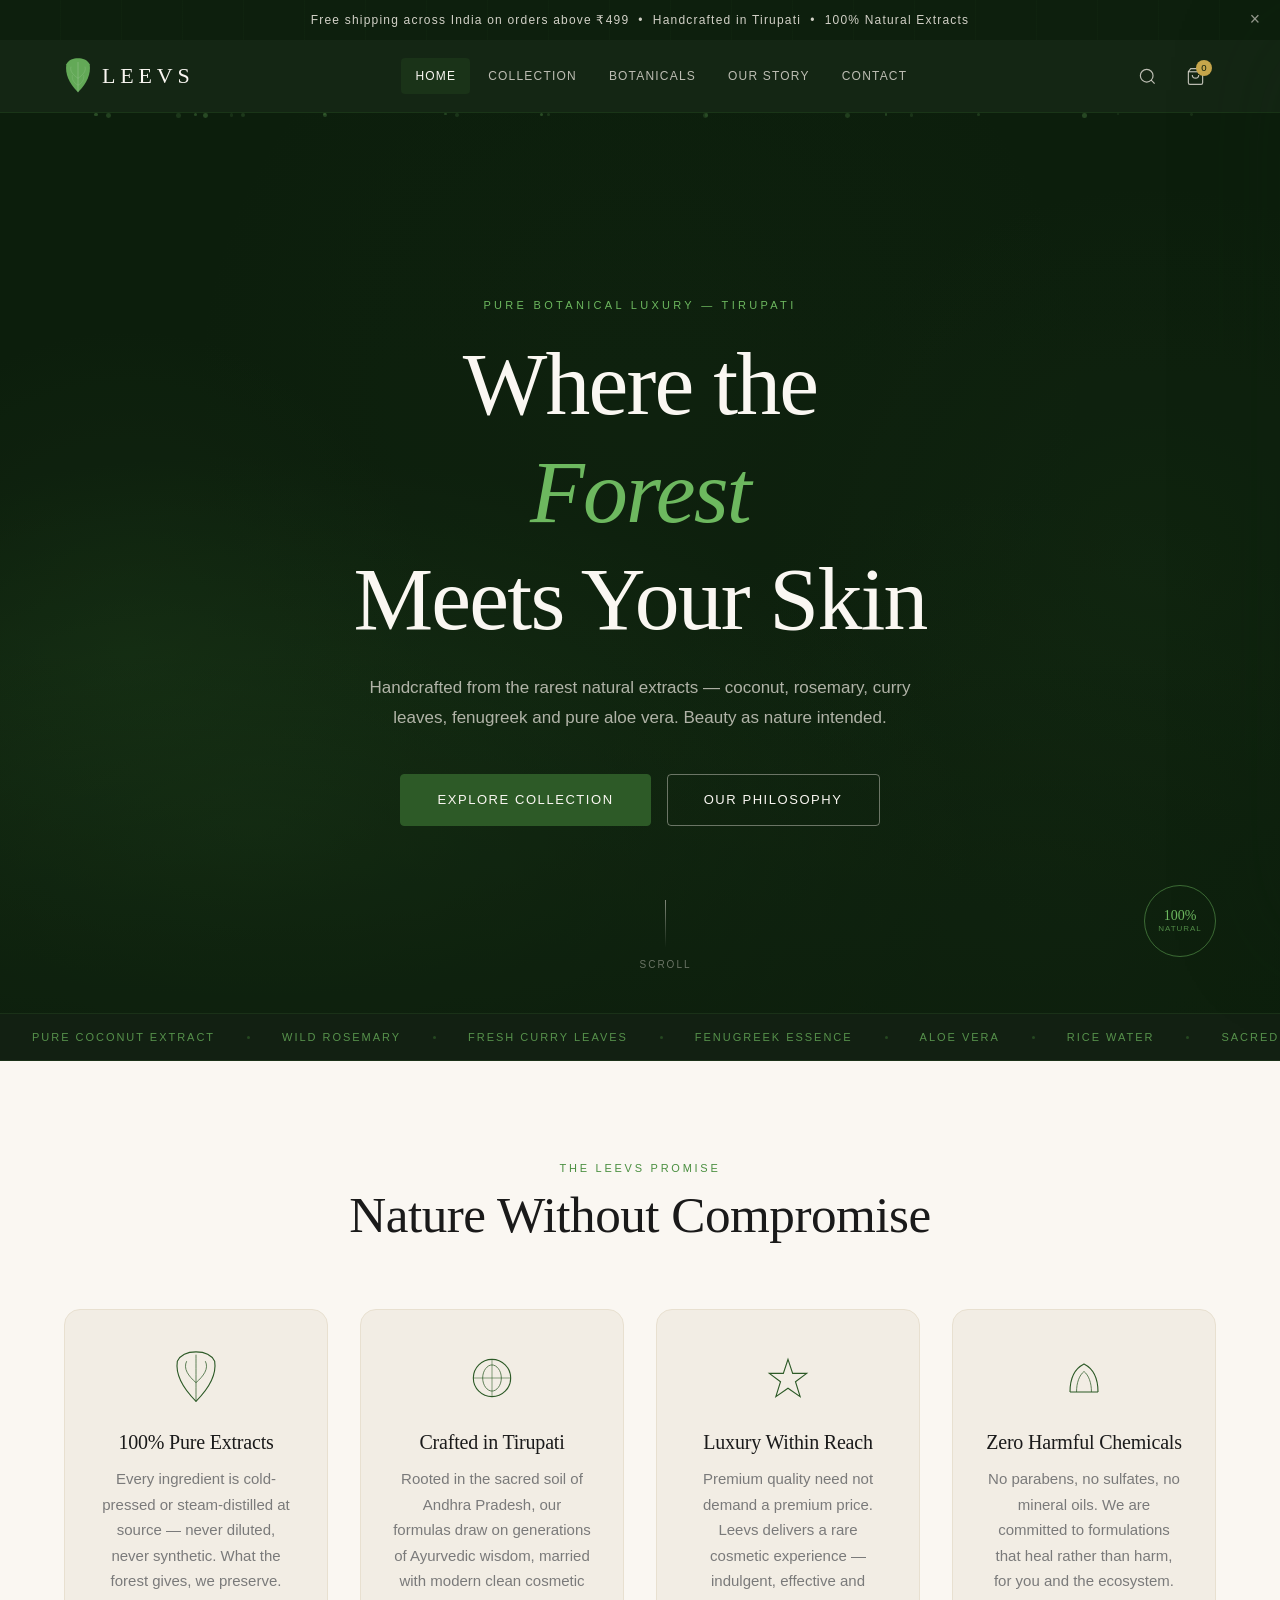
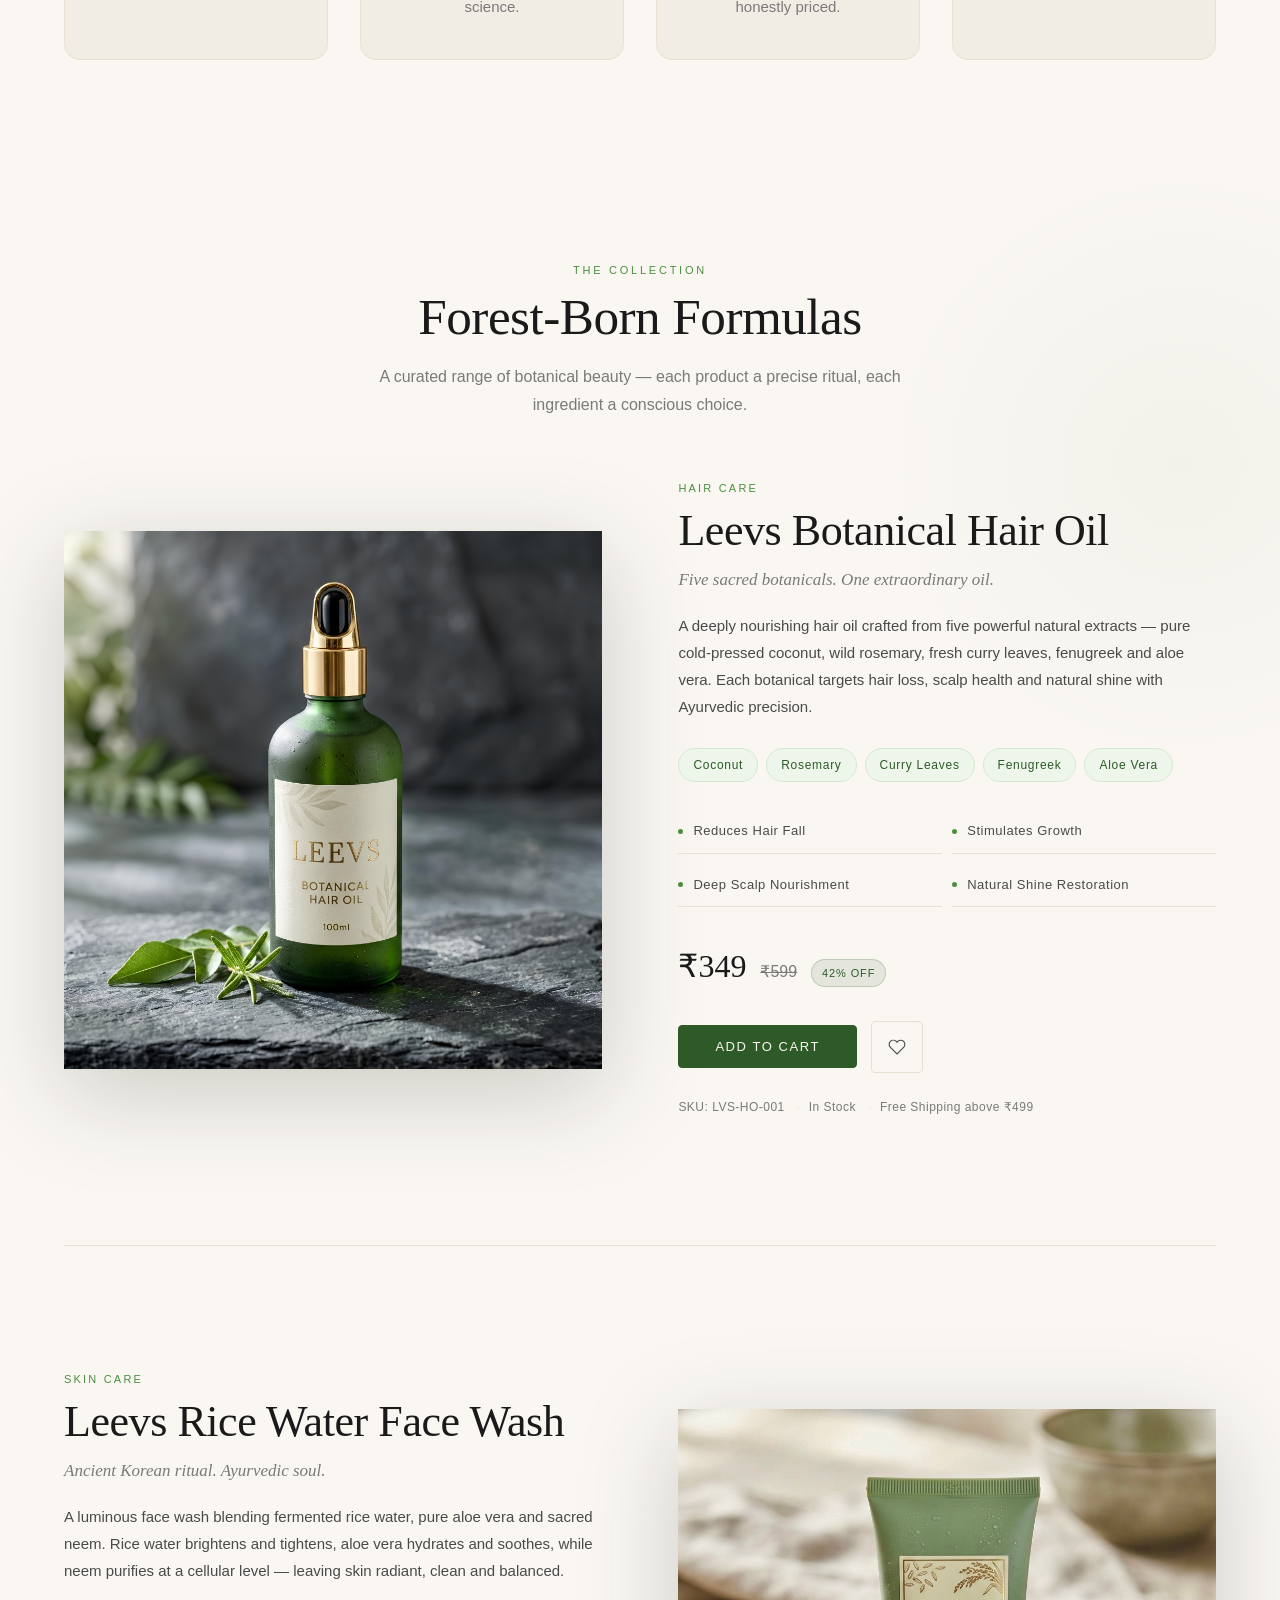
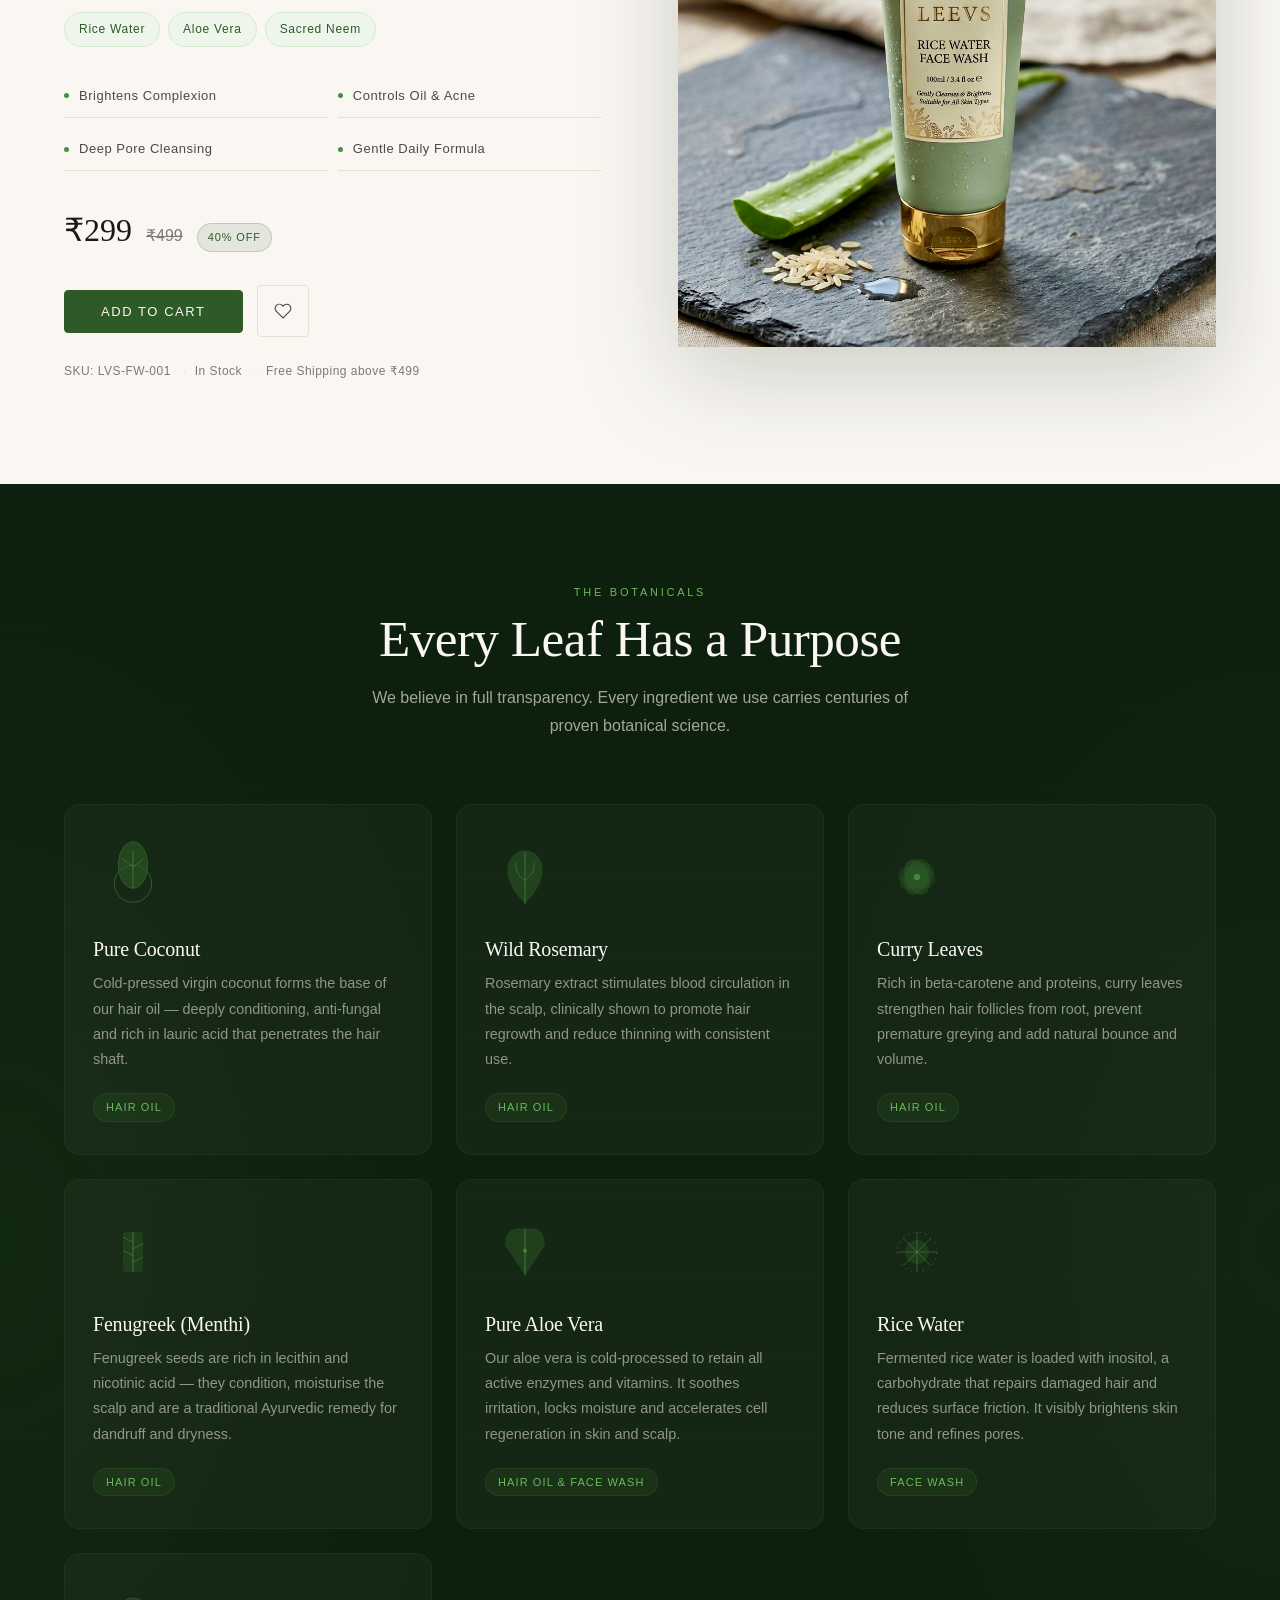
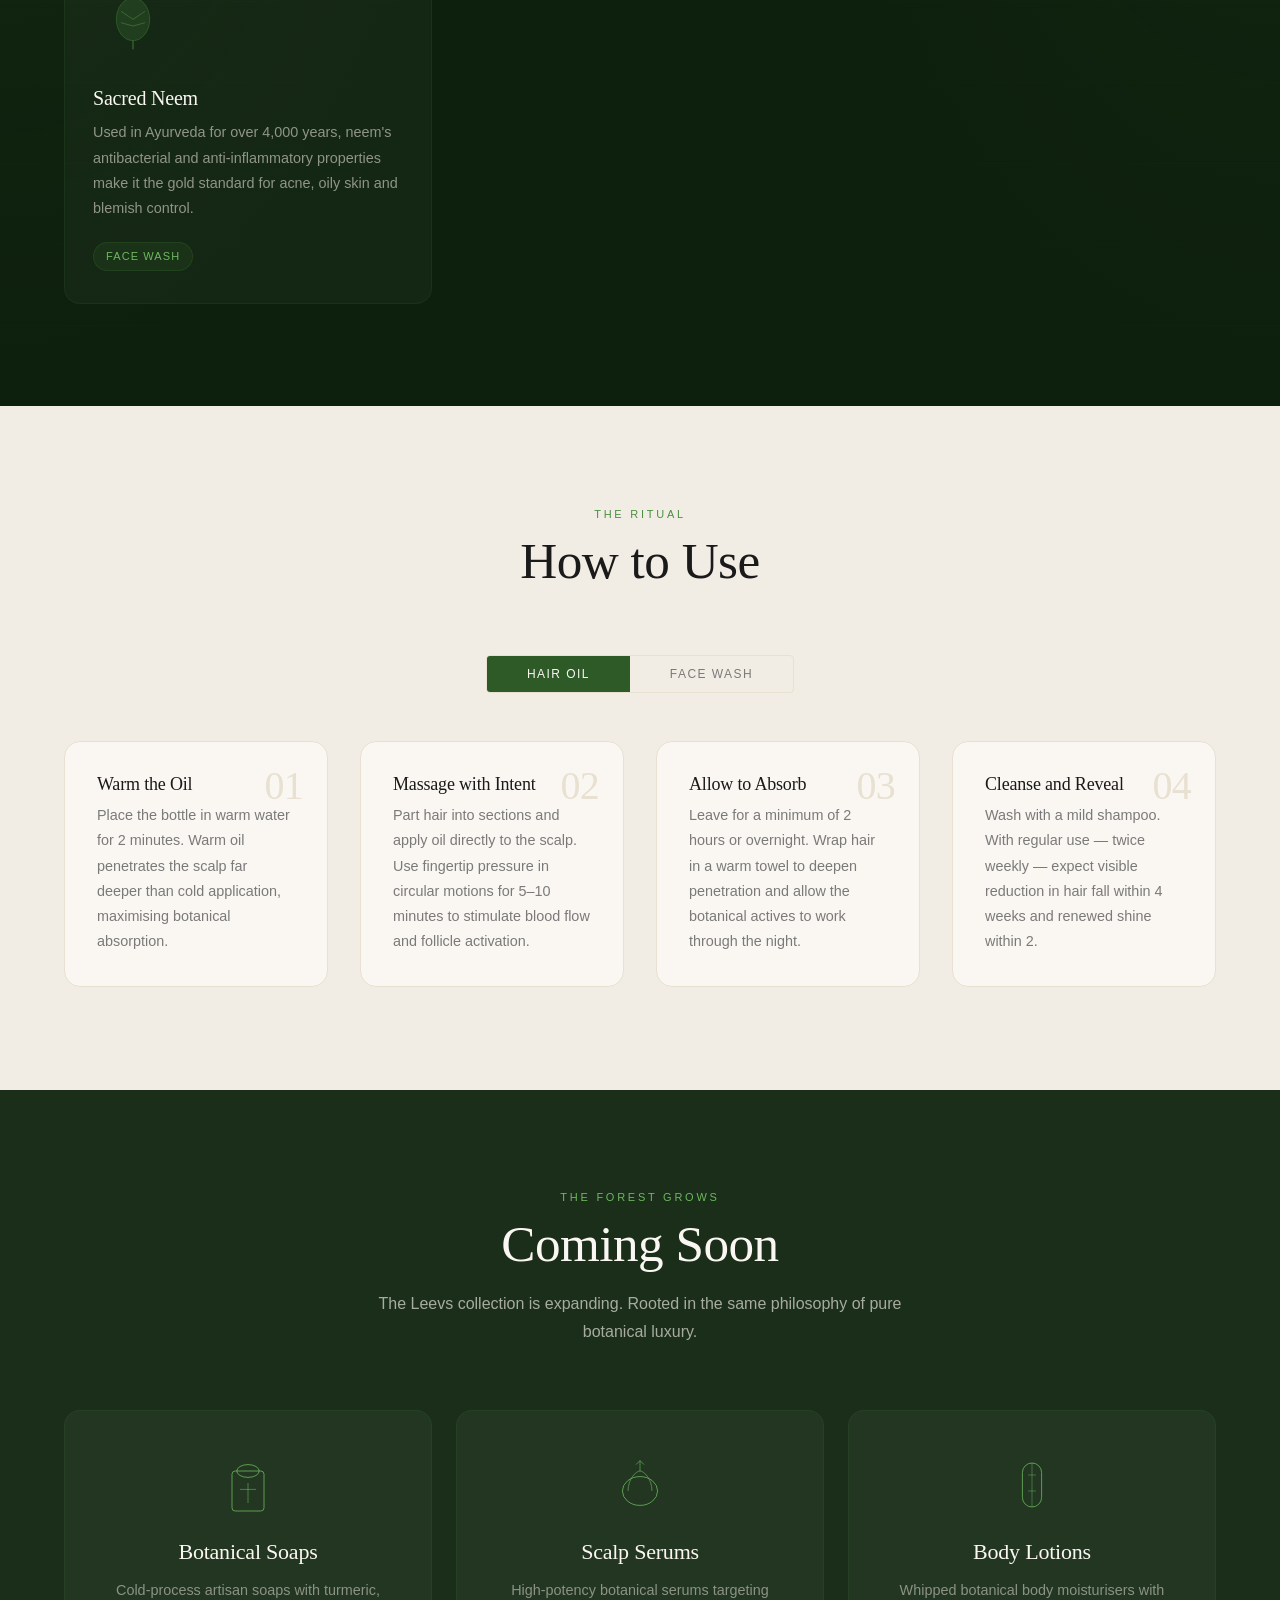
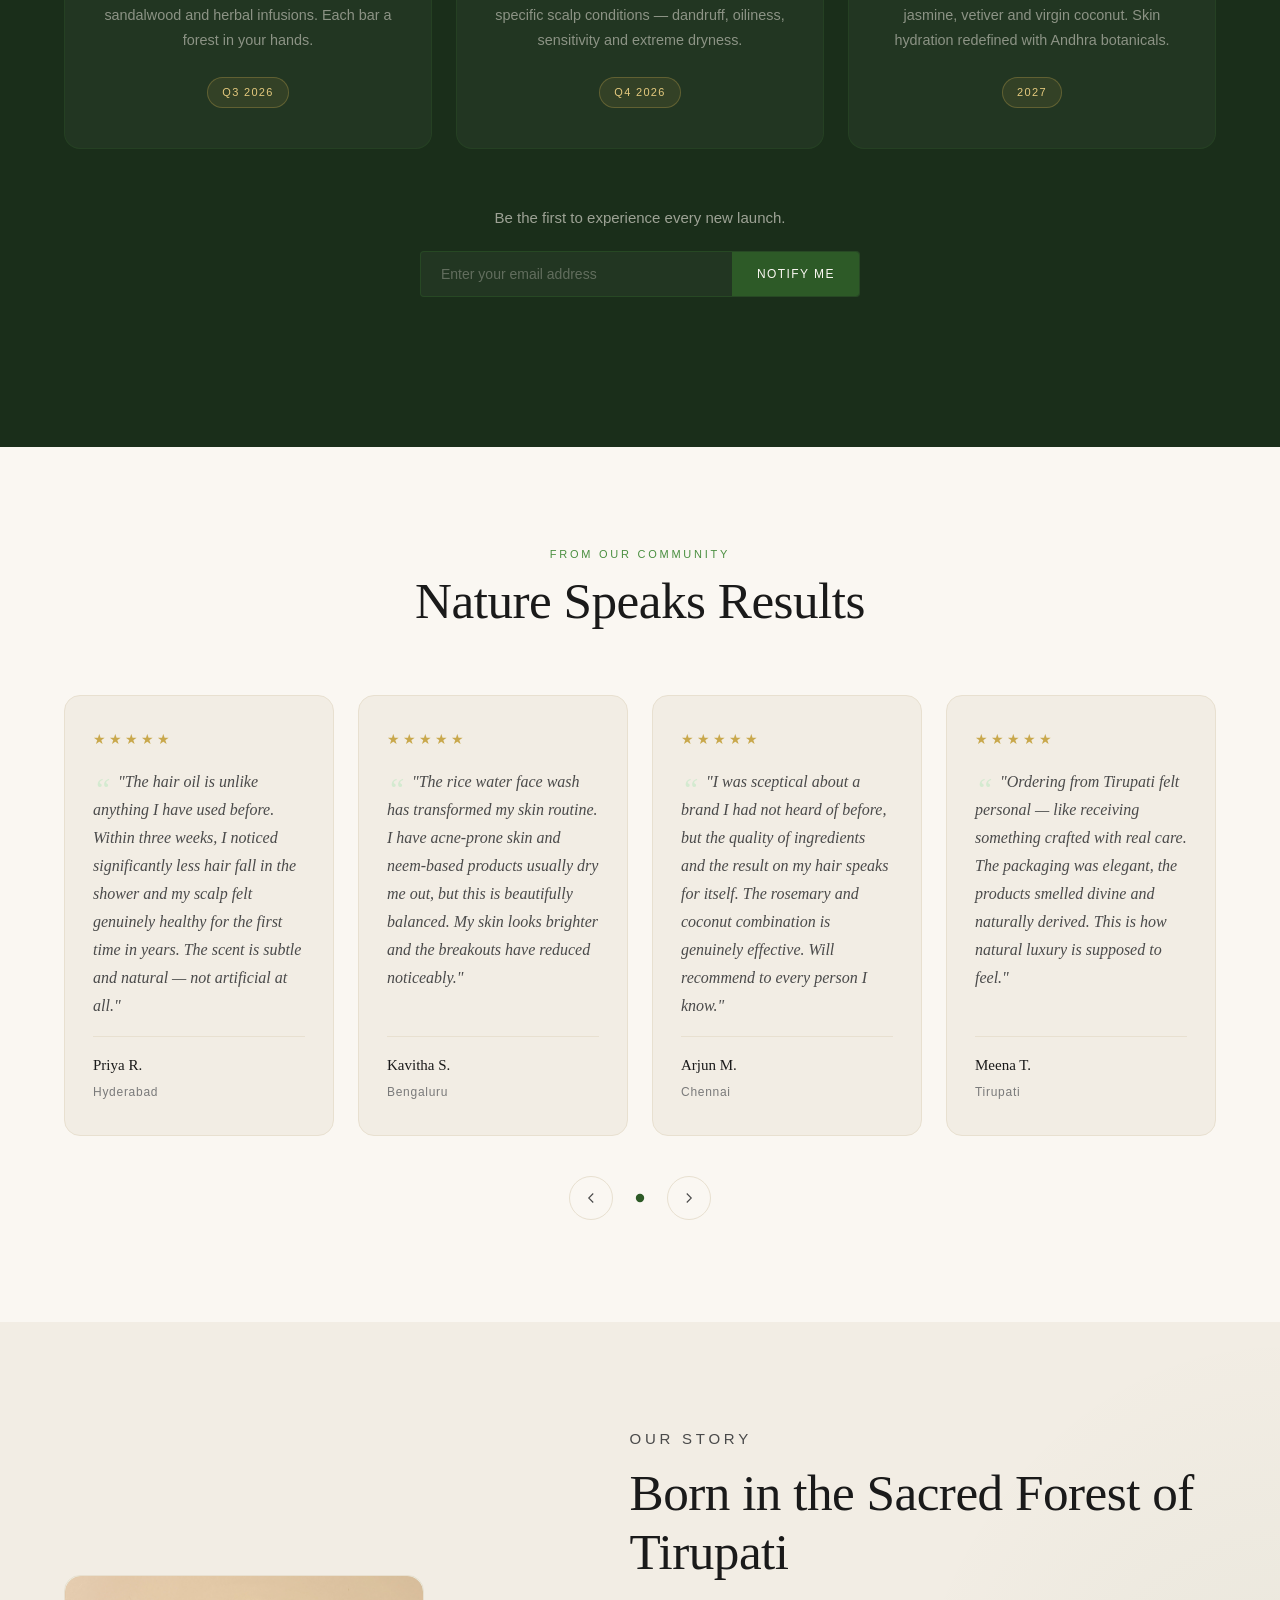
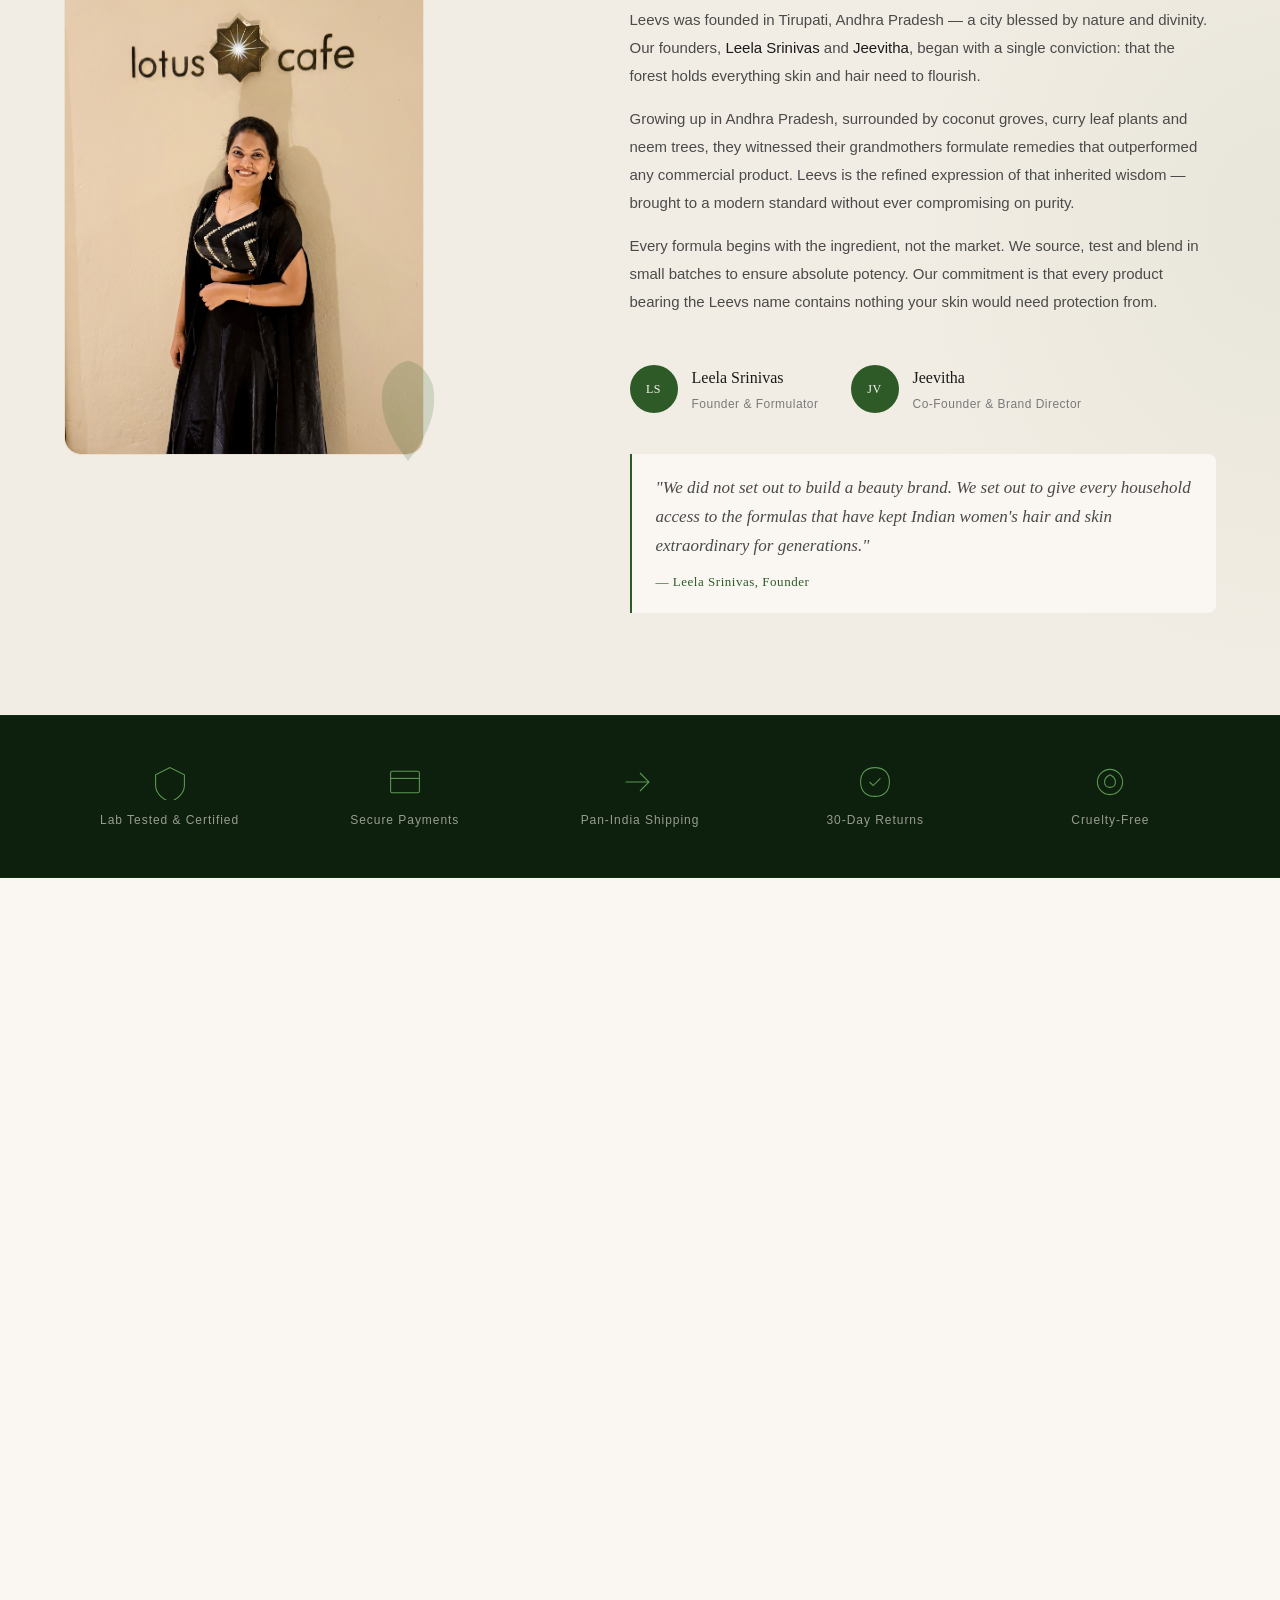
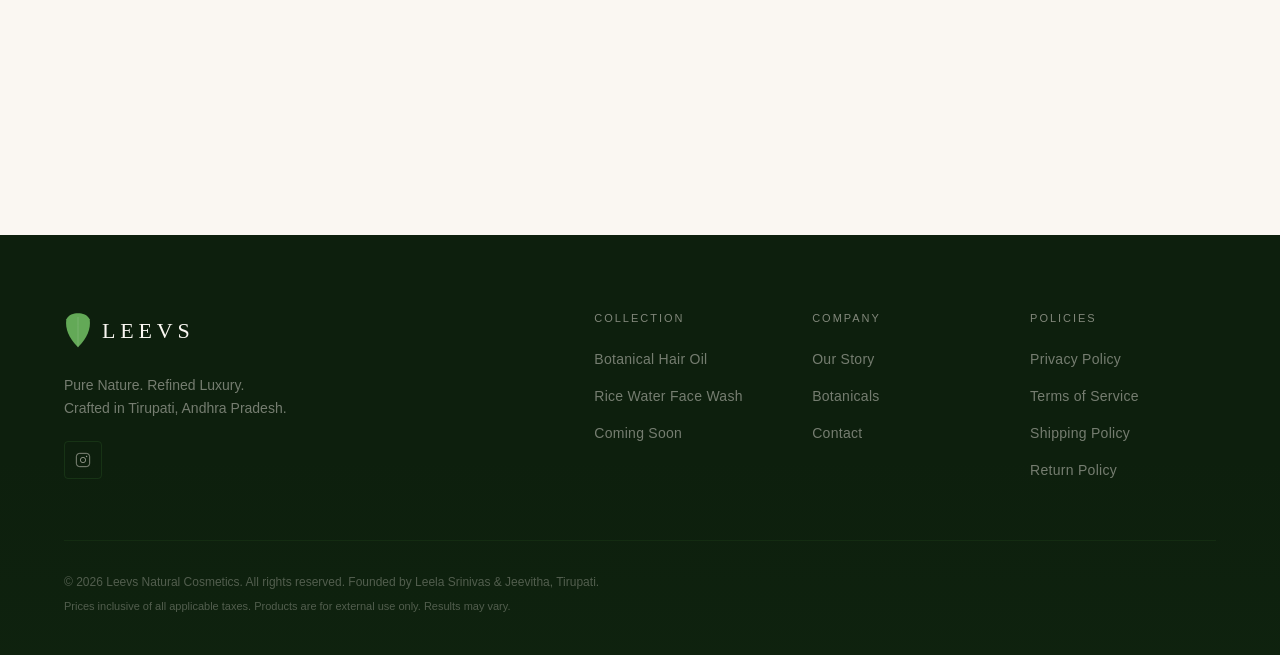
<file: index.html>
<!DOCTYPE html>
<html lang="en">
<head>
  <meta charset="UTF-8" />
  <meta name="viewport" content="width=device-width, initial-scale=1.0" />
  <meta http-equiv="X-UA-Compatible" content="IE=edge" />

  <!-- SEO Meta Tags -->
  <title>Leevs — Pure Nature, Refined Luxury | Natural Hair & Skin Care from Tirupati</title>
  <meta name="description" content="Leevs crafts luxury natural cosmetics from the heart of Tirupati — pure coconut, rosemary, curry leaves, fenugreek, aloe vera, rice water and neem. Hair oils and face washes rooted in nature, refined for modern living." />
  <meta name="keywords" content="natural hair oil, coconut rosemary hair oil, curry leaves hair oil, fenugreek hair oil, aloe vera hair oil, rice water face wash, neem face wash, natural cosmetics Tirupati, organic beauty India, leevs, leevs.in, luxury natural skincare" />
  <meta name="author" content="Leevs Natural Cosmetics — Leela Srinivas & Jeevitha" />
  <meta name="robots" content="index, follow" />
  <meta name="theme-color" content="#1a2e1a" />
  <link rel="canonical" href="https://leevs.in/" />

  <!-- Open Graph / Social -->
  <meta property="og:type" content="website" />
  <meta property="og:url" content="https://leevs.in/" />
  <meta property="og:title" content="Leevs — Pure Nature, Refined Luxury" />
  <meta property="og:description" content="Natural cosmetics crafted with coconut, rosemary, curry leaves, fenugreek and aloe vera. Luxury skincare rooted in nature, from Tirupati." />
  <meta property="og:image" content="https://leevs.in/assets/og-image.jpg" />
  <meta property="og:site_name" content="Leevs" />
  <meta property="og:locale" content="en_IN" />

  <!-- Twitter Card -->
  <meta name="twitter:card" content="summary_large_image" />
  <meta name="twitter:title" content="Leevs — Pure Nature, Refined Luxury" />
  <meta name="twitter:description" content="Natural cosmetics from Tirupati. Hair oils and face washes crafted from pure botanical extracts." />
  <meta name="twitter:image" content="https://leevs.in/assets/og-image.jpg" />

  <!-- Schema.org Structured Data -->
  <script type="application/ld+json">
  {
    "@context": "https://schema.org",
    "@type": "Organization",
    "name": "Leevs Natural Cosmetics",
    "url": "https://leevs.in",
    "logo": "https://leevs.in/assets/logo.png",
    "description": "Luxury natural cosmetics from Tirupati, India. Pure botanical extracts in every product.",
    "address": {
      "@type": "PostalAddress",
      "addressLocality": "Tirupati",
      "addressRegion": "Andhra Pradesh",
      "addressCountry": "IN"
    },
    "founder": [
      {"@type": "Person", "name": "Leela Srinivas"},
      {"@type": "Person", "name": "Jeevitha"}
    ],
    "sameAs": [
      "https://instagram.com/leevs.in",
      "https://facebook.com/leevs.in"
    ]
  }
  </script>

  <script type="application/ld+json">
  {
    "@context": "https://schema.org",
    "@type": "WebSite",
    "name": "Leevs",
    "url": "https://leevs.in",
    "potentialAction": {
      "@type": "SearchAction",
      "target": "https://leevs.in/search?q={search_term_string}",
      "query-input": "required name=search_term_string"
    }
  }
  </script>

  <!-- Preconnect for performance -->
  <link rel="preconnect" href="https://fonts.googleapis.com" />
  <link rel="preconnect" href="https://fonts.gstatic.com" crossorigin />
  <link href="https://fonts.googleapis.com/css2?family=Cormorant+Garamond:ital,wght@0,300;0,400;0,500;0,600;1,300;1,400&family=Jost:wght@200;300;400;500&family=Cinzel:wght@400;500;600&display=swap" rel="stylesheet" />

  <!-- Favicon -->
  <link rel="icon" type="image/svg+xml" href="data:image/svg+xml,%3Csvg xmlns='http://www.w3.org/2000/svg' viewBox='0 0 100 100'%3E%3Cellipse cx='50' cy='50' rx='20' ry='40' fill='%232d5a27'/%3E%3Cellipse cx='50' cy='50' rx='40' ry='20' fill='%232d5a27' opacity='0.6'/%3E%3C/svg%3E" />

  <!-- Security Headers via meta -->
  <meta http-equiv="Content-Security-Policy" content="default-src 'self' https://fonts.googleapis.com https://fonts.gstatic.com; script-src 'self' 'unsafe-inline'; style-src 'self' 'unsafe-inline' https://fonts.googleapis.com; img-src 'self' data: https:; connect-src 'self';" />
  <meta http-equiv="X-Content-Type-Options" content="nosniff" />
  <meta http-equiv="Referrer-Policy" content="strict-origin-when-cross-origin" />
  <meta http-equiv="Permissions-Policy" content="geolocation=(), microphone=(), camera=()" />

  <link rel="stylesheet" href="style.css" />
</head>

<body>

  <!-- Scroll Progress Bar -->
  <div id="scroll-progress" aria-hidden="true"></div>

  <!-- Announcement Bar -->
  <div class="announcement-bar" id="announcement-bar" role="banner">
    <p>Free shipping across India on orders above &#8377;499 &nbsp;&bull;&nbsp; Handcrafted in Tirupati &nbsp;&bull;&nbsp; 100% Natural Extracts</p>
    <button class="announcement-close" id="announcement-close" aria-label="Close announcement">&times;</button>
  </div>

  <!-- Navigation -->
  <header class="site-header" id="site-header" role="banner">
    <nav class="nav-container" aria-label="Primary Navigation">

      <button class="nav-hamburger" id="nav-hamburger" aria-label="Open menu" aria-expanded="false" aria-controls="nav-menu">
        <span></span>
        <span></span>
        <span></span>
      </button>

      <a href="/" class="nav-logo" aria-label="Leevs — Home">
        <svg class="logo-leaf" viewBox="0 0 60 80" xmlns="http://www.w3.org/2000/svg" aria-hidden="true">
          <path d="M30 75 C10 55 2 35 5 15 C10 5 20 2 30 2 C40 2 50 5 55 15 C58 35 50 55 30 75Z" fill="currentColor" opacity="0.9"/>
          <path d="M30 75 C30 55 30 35 30 10" stroke="rgba(255,255,255,0.4)" stroke-width="1" fill="none"/>
          <path d="M30 45 C20 38 12 30 15 20" stroke="rgba(255,255,255,0.3)" stroke-width="0.8" fill="none"/>
          <path d="M30 45 C40 38 48 30 45 20" stroke="rgba(255,255,255,0.3)" stroke-width="0.8" fill="none"/>
          <path d="M30 60 C22 55 16 48 18 38" stroke="rgba(255,255,255,0.25)" stroke-width="0.8" fill="none"/>
          <path d="M30 60 C38 55 44 48 42 38" stroke="rgba(255,255,255,0.25)" stroke-width="0.8" fill="none"/>
        </svg>
        <span class="logo-text">LEEVS</span>
      </a>

      <ul class="nav-links" id="nav-menu" role="list">
        <li><a href="#home" class="nav-link">Home</a></li>
        <li class="nav-dropdown">
          <a href="#collection" class="nav-link" aria-haspopup="true">Collection</a>
          <ul class="dropdown-menu" role="list">
            <li><a href="#hair-oil">Hair Oil</a></li>
            <li><a href="#face-wash">Face Wash</a></li>
            <li><a href="#coming-soon">Coming Soon</a></li>
          </ul>
        </li>
        <li><a href="#ingredients" class="nav-link">Botanicals</a></li>
        <li><a href="#about" class="nav-link">Our Story</a></li>
        <li><a href="#contact" class="nav-link">Contact</a></li>
      </ul>

      <div class="nav-actions">
        <button class="nav-action-btn" id="search-toggle" aria-label="Search">
          <svg viewBox="0 0 24 24" fill="none" stroke="currentColor" stroke-width="1.5" aria-hidden="true"><circle cx="11" cy="11" r="8"/><path d="m21 21-4.35-4.35"/></svg>
        </button>
        <button class="nav-action-btn cart-btn" id="cart-toggle" aria-label="Shopping cart">
          <svg viewBox="0 0 24 24" fill="none" stroke="currentColor" stroke-width="1.5" aria-hidden="true"><path d="M6 2 3 6v14a2 2 0 0 0 2 2h14a2 2 0 0 0 2-2V6l-3-4z"/><line x1="3" y1="6" x2="21" y2="6"/><path d="M16 10a4 4 0 0 1-8 0"/></svg>
          <span class="cart-count" id="cart-count" aria-label="0 items in cart">0</span>
        </button>
      </div>

    </nav>

    <!-- Search Overlay -->
    <div class="search-overlay" id="search-overlay" role="search" aria-hidden="true">
      <button class="search-close" id="search-close" aria-label="Close search">&times;</button>
      <form class="search-form" action="/search" method="get" onsubmit="return sanitizeSearch(this)">
        <input type="search" name="q" id="search-input" placeholder="Search botanical formulas..." autocomplete="off" maxlength="100" aria-label="Search products" />
        <button type="submit" aria-label="Submit search">
          <svg viewBox="0 0 24 24" fill="none" stroke="currentColor" stroke-width="1.5" aria-hidden="true"><circle cx="11" cy="11" r="8"/><path d="m21 21-4.35-4.35"/></svg>
        </button>
      </form>
    </div>
  </header>

  <!-- Mobile Nav Drawer -->
  <div class="mobile-nav-overlay" id="mobile-nav-overlay" aria-hidden="true"></div>
  <aside class="mobile-nav" id="mobile-nav" role="navigation" aria-label="Mobile Navigation" aria-hidden="true">
    <button class="mobile-nav-close" id="mobile-nav-close" aria-label="Close menu">&times;</button>
    <ul role="list">
      <li><a href="#home" class="mobile-nav-link">Home</a></li>
      <li><a href="#collection" class="mobile-nav-link">Collection</a></li>
      <li><a href="#hair-oil" class="mobile-nav-link">Hair Oil</a></li>
      <li><a href="#face-wash" class="mobile-nav-link">Face Wash</a></li>
      <li><a href="#ingredients" class="mobile-nav-link">Botanicals</a></li>
      <li><a href="#about" class="mobile-nav-link">Our Story</a></li>
      <li><a href="#contact" class="mobile-nav-link">Contact</a></li>
    </ul>
  </aside>

  <!-- Cart Sidebar -->
  <div class="cart-overlay" id="cart-overlay" aria-hidden="true"></div>
  <aside class="cart-sidebar" id="cart-sidebar" role="complementary" aria-label="Shopping Cart" aria-hidden="true">
    <div class="cart-header">
      <h2>Your Selection</h2>
      <button class="cart-close" id="cart-close" aria-label="Close cart">&times;</button>
    </div>
    <div class="cart-items" id="cart-items">
      <div class="cart-empty" id="cart-empty">
        <svg viewBox="0 0 80 80" fill="none" xmlns="http://www.w3.org/2000/svg" aria-hidden="true">
          <ellipse cx="40" cy="40" rx="16" ry="30" fill="#2d5a27" opacity="0.15"/>
          <ellipse cx="40" cy="40" rx="30" ry="16" fill="#2d5a27" opacity="0.08"/>
        </svg>
        <p>Your cart is empty.</p>
        <p class="cart-empty-sub">Explore our botanical collection.</p>
      </div>
    </div>
    <div class="cart-footer" id="cart-footer" style="display:none;">
      <div class="cart-subtotal">
        <span>Subtotal</span>
        <span id="cart-subtotal">&#8377;0</span>
      </div>
      <p class="cart-note">Taxes and shipping calculated at checkout.</p>
      <a href="checkout.html" class="btn-primary cart-checkout-btn">Proceed to Checkout</a>
    </div>
  </aside>

  <!-- Main Content -->
  <main id="main-content">

    <!-- HERO SECTION -->
    <section class="hero-section" id="home" aria-label="Hero">
      <div class="hero-forest-bg" aria-hidden="true">
        <div class="forest-layer forest-layer-1"></div>
        <div class="forest-layer forest-layer-2"></div>
        <div class="forest-layer forest-layer-3"></div>
        <div class="forest-particles" id="forest-particles"></div>
        <div class="hero-veil"></div>
      </div>

      <div class="hero-content">
        <p class="hero-eyebrow" data-reveal>Pure Botanical Luxury — Tirupati</p>
        <h1 class="hero-title" data-reveal>
          <span class="title-line">Where the</span>
          <span class="title-line title-accent">Forest</span>
          <span class="title-line">Meets Your Skin</span>
        </h1>
        <p class="hero-subtitle" data-reveal>Handcrafted from the rarest natural extracts — coconut, rosemary, curry leaves, fenugreek and pure aloe vera. Beauty as nature intended.</p>
        <div class="hero-actions" data-reveal>
          <a href="#collection" class="btn-primary">Explore Collection</a>
          <a href="#about" class="btn-ghost">Our Philosophy</a>
        </div>
      </div>

      <div class="hero-scroll-indicator" aria-hidden="true">
        <span class="scroll-line"></span>
        <span class="scroll-text">Scroll</span>
      </div>

      <div class="hero-badge" aria-label="100% natural ingredients">
        <div class="badge-ring">
          <span>100%</span>
          <small>Natural</small>
        </div>
      </div>
    </section>

    <!-- MARQUEE STRIP -->
    <section class="marquee-section" aria-hidden="true">
      <div class="marquee-track">
        <div class="marquee-content">
          <span>Pure Coconut Extract</span>
          <span class="marquee-dot"></span>
          <span>Wild Rosemary</span>
          <span class="marquee-dot"></span>
          <span>Fresh Curry Leaves</span>
          <span class="marquee-dot"></span>
          <span>Fenugreek Essence</span>
          <span class="marquee-dot"></span>
          <span>Aloe Vera</span>
          <span class="marquee-dot"></span>
          <span>Rice Water</span>
          <span class="marquee-dot"></span>
          <span>Sacred Neem</span>
          <span class="marquee-dot"></span>
          <span>Forest Botanicals</span>
          <span class="marquee-dot"></span>
        </div>
        <div class="marquee-content" aria-hidden="true">
          <span>Pure Coconut Extract</span>
          <span class="marquee-dot"></span>
          <span>Wild Rosemary</span>
          <span class="marquee-dot"></span>
          <span>Fresh Curry Leaves</span>
          <span class="marquee-dot"></span>
          <span>Fenugreek Essence</span>
          <span class="marquee-dot"></span>
          <span>Aloe Vera</span>
          <span class="marquee-dot"></span>
          <span>Rice Water</span>
          <span class="marquee-dot"></span>
          <span>Sacred Neem</span>
          <span class="marquee-dot"></span>
          <span>Forest Botanicals</span>
          <span class="marquee-dot"></span>
        </div>
      </div>
    </section>

    <!-- BRAND PILLARS -->
    <section class="pillars-section" aria-labelledby="pillars-title">
      <div class="container">
        <header class="section-header" data-reveal>
          <p class="section-eyebrow">The Leevs Promise</p>
          <h2 id="pillars-title" class="section-title">Nature Without Compromise</h2>
        </header>
        <div class="pillars-grid">
          <article class="pillar-card" data-reveal data-delay="0">
            <div class="pillar-icon" aria-hidden="true">
              <svg viewBox="0 0 60 60" fill="none" xmlns="http://www.w3.org/2000/svg">
                <path d="M30 55 C15 40 8 25 10 12 C14 4 22 2 30 2 C38 2 46 4 50 12 C52 25 45 40 30 55Z" stroke="currentColor" stroke-width="1.2" fill="none"/>
                <path d="M30 55 C30 35 30 15 30 5" stroke="currentColor" stroke-width="0.8" fill="none"/>
                <path d="M30 35 C22 28 16 20 20 12" stroke="currentColor" stroke-width="0.8" fill="none"/>
                <path d="M30 35 C38 28 44 20 40 12" stroke="currentColor" stroke-width="0.8" fill="none"/>
              </svg>
            </div>
            <h3>100% Pure Extracts</h3>
            <p>Every ingredient is cold-pressed or steam-distilled at source — never diluted, never synthetic. What the forest gives, we preserve.</p>
          </article>
          <article class="pillar-card" data-reveal data-delay="100">
            <div class="pillar-icon" aria-hidden="true">
              <svg viewBox="0 0 60 60" fill="none" xmlns="http://www.w3.org/2000/svg">
                <circle cx="30" cy="30" r="20" stroke="currentColor" stroke-width="1.2" fill="none"/>
                <path d="M20 30 C20 22 25 16 30 16 C35 16 40 22 40 30 C40 38 35 44 30 44 C25 44 20 38 20 30Z" stroke="currentColor" stroke-width="0.8" fill="none"/>
                <path d="M30 10 L30 50 M10 30 L50 30" stroke="currentColor" stroke-width="0.6" fill="none"/>
              </svg>
            </div>
            <h3>Crafted in Tirupati</h3>
            <p>Rooted in the sacred soil of Andhra Pradesh, our formulas draw on generations of Ayurvedic wisdom, married with modern clean cosmetic science.</p>
          </article>
          <article class="pillar-card" data-reveal data-delay="200">
            <div class="pillar-icon" aria-hidden="true">
              <svg viewBox="0 0 60 60" fill="none" xmlns="http://www.w3.org/2000/svg">
                <path d="M30 10 L35 25 L50 25 L38 34 L43 50 L30 41 L17 50 L22 34 L10 25 L25 25 Z" stroke="currentColor" stroke-width="1.2" fill="none"/>
              </svg>
            </div>
            <h3>Luxury Within Reach</h3>
            <p>Premium quality need not demand a premium price. Leevs delivers a rare cosmetic experience — indulgent, effective and honestly priced.</p>
          </article>
          <article class="pillar-card" data-reveal data-delay="300">
            <div class="pillar-icon" aria-hidden="true">
              <svg viewBox="0 0 60 60" fill="none" xmlns="http://www.w3.org/2000/svg">
                <path d="M15 45 C15 30 20 20 30 15 C40 20 45 30 45 45" stroke="currentColor" stroke-width="1.2" fill="none"/>
                <path d="M22 45 C22 35 25 27 30 23 C35 27 38 35 38 45" stroke="currentColor" stroke-width="0.8" fill="none"/>
                <line x1="15" y1="45" x2="45" y2="45" stroke="currentColor" stroke-width="1.2"/>
              </svg>
            </div>
            <h3>Zero Harmful Chemicals</h3>
            <p>No parabens, no sulfates, no mineral oils. We are committed to formulations that heal rather than harm, for you and the ecosystem.</p>
          </article>
        </div>
      </div>
    </section>

    <!-- COLLECTION SECTION -->
    <section class="collection-section" id="collection" aria-labelledby="collection-title">
      <div class="collection-bg-art" aria-hidden="true"></div>
      <div class="container">
        <header class="section-header" data-reveal>
          <p class="section-eyebrow">The Collection</p>
          <h2 id="collection-title" class="section-title">Forest-Born Formulas</h2>
          <p class="section-desc">A curated range of botanical beauty — each product a precise ritual, each ingredient a conscious choice.</p>
        </header>

        <!-- HAIR OIL PRODUCT -->
        <article class="product-feature" id="hair-oil" itemscope itemtype="https://schema.org/Product">
          <div class="product-visual" data-reveal>
            <div class="product-vessel">
  <img src="assets/hair-oil.jpg" alt="Leevs Botanical Hair Oil 100ml" loading="lazy" />
</div>
            <div class="product-botanical-ring" aria-hidden="true">
              <svg viewBox="0 0 300 300" xmlns="http://www.w3.org/2000/svg">
                <circle cx="150" cy="150" r="130" stroke="#2d5a27" stroke-width="0.5" fill="none" stroke-dasharray="4 8"/>
                <ellipse cx="150" cy="20" rx="8" ry="14" fill="#2d5a27" opacity="0.4" transform="rotate(0 150 150)"/>
                <ellipse cx="150" cy="20" rx="8" ry="14" fill="#2d5a27" opacity="0.35" transform="rotate(45 150 150)"/>
                <ellipse cx="150" cy="20" rx="8" ry="14" fill="#2d5a27" opacity="0.3" transform="rotate(90 150 150)"/>
                <ellipse cx="150" cy="20" rx="8" ry="14" fill="#2d5a27" opacity="0.25" transform="rotate(135 150 150)"/>
                <ellipse cx="150" cy="20" rx="8" ry="14" fill="#2d5a27" opacity="0.2" transform="rotate(180 150 150)"/>
                <ellipse cx="150" cy="20" rx="8" ry="14" fill="#2d5a27" opacity="0.25" transform="rotate(225 150 150)"/>
                <ellipse cx="150" cy="20" rx="8" ry="14" fill="#2d5a27" opacity="0.3" transform="rotate(270 150 150)"/>
                <ellipse cx="150" cy="20" rx="8" ry="14" fill="#2d5a27" opacity="0.35" transform="rotate(315 150 150)"/>
              </svg>
            </div>
          </div>

          <div class="product-details" data-reveal data-delay="150">
            <p class="product-category" itemprop="category">Hair Care</p>
            <h2 class="product-name" itemprop="name">Leevs Botanical Hair Oil</h2>
            <p class="product-tagline">Five sacred botanicals. One extraordinary oil.</p>
            <p class="product-description" itemprop="description">A deeply nourishing hair oil crafted from five powerful natural extracts — pure cold-pressed coconut, wild rosemary, fresh curry leaves, fenugreek and aloe vera. Each botanical targets hair loss, scalp health and natural shine with Ayurvedic precision.</p>

            <div class="ingredient-tags" aria-label="Key ingredients">
              <span class="ingredient-tag">Coconut</span>
              <span class="ingredient-tag">Rosemary</span>
              <span class="ingredient-tag">Curry Leaves</span>
              <span class="ingredient-tag">Fenugreek</span>
              <span class="ingredient-tag">Aloe Vera</span>
            </div>

            <div class="product-benefits">
              <div class="benefit-item">
                <span class="benefit-label">Reduces Hair Fall</span>
              </div>
              <div class="benefit-item">
                <span class="benefit-label">Stimulates Growth</span>
              </div>
              <div class="benefit-item">
                <span class="benefit-label">Deep Scalp Nourishment</span>
              </div>
              <div class="benefit-item">
                <span class="benefit-label">Natural Shine Restoration</span>
              </div>
            </div>

            <div class="product-pricing" itemprop="offers" itemscope itemtype="https://schema.org/Offer">
              <meta itemprop="priceCurrency" content="INR" />
              <meta itemprop="price" content="349" />
              <meta itemprop="availability" content="https://schema.org/InStock" />
              <span class="price-current">&#8377;349</span>
              <span class="price-original">&#8377;599</span>
              <span class="price-badge">42% OFF</span>
            </div>

            <div class="product-actions">
              <button class="btn-primary add-to-cart" data-id="1" data-name="Leevs Botanical Hair Oil" data-price="349" data-qty="1">Add to Cart</button>
              <button class="btn-wishlist" aria-label="Add to wishlist">
                <svg viewBox="0 0 24 24" fill="none" stroke="currentColor" stroke-width="1.5" aria-hidden="true"><path d="M20.84 4.61a5.5 5.5 0 0 0-7.78 0L12 5.67l-1.06-1.06a5.5 5.5 0 0 0-7.78 7.78l1.06 1.06L12 21.23l7.78-7.78 1.06-1.06a5.5 5.5 0 0 0 0-7.78z"/></svg>
              </button>
            </div>

            <div class="product-meta">
              <span>SKU: LVS-HO-001</span>
              <span>In Stock</span>
              <span>Free Shipping above &#8377;499</span>
            </div>
          </div>
        </article>

        <!-- FACE WASH PRODUCT -->
        <article class="product-feature product-feature-reverse" id="face-wash" itemscope itemtype="https://schema.org/Product">
          <div class="product-visual" data-reveal>
            <div class="product-vessel vessel-tube">
  <img src="assets/face-wash.jpg" alt="Leevs Rice Water Face Wash 100ml" loading="lazy" />
</div>
            <div class="product-botanical-ring" aria-hidden="true">
              <svg viewBox="0 0 300 300" xmlns="http://www.w3.org/2000/svg">
                <circle cx="150" cy="150" r="130" stroke="#3d7a35" stroke-width="0.5" fill="none" stroke-dasharray="4 8"/>
                <ellipse cx="150" cy="20" rx="6" ry="11" fill="#3d7a35" opacity="0.4" transform="rotate(0 150 150)"/>
                <ellipse cx="150" cy="20" rx="6" ry="11" fill="#3d7a35" opacity="0.35" transform="rotate(60 150 150)"/>
                <ellipse cx="150" cy="20" rx="6" ry="11" fill="#3d7a35" opacity="0.3" transform="rotate(120 150 150)"/>
                <ellipse cx="150" cy="20" rx="6" ry="11" fill="#3d7a35" opacity="0.25" transform="rotate(180 150 150)"/>
                <ellipse cx="150" cy="20" rx="6" ry="11" fill="#3d7a35" opacity="0.3" transform="rotate(240 150 150)"/>
                <ellipse cx="150" cy="20" rx="6" ry="11" fill="#3d7a35" opacity="0.35" transform="rotate(300 150 150)"/>
              </svg>
            </div>
          </div>

          <div class="product-details" data-reveal data-delay="150">
            <p class="product-category" itemprop="category">Skin Care</p>
            <h2 class="product-name" itemprop="name">Leevs Rice Water Face Wash</h2>
            <p class="product-tagline">Ancient Korean ritual. Ayurvedic soul.</p>
            <p class="product-description" itemprop="description">A luminous face wash blending fermented rice water, pure aloe vera and sacred neem. Rice water brightens and tightens, aloe vera hydrates and soothes, while neem purifies at a cellular level — leaving skin radiant, clean and balanced.</p>

            <div class="ingredient-tags" aria-label="Key ingredients">
              <span class="ingredient-tag">Rice Water</span>
              <span class="ingredient-tag">Aloe Vera</span>
              <span class="ingredient-tag">Sacred Neem</span>
            </div>

            <div class="product-benefits">
              <div class="benefit-item">
                <span class="benefit-label">Brightens Complexion</span>
              </div>
              <div class="benefit-item">
                <span class="benefit-label">Controls Oil & Acne</span>
              </div>
              <div class="benefit-item">
                <span class="benefit-label">Deep Pore Cleansing</span>
              </div>
              <div class="benefit-item">
                <span class="benefit-label">Gentle Daily Formula</span>
              </div>
            </div>

            <div class="product-pricing" itemprop="offers" itemscope itemtype="https://schema.org/Offer">
              <meta itemprop="priceCurrency" content="INR" />
              <meta itemprop="price" content="299" />
              <meta itemprop="availability" content="https://schema.org/InStock" />
              <span class="price-current">&#8377;299</span>
              <span class="price-original">&#8377;499</span>
              <span class="price-badge">40% OFF</span>
            </div>

            <div class="product-actions">
              <button class="btn-primary add-to-cart" data-id="2" data-name="Leevs Rice Water Face Wash" data-price="299" data-qty="1">Add to Cart</button>
              <button class="btn-wishlist" aria-label="Add to wishlist">
                <svg viewBox="0 0 24 24" fill="none" stroke="currentColor" stroke-width="1.5" aria-hidden="true"><path d="M20.84 4.61a5.5 5.5 0 0 0-7.78 0L12 5.67l-1.06-1.06a5.5 5.5 0 0 0-7.78 7.78l1.06 1.06L12 21.23l7.78-7.78 1.06-1.06a5.5 5.5 0 0 0 0-7.78z"/></svg>
              </button>
            </div>

            <div class="product-meta">
              <span>SKU: LVS-FW-001</span>
              <span>In Stock</span>
              <span>Free Shipping above &#8377;499</span>
            </div>
          </div>
        </article>

      </div>
    </section>

    <!-- BOTANICALS / INGREDIENTS SECTION -->
    <section class="botanicals-section" id="ingredients" aria-labelledby="botanicals-title">
      <div class="botanicals-bg" aria-hidden="true"></div>
      <div class="container">
        <header class="section-header section-header-light" data-reveal>
          <p class="section-eyebrow">The Botanicals</p>
          <h2 id="botanicals-title" class="section-title">Every Leaf Has a Purpose</h2>
          <p class="section-desc">We believe in full transparency. Every ingredient we use carries centuries of proven botanical science.</p>
        </header>

        <div class="botanicals-grid">
          <article class="botanical-card" data-reveal data-delay="0">
            <div class="botanical-art" aria-hidden="true">
              <svg viewBox="0 0 120 120" xmlns="http://www.w3.org/2000/svg">
                <circle cx="60" cy="70" r="28" fill="none" stroke="#4a8f40" stroke-width="0.8"/>
                <ellipse cx="60" cy="42" rx="22" ry="35" fill="#2d5a27" opacity="0.6"/>
                <ellipse cx="60" cy="42" rx="22" ry="35" fill="none" stroke="#4a8f40" stroke-width="0.6"/>
                <line x1="60" y1="77" x2="60" y2="20" stroke="#6db85f" stroke-width="0.6"/>
                <line x1="60" y1="45" x2="44" y2="33" stroke="#6db85f" stroke-width="0.5"/>
                <line x1="60" y1="45" x2="76" y2="33" stroke="#6db85f" stroke-width="0.5"/>
              </svg>
            </div>
            <h3>Pure Coconut</h3>
            <p>Cold-pressed virgin coconut forms the base of our hair oil — deeply conditioning, anti-fungal and rich in lauric acid that penetrates the hair shaft.</p>
            <span class="botanical-tag">Hair Oil</span>
          </article>

          <article class="botanical-card" data-reveal data-delay="80">
            <div class="botanical-art" aria-hidden="true">
              <svg viewBox="0 0 120 120" xmlns="http://www.w3.org/2000/svg">
                <path d="M60 100 C40 80 30 60 35 40 C40 25 52 20 60 20 C68 20 80 25 85 40 C90 60 80 80 60 100Z" fill="#2d5a27" opacity="0.55"/>
                <path d="M60 100 C60 75 60 50 60 22" stroke="#6db85f" stroke-width="0.6" fill="none"/>
                <path d="M60 65 C50 58 44 48 47 38" stroke="#6db85f" stroke-width="0.5" fill="none"/>
                <path d="M60 65 C70 58 76 48 73 38" stroke="#6db85f" stroke-width="0.5" fill="none"/>
              </svg>
            </div>
            <h3>Wild Rosemary</h3>
            <p>Rosemary extract stimulates blood circulation in the scalp, clinically shown to promote hair regrowth and reduce thinning with consistent use.</p>
            <span class="botanical-tag">Hair Oil</span>
          </article>

          <article class="botanical-card" data-reveal data-delay="160">
            <div class="botanical-art" aria-hidden="true">
              <svg viewBox="0 0 120 120" xmlns="http://www.w3.org/2000/svg">
                <ellipse cx="60" cy="60" rx="18" ry="28" fill="#2d5a27" opacity="0.5" transform="rotate(-20 60 60)"/>
                <ellipse cx="60" cy="60" rx="18" ry="28" fill="#2d5a27" opacity="0.4" transform="rotate(20 60 60)"/>
                <ellipse cx="60" cy="60" rx="18" ry="28" fill="#2d5a27" opacity="0.35" transform="rotate(60 60 60)"/>
                <ellipse cx="60" cy="60" rx="18" ry="28" fill="#2d5a27" opacity="0.3" transform="rotate(100 60 60)"/>
                <circle cx="60" cy="60" r="5" fill="#4a8f40" opacity="0.8"/>
              </svg>
            </div>
            <h3>Curry Leaves</h3>
            <p>Rich in beta-carotene and proteins, curry leaves strengthen hair follicles from root, prevent premature greying and add natural bounce and volume.</p>
            <span class="botanical-tag">Hair Oil</span>
          </article>

          <article class="botanical-card" data-reveal data-delay="240">
            <div class="botanical-art" aria-hidden="true">
              <svg viewBox="0 0 120 120" xmlns="http://www.w3.org/2000/svg">
                <rect x="45" y="30" width="30" height="60" rx="4" fill="#2d5a27" opacity="0.4"/>
                <line x1="60" y1="30" x2="60" y2="90" stroke="#6db85f" stroke-width="0.7"/>
                <line x1="60" y1="45" x2="45" y2="38" stroke="#6db85f" stroke-width="0.5"/>
                <line x1="60" y1="55" x2="75" y2="48" stroke="#6db85f" stroke-width="0.5"/>
                <line x1="60" y1="65" x2="45" y2="58" stroke="#6db85f" stroke-width="0.5"/>
                <line x1="60" y1="75" x2="75" y2="68" stroke="#6db85f" stroke-width="0.5"/>
              </svg>
            </div>
            <h3>Fenugreek (Menthi)</h3>
            <p>Fenugreek seeds are rich in lecithin and nicotinic acid — they condition, moisturise the scalp and are a traditional Ayurvedic remedy for dandruff and dryness.</p>
            <span class="botanical-tag">Hair Oil</span>
          </article>

          <article class="botanical-card" data-reveal data-delay="320">
            <div class="botanical-art" aria-hidden="true">
              <svg viewBox="0 0 120 120" xmlns="http://www.w3.org/2000/svg">
                <path d="M60 95 L30 50 Q30 20 60 25 Q90 20 90 50 Z" fill="#2d5a27" opacity="0.5"/>
                <path d="M60 95 L60 25" stroke="#6db85f" stroke-width="0.7" fill="none"/>
                <circle cx="60" cy="58" r="3" fill="#4a8f40" opacity="0.8"/>
              </svg>
            </div>
            <h3>Pure Aloe Vera</h3>
            <p>Our aloe vera is cold-processed to retain all active enzymes and vitamins. It soothes irritation, locks moisture and accelerates cell regeneration in skin and scalp.</p>
            <span class="botanical-tag">Hair Oil &amp; Face Wash</span>
          </article>

          <article class="botanical-card" data-reveal data-delay="400">
            <div class="botanical-art" aria-hidden="true">
              <svg viewBox="0 0 120 120" xmlns="http://www.w3.org/2000/svg">
                <circle cx="60" cy="60" r="30" fill="none" stroke="#4a8f40" stroke-width="0.6" stroke-dasharray="3 6"/>
                <circle cx="60" cy="60" r="18" fill="#2d5a27" opacity="0.4"/>
                <line x1="60" y1="30" x2="60" y2="90" stroke="#6db85f" stroke-width="0.5"/>
                <line x1="30" y1="60" x2="90" y2="60" stroke="#6db85f" stroke-width="0.5"/>
                <line x1="39" y1="39" x2="81" y2="81" stroke="#6db85f" stroke-width="0.5"/>
                <line x1="81" y1="39" x2="39" y2="81" stroke="#6db85f" stroke-width="0.5"/>
              </svg>
            </div>
            <h3>Rice Water</h3>
            <p>Fermented rice water is loaded with inositol, a carbohydrate that repairs damaged hair and reduces surface friction. It visibly brightens skin tone and refines pores.</p>
            <span class="botanical-tag">Face Wash</span>
          </article>

          <article class="botanical-card" data-reveal data-delay="480">
            <div class="botanical-art" aria-hidden="true">
              <svg viewBox="0 0 120 120" xmlns="http://www.w3.org/2000/svg">
                <ellipse cx="60" cy="50" rx="25" ry="32" fill="#2d5a27" opacity="0.45"/>
                <ellipse cx="60" cy="50" rx="25" ry="32" fill="none" stroke="#4a8f40" stroke-width="0.6"/>
                <path d="M60 82 L60 95" stroke="#4a8f40" stroke-width="1.2"/>
                <line x1="60" y1="50" x2="42" y2="38" stroke="#6db85f" stroke-width="0.5"/>
                <line x1="60" y1="50" x2="78" y2="38" stroke="#6db85f" stroke-width="0.5"/>
                <line x1="60" y1="60" x2="42" y2="55" stroke="#6db85f" stroke-width="0.5"/>
                <line x1="60" y1="60" x2="78" y2="55" stroke="#6db85f" stroke-width="0.5"/>
              </svg>
            </div>
            <h3>Sacred Neem</h3>
            <p>Used in Ayurveda for over 4,000 years, neem's antibacterial and anti-inflammatory properties make it the gold standard for acne, oily skin and blemish control.</p>
            <span class="botanical-tag">Face Wash</span>
          </article>
        </div>
      </div>
    </section>

    <!-- RITUAL SECTION -->
    <section class="ritual-section" aria-labelledby="ritual-title">
      <div class="container">
        <header class="section-header" data-reveal>
          <p class="section-eyebrow">The Ritual</p>
          <h2 id="ritual-title" class="section-title">How to Use</h2>
        </header>

        <div class="ritual-tabs" role="tablist" aria-label="Product rituals">
          <button class="ritual-tab active" role="tab" aria-selected="true" aria-controls="ritual-hair" id="tab-hair">Hair Oil</button>
          <button class="ritual-tab" role="tab" aria-selected="false" aria-controls="ritual-face" id="tab-face">Face Wash</button>
        </div>

        <div class="ritual-panels">
          <div class="ritual-panel active" id="ritual-hair" role="tabpanel" aria-labelledby="tab-hair">
            <div class="ritual-steps">
              <div class="ritual-step" data-reveal data-delay="0">
                <div class="step-number">01</div>
                <div class="step-content">
                  <h3>Warm the Oil</h3>
                  <p>Place the bottle in warm water for 2 minutes. Warm oil penetrates the scalp far deeper than cold application, maximising botanical absorption.</p>
                </div>
              </div>
              <div class="ritual-step" data-reveal data-delay="100">
                <div class="step-number">02</div>
                <div class="step-content">
                  <h3>Massage with Intent</h3>
                  <p>Part hair into sections and apply oil directly to the scalp. Use fingertip pressure in circular motions for 5–10 minutes to stimulate blood flow and follicle activation.</p>
                </div>
              </div>
              <div class="ritual-step" data-reveal data-delay="200">
                <div class="step-number">03</div>
                <div class="step-content">
                  <h3>Allow to Absorb</h3>
                  <p>Leave for a minimum of 2 hours or overnight. Wrap hair in a warm towel to deepen penetration and allow the botanical actives to work through the night.</p>
                </div>
              </div>
              <div class="ritual-step" data-reveal data-delay="300">
                <div class="step-number">04</div>
                <div class="step-content">
                  <h3>Cleanse and Reveal</h3>
                  <p>Wash with a mild shampoo. With regular use — twice weekly — expect visible reduction in hair fall within 4 weeks and renewed shine within 2.</p>
                </div>
              </div>
            </div>
          </div>

          <div class="ritual-panel" id="ritual-face" role="tabpanel" aria-labelledby="tab-face" hidden>
            <div class="ritual-steps">
              <div class="ritual-step" data-reveal data-delay="0">
                <div class="step-number">01</div>
                <div class="step-content">
                  <h3>Prepare the Canvas</h3>
                  <p>Splash your face with cool water. Cool water tightens pores and prepares the skin to receive the cleansing actives more effectively.</p>
                </div>
              </div>
              <div class="ritual-step" data-reveal data-delay="100">
                <div class="step-number">02</div>
                <div class="step-content">
                  <h3>Lather Gently</h3>
                  <p>Dispense a small amount and work into a lather between palms before applying to face. This activates the fermented rice water enzymes for maximum brightening effect.</p>
                </div>
              </div>
              <div class="ritual-step" data-reveal data-delay="200">
                <div class="step-number">03</div>
                <div class="step-content">
                  <h3>Circular Cleanse</h3>
                  <p>Massage into skin in upward circular motions for 60 seconds, paying attention to T-zone and pore-dense areas. The neem works as you massage.</p>
                </div>
              </div>
              <div class="ritual-step" data-reveal data-delay="300">
                <div class="step-number">04</div>
                <div class="step-content">
                  <h3>Rinse and Glow</h3>
                  <p>Rinse thoroughly with cool water. Pat dry — never rub. Morning and evening use delivers visible brightening, reduced blemishes and balanced skin in 3 weeks.</p>
                </div>
              </div>
            </div>
          </div>
        </div>
      </div>
    </section>

    <!-- COMING SOON TEASER -->
    <section class="coming-soon-section" id="coming-soon" aria-labelledby="coming-title">
      <div class="container">
        <header class="section-header section-header-light" data-reveal>
          <p class="section-eyebrow">The Forest Grows</p>
          <h2 id="coming-title" class="section-title">Coming Soon</h2>
          <p class="section-desc">The Leevs collection is expanding. Rooted in the same philosophy of pure botanical luxury.</p>
        </header>

        <div class="coming-grid">
          <article class="coming-card" data-reveal data-delay="0">
            <div class="coming-icon" aria-hidden="true">
              <svg viewBox="0 0 80 80" fill="none" xmlns="http://www.w3.org/2000/svg">
                <rect x="20" y="25" width="40" height="50" rx="4" stroke="currentColor" stroke-width="1"/>
                <ellipse cx="40" cy="25" rx="14" ry="8" stroke="currentColor" stroke-width="1" fill="none"/>
                <line x1="40" y1="40" x2="40" y2="65" stroke="currentColor" stroke-width="0.7"/>
                <line x1="30" y1="48" x2="50" y2="48" stroke="currentColor" stroke-width="0.7"/>
              </svg>
            </div>
            <h3>Botanical Soaps</h3>
            <p>Cold-process artisan soaps with turmeric, sandalwood and herbal infusions. Each bar a forest in your hands.</p>
            <span class="coming-badge">Q3 2026</span>
          </article>

          <article class="coming-card" data-reveal data-delay="120">
            <div class="coming-icon" aria-hidden="true">
              <svg viewBox="0 0 80 80" fill="none" xmlns="http://www.w3.org/2000/svg">
                <ellipse cx="40" cy="50" rx="22" ry="18" stroke="currentColor" stroke-width="1" fill="none"/>
                <path d="M25 50 C25 35 35 25 40 25 C45 25 55 35 55 50" stroke="currentColor" stroke-width="0.8" fill="none"/>
                <path d="M40 25 L40 12 M35 17 L40 12 L45 17" stroke="currentColor" stroke-width="0.8" fill="none"/>
              </svg>
            </div>
            <h3>Scalp Serums</h3>
            <p>High-potency botanical serums targeting specific scalp conditions — dandruff, oiliness, sensitivity and extreme dryness.</p>
            <span class="coming-badge">Q4 2026</span>
          </article>

          <article class="coming-card" data-reveal data-delay="240">
            <div class="coming-icon" aria-hidden="true">
              <svg viewBox="0 0 80 80" fill="none" xmlns="http://www.w3.org/2000/svg">
                <rect x="28" y="15" width="24" height="55" rx="12" stroke="currentColor" stroke-width="1" fill="none"/>
                <line x1="40" y1="15" x2="40" y2="70" stroke="currentColor" stroke-width="0.6"/>
                <line x1="35" y1="30" x2="45" y2="30" stroke="currentColor" stroke-width="0.6"/>
                <line x1="35" y1="50" x2="45" y2="50" stroke="currentColor" stroke-width="0.6"/>
              </svg>
            </div>
            <h3>Body Lotions</h3>
            <p>Whipped botanical body moisturisers with jasmine, vetiver and virgin coconut. Skin hydration redefined with Andhra botanicals.</p>
            <span class="coming-badge">2027</span>
          </article>
        </div>

        <div class="notify-form-wrap" data-reveal>
          <p>Be the first to experience every new launch.</p>
          <form class="notify-form" id="notify-form" onsubmit="return handleNotify(event)">
            <input type="email" name="email" id="notify-email" placeholder="Enter your email address" required maxlength="254" aria-label="Email for notifications" autocomplete="email" />
            <button type="submit" class="btn-primary">Notify Me</button>
          </form>
          <p class="form-note" id="notify-message" aria-live="polite"></p>
        </div>
      </div>
    </section>

    <!-- TESTIMONIALS -->
    <section class="testimonials-section" aria-labelledby="test-title">
      <div class="container">
        <header class="section-header" data-reveal>
          <p class="section-eyebrow">From Our Community</p>
          <h2 id="test-title" class="section-title">Nature Speaks Results</h2>
        </header>

        <div class="testimonials-track" id="testimonials-track">
          <article class="testimonial-card" data-reveal data-delay="0" itemscope itemtype="https://schema.org/Review">
            <div class="testimonial-stars" aria-label="5 out of 5 stars">
              <span>&#9733;</span><span>&#9733;</span><span>&#9733;</span><span>&#9733;</span><span>&#9733;</span>
            </div>
            <blockquote itemprop="reviewBody">
              "The hair oil is unlike anything I have used before. Within three weeks, I noticed significantly less hair fall in the shower and my scalp felt genuinely healthy for the first time in years. The scent is subtle and natural — not artificial at all."
            </blockquote>
            <footer>
              <cite itemprop="author" itemscope itemtype="https://schema.org/Person">
                <span itemprop="name">Priya R.</span>
              </cite>
              <span class="testimonial-location">Hyderabad</span>
            </footer>
          </article>

          <article class="testimonial-card" data-reveal data-delay="100" itemscope itemtype="https://schema.org/Review">
            <div class="testimonial-stars" aria-label="5 out of 5 stars">
              <span>&#9733;</span><span>&#9733;</span><span>&#9733;</span><span>&#9733;</span><span>&#9733;</span>
            </div>
            <blockquote itemprop="reviewBody">
              "The rice water face wash has transformed my skin routine. I have acne-prone skin and neem-based products usually dry me out, but this is beautifully balanced. My skin looks brighter and the breakouts have reduced noticeably."
            </blockquote>
            <footer>
              <cite itemprop="author" itemscope itemtype="https://schema.org/Person">
                <span itemprop="name">Kavitha S.</span>
              </cite>
              <span class="testimonial-location">Bengaluru</span>
            </footer>
          </article>

          <article class="testimonial-card" data-reveal data-delay="200" itemscope itemtype="https://schema.org/Review">
            <div class="testimonial-stars" aria-label="5 out of 5 stars">
              <span>&#9733;</span><span>&#9733;</span><span>&#9733;</span><span>&#9733;</span><span>&#9733;</span>
            </div>
            <blockquote itemprop="reviewBody">
              "I was sceptical about a brand I had not heard of before, but the quality of ingredients and the result on my hair speaks for itself. The rosemary and coconut combination is genuinely effective. Will recommend to every person I know."
            </blockquote>
            <footer>
              <cite itemprop="author" itemscope itemtype="https://schema.org/Person">
                <span itemprop="name">Arjun M.</span>
              </cite>
              <span class="testimonial-location">Chennai</span>
            </footer>
          </article>

          <article class="testimonial-card" data-reveal data-delay="300" itemscope itemtype="https://schema.org/Review">
            <div class="testimonial-stars" aria-label="5 out of 5 stars">
              <span>&#9733;</span><span>&#9733;</span><span>&#9733;</span><span>&#9733;</span><span>&#9733;</span>
            </div>
            <blockquote itemprop="reviewBody">
              "Ordering from Tirupati felt personal — like receiving something crafted with real care. The packaging was elegant, the products smelled divine and naturally derived. This is how natural luxury is supposed to feel."
            </blockquote>
            <footer>
              <cite itemprop="author" itemscope itemtype="https://schema.org/Person">
                <span itemprop="name">Meena T.</span>
              </cite>
              <span class="testimonial-location">Tirupati</span>
            </footer>
          </article>
        </div>

        <div class="testimonials-nav" aria-label="Testimonial navigation">
          <button class="testimonial-prev" id="test-prev" aria-label="Previous testimonial">
            <svg viewBox="0 0 24 24" fill="none" stroke="currentColor" stroke-width="1.5" aria-hidden="true"><polyline points="15 18 9 12 15 6"/></svg>
          </button>
          <div class="testimonials-dots" id="test-dots" aria-label="Testimonial indicators"></div>
          <button class="testimonial-next" id="test-next" aria-label="Next testimonial">
            <svg viewBox="0 0 24 24" fill="none" stroke="currentColor" stroke-width="1.5" aria-hidden="true"><polyline points="9 18 15 12 9 6"/></svg>
          </button>
        </div>
      </div>
    </section>

    <!-- ABOUT / FOUNDERS -->
    <section class="about-section" id="about" aria-labelledby="about-title">
  <div class="about-forest-art" aria-hidden="true"></div>
  <div class="container">
    <div class="about-grid">

      <div class="about-visual" data-reveal aria-hidden="true">
        <div class="founders-frame">
          <div class="founders-placeholder">
            <img
              src="jeevs.jpg"
              alt="Leela Srinivas and Jeevitha — Founders of Leevs Natural Cosmetics, Tirupati"
              loading="lazy"
              style="width:100%;height:100%;object-fit:cover;border-radius:var(--radius-lg);"
            />
          </div>
          <div class="frame-leaf-decoration" aria-hidden="true">
            <svg viewBox="0 0 80 120" xmlns="http://www.w3.org/2000/svg">
              <path d="M40 110 C20 85 10 60 15 35 C22 15 35 10 40 10 C45 10 58 15 65 35 C70 60 60 85 40 110Z" fill="#2d5a27" opacity="0.5"/>
            </svg>
          </div>
        </div>
      </div>

      <div class="about-content" data-reveal data-delay="150">
        <p class="section-eyebrow">Our Story</p>
        <h2 id="about-title" class="section-title">Born in the Sacred Forest of Tirupati</h2>
        <p>Leevs was founded in Tirupati, Andhra Pradesh — a city blessed by nature and divinity. Our founders, <strong>Leela Srinivas</strong> and <strong>Jeevitha</strong>, began with a single conviction: that the forest holds everything skin and hair need to flourish.</p>
        <p>Growing up in Andhra Pradesh, surrounded by coconut groves, curry leaf plants and neem trees, they witnessed their grandmothers formulate remedies that outperformed any commercial product. Leevs is the refined expression of that inherited wisdom — brought to a modern standard without ever compromising on purity.</p>
        <p>Every formula begins with the ingredient, not the market. We source, test and blend in small batches to ensure absolute potency. Our commitment is that every product bearing the Leevs name contains nothing your skin would need protection from.</p>

        <div class="about-founders">
          <div class="founder-profile">
            <div class="founder-avatar" aria-hidden="true">LS</div>
            <div class="founder-info">
              <strong>Leela Srinivas</strong>
              <span>Founder &amp; Formulator</span>
            </div>
          </div>
          <div class="founder-profile">
            <div class="founder-avatar" aria-hidden="true">JV</div>
            <div class="founder-info">
              <strong>Jeevitha</strong>
              <span>Co-Founder &amp; Brand Director</span>
            </div>
          </div>
        </div>

        <blockquote class="about-quote">
          "We did not set out to build a beauty brand. We set out to give every household access to the formulas that have kept Indian women's hair and skin extraordinary for generations."
          <cite>— Leela Srinivas, Founder</cite>
        </blockquote>
      </div>

    </div>
  </div>
</section>


    <!-- TRUST BADGES -->
    <section class="trust-section" aria-label="Trust indicators">
      <div class="container">
        <div class="trust-grid">
          <div class="trust-item" data-reveal data-delay="0">
            <div class="trust-icon" aria-hidden="true">
              <svg viewBox="0 0 40 40" fill="none" stroke="currentColor" stroke-width="1.2"><path d="M20 4L4 12v12c0 8 7 15 16 18 9-3 16-10 16-18V12L20 4z"/></svg>
            </div>
            <span>Lab Tested &amp; Certified</span>
          </div>
          <div class="trust-item" data-reveal data-delay="80">
            <div class="trust-icon" aria-hidden="true">
              <svg viewBox="0 0 40 40" fill="none" stroke="currentColor" stroke-width="1.2"><rect x="4" y="8" width="32" height="24" rx="2"/><line x1="4" y1="16" x2="36" y2="16"/></svg>
            </div>
            <span>Secure Payments</span>
          </div>
          <div class="trust-item" data-reveal data-delay="160">
            <div class="trust-icon" aria-hidden="true">
              <svg viewBox="0 0 40 40" fill="none" stroke="currentColor" stroke-width="1.2"><path d="M4 20h26M20 10l10 10-10 10"/></svg>
            </div>
            <span>Pan-India Shipping</span>
          </div>
          <div class="trust-item" data-reveal data-delay="240">
            <div class="trust-icon" aria-hidden="true">
              <svg viewBox="0 0 40 40" fill="none" stroke="currentColor" stroke-width="1.2"><path d="M20 4 C10 4 4 10 4 20 C4 30 10 36 20 36 C30 36 36 30 36 20 C36 10 30 4 20 4Z"/><path d="M14 20 L18 24 L26 16"/></svg>
            </div>
            <span>30-Day Returns</span>
          </div>
          <div class="trust-item" data-reveal data-delay="320">
            <div class="trust-icon" aria-hidden="true">
              <svg viewBox="0 0 40 40" fill="none" stroke="currentColor" stroke-width="1.2"><circle cx="20" cy="20" r="14"/><path d="M20 12 C16 14 14 17 14 20 C14 24 17 26 20 26 C23 26 26 24 26 20 C26 17 24 14 20 12Z"/></svg>
            </div>
            <span>Cruelty-Free</span>
          </div>
        </div>
      </div>
    </section>

    <!-- CONTACT SECTION -->
    <section class="contact-section" id="contact" aria-labelledby="contact-title">
      <div class="container">
        <header class="section-header" data-reveal>
          <p class="section-eyebrow">Get in Touch</p>
          <h2 id="contact-title" class="section-title">We Would Love to Hear From You</h2>
        </header>

        <div class="contact-grid">
          <div class="contact-info" data-reveal>
            <div class="contact-detail">
              <h3>Location</h3>
              <address>Tirupati, Andhra Pradesh, India — 517501</address>
            </div>
            <div class="contact-detail">
              <h3>Email</h3>
              <a href="mailto:hello@leevs.in">hello@leevs.in</a>
            </div>
            <div class="contact-detail">
              <h3>Customer Care</h3>
              <p>Monday to Saturday, 9am – 6pm IST</p>
            </div>
            <div class="contact-social">
              <a href="https://instagram.com/leevs.in" class="social-link" aria-label="Leevs on Instagram" rel="noopener noreferrer" target="_blank">
                <svg viewBox="0 0 24 24" fill="none" stroke="currentColor" stroke-width="1.5" aria-hidden="true"><rect x="2" y="2" width="20" height="20" rx="5"/><circle cx="12" cy="12" r="4"/><circle cx="17.5" cy="6.5" r="0.5" fill="currentColor"/></svg>
                Instagram
              </a>
            </div>
          </div>

          <form class="contact-form" id="contact-form" action="#" method="post" onsubmit="return handleContact(event)" novalidate data-reveal data-delay="150">
            <div class="form-row">
              <div class="form-group">
                <label for="contact-name">Full Name</label>
                <input type="text" id="contact-name" name="name" required maxlength="100" autocomplete="name" placeholder="Your full name" />
              </div>
              <div class="form-group">
                <label for="contact-email">Email Address</label>
                <input type="email" id="contact-email" name="email" required maxlength="254" autocomplete="email" placeholder="your@email.com" />
              </div>
            </div>
            <div class="form-group">
              <label for="contact-phone">Phone Number (optional)</label>
              <input type="tel" id="contact-phone" name="phone" maxlength="15" autocomplete="tel" placeholder="+91 XXXXX XXXXX" pattern="[+0-9\s\-]{7,15}" />
            </div>
            <div class="form-group">
              <label for="contact-subject">Subject</label>
              <select id="contact-subject" name="subject" required>
                <option value="" disabled selected>Select a subject</option>
                <option value="order">Order Enquiry</option>
                <option value="product">Product Information</option>
                <option value="wholesale">Wholesale / B2B</option>
                <option value="feedback">Feedback</option>
                <option value="other">Other</option>
              </select>
            </div>
            <div class="form-group">
              <label for="contact-message">Message</label>
              <textarea id="contact-message" name="message" rows="5" required maxlength="2000" placeholder="Tell us how we can help..."></textarea>
            </div>
            <div class="form-group form-checkbox">
              <input type="checkbox" id="contact-consent" name="consent" required />
              <label for="contact-consent">I agree to the <a href="/privacy">Privacy Policy</a> and consent to being contacted by Leevs regarding my enquiry.</label>
            </div>
            <button type="submit" class="btn-primary">Send Message</button>
            <p class="form-note" id="contact-message-status" aria-live="polite"></p>
          </form>
        </div>
      </div>
    </section>

  </main>

  <!-- FOOTER -->
  <footer class="site-footer" role="contentinfo">
    <div class="footer-forest-art" aria-hidden="true"></div>
    <div class="container">
      <div class="footer-grid">
        <div class="footer-brand">
          <a href="/" class="nav-logo footer-logo" aria-label="Leevs — Home">
            <svg class="logo-leaf" viewBox="0 0 60 80" xmlns="http://www.w3.org/2000/svg" aria-hidden="true">
              <path d="M30 75 C10 55 2 35 5 15 C10 5 20 2 30 2 C40 2 50 5 55 15 C58 35 50 55 30 75Z" fill="currentColor" opacity="0.9"/>
              <path d="M30 75 C30 55 30 35 30 10" stroke="rgba(255,255,255,0.3)" stroke-width="1" fill="none"/>
            </svg>
            <span class="logo-text">LEEVS</span>
          </a>
          <p class="footer-tagline">Pure Nature. Refined Luxury.<br/>Crafted in Tirupati, Andhra Pradesh.</p>
          <div class="footer-social">
            <a href="https://instagram.com/leevs.in" aria-label="Instagram" rel="noopener noreferrer" target="_blank">
              <svg viewBox="0 0 24 24" fill="none" stroke="currentColor" stroke-width="1.5" aria-hidden="true"><rect x="2" y="2" width="20" height="20" rx="5"/><circle cx="12" cy="12" r="4"/><circle cx="17.5" cy="6.5" r="0.5" fill="currentColor"/></svg>
            </a>
          </div>
        </div>

        <nav class="footer-nav" aria-label="Footer navigation">
          <div class="footer-nav-col">
            <h4>Collection</h4>
            <ul role="list">
              <li><a href="#hair-oil">Botanical Hair Oil</a></li>
              <li><a href="#face-wash">Rice Water Face Wash</a></li>
              <li><a href="#coming-soon">Coming Soon</a></li>
            </ul>
          </div>
          <div class="footer-nav-col">
            <h4>Company</h4>
            <ul role="list">
              <li><a href="#about">Our Story</a></li>
              <li><a href="#ingredients">Botanicals</a></li>
              <li><a href="#contact">Contact</a></li>
            </ul>
          </div>
          <div class="footer-nav-col">
            <h4>Policies</h4>
            <ul role="list">
              <li><a href="/privacy">Privacy Policy</a></li>
              <li><a href="/terms">Terms of Service</a></li>
              <li><a href="/shipping">Shipping Policy</a></li>
              <li><a href="/returns">Return Policy</a></li>
            </ul>
          </div>
        </nav>
      </div>

      <div class="footer-bottom">
        <p>&copy; <span id="footer-year">2026</span> Leevs Natural Cosmetics. All rights reserved. Founded by Leela Srinivas &amp; Jeevitha, Tirupati.</p>
        <p class="footer-legal">Prices inclusive of all applicable taxes. Products are for external use only. Results may vary.</p>
      </div>
    </div>
  </footer>

  <!-- Toast Notification -->
  <div class="toast" id="toast" role="alert" aria-live="assertive" aria-atomic="true"></div>

  <!-- Skip to main content (accessibility) -->
  <a href="#main-content" class="skip-link">Skip to main content</a>

  <script src="script.js"></script>
</body>
</html>
</file>
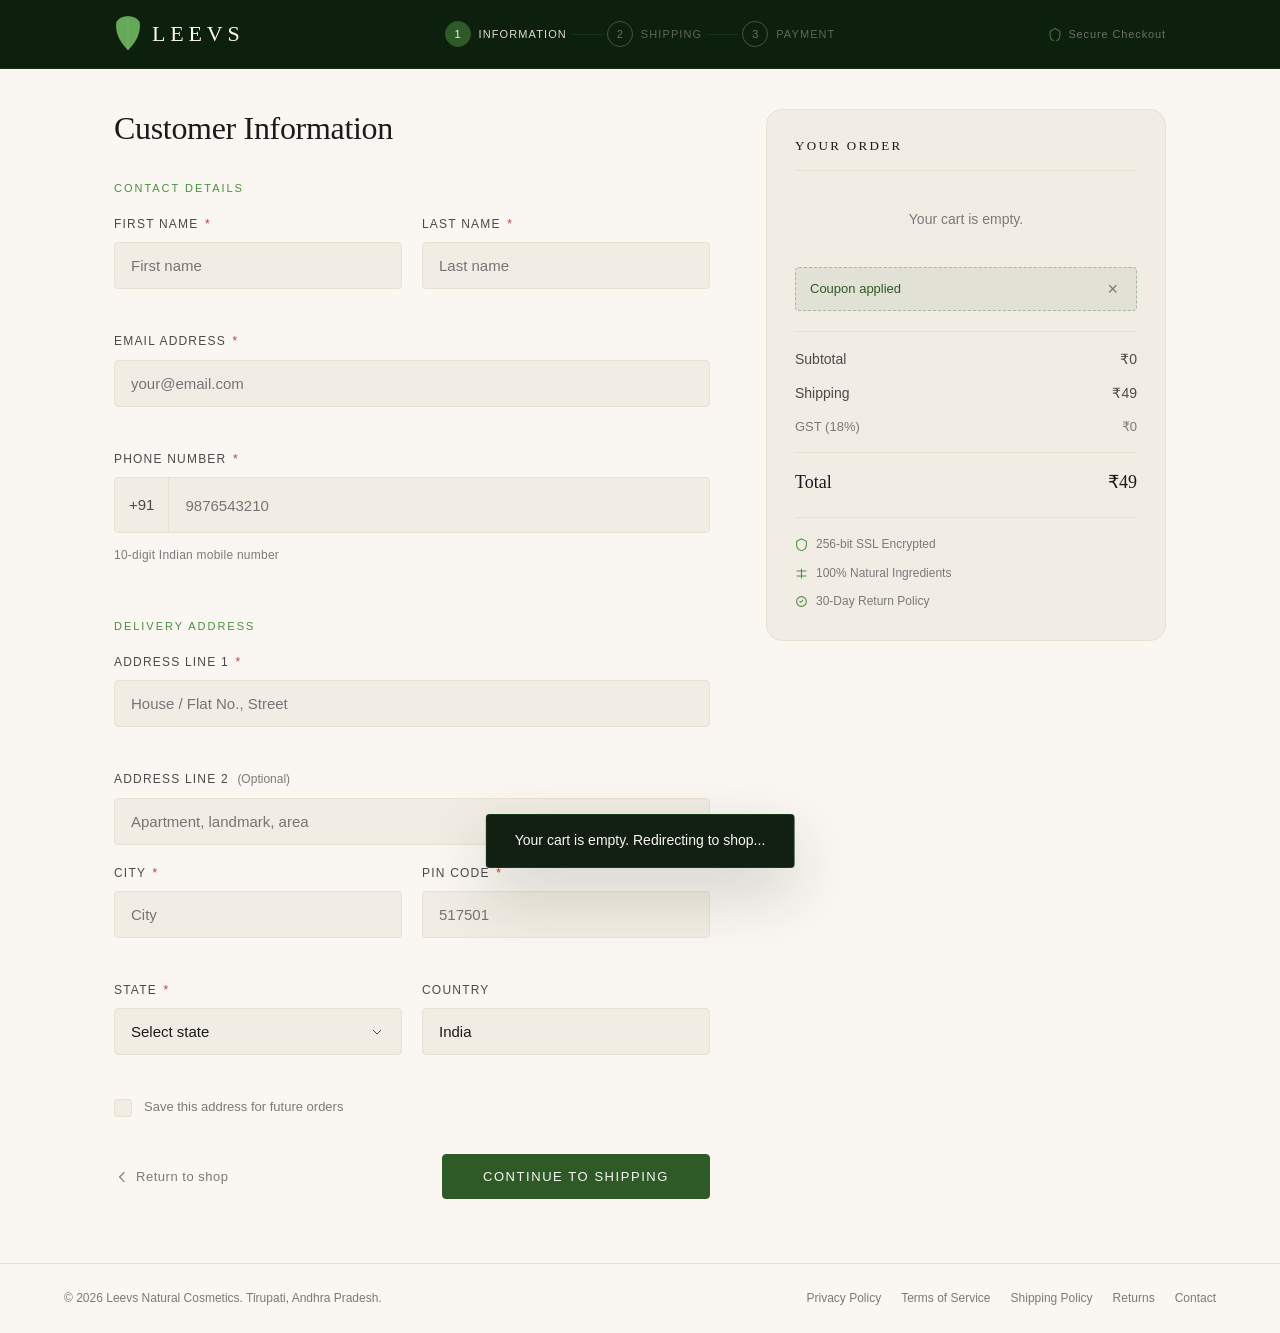
<file: checkout.html>
<!DOCTYPE html>
<html lang="en">
<head>
  <meta charset="UTF-8" />
  <meta name="viewport" content="width=device-width, initial-scale=1.0" />
  <meta http-equiv="X-UA-Compatible" content="IE=edge" />

  <title>Checkout — Leevs Natural Cosmetics</title>
  <meta name="description" content="Secure checkout for Leevs Natural Cosmetics. Pure botanical hair oil and face wash delivered across India." />
  <meta name="robots" content="noindex, nofollow" />
  <link rel="canonical" href="https://leevs.in/checkout" />

  <!-- Security Headers -->
  <meta http-equiv="Content-Security-Policy" content="default-src 'self' https://fonts.googleapis.com https://fonts.gstatic.com https://checkout.razorpay.com; script-src 'self' 'unsafe-inline' https://checkout.razorpay.com; style-src 'self' 'unsafe-inline' https://fonts.googleapis.com; img-src 'self' data: https:; connect-src 'self' https://api.razorpay.com; frame-src https://api.razorpay.com;" />
  <meta http-equiv="X-Content-Type-Options" content="nosniff" />
  <meta http-equiv="Referrer-Policy" content="strict-origin-when-cross-origin" />

  <link rel="preconnect" href="https://fonts.googleapis.com" />
  <link rel="preconnect" href="https://fonts.gstatic.com" crossorigin />
  <link href="https://fonts.googleapis.com/css2?family=Cormorant+Garamond:ital,wght@0,300;0,400;0,500;1,300;1,400&family=Jost:wght@200;300;400;500&family=Cinzel:wght@400;500&display=swap" rel="stylesheet" />

  <link rel="icon" type="image/svg+xml" href="data:image/svg+xml,%3Csvg xmlns='http://www.w3.org/2000/svg' viewBox='0 0 100 100'%3E%3Cellipse cx='50' cy='50' rx='20' ry='40' fill='%232d5a27'/%3E%3C/svg%3E" />

  <link rel="stylesheet" href="style.css" />
  <link rel="stylesheet" href="checkout.css" />
</head>
<body class="checkout-body">

  <a href="#checkout-main" class="skip-link">Skip to checkout</a>

  <!-- Minimal Header -->
  <header class="checkout-header" role="banner">
    <div class="checkout-header-inner">
      <a href="/" class="nav-logo checkout-logo" aria-label="Leevs — Return to shop">
        <svg class="logo-leaf" viewBox="0 0 60 80" xmlns="http://www.w3.org/2000/svg" aria-hidden="true">
          <path d="M30 75 C10 55 2 35 5 15 C10 5 20 2 30 2 C40 2 50 5 55 15 C58 35 50 55 30 75Z" fill="currentColor" opacity="0.9"/>
          <path d="M30 75 C30 55 30 35 30 10" stroke="rgba(255,255,255,0.3)" stroke-width="1" fill="none"/>
        </svg>
        <span class="logo-text">LEEVS</span>
      </a>

      <nav class="checkout-steps" aria-label="Checkout progress">
        <ol role="list">
          <li class="step active" data-step="1" aria-current="step">
            <span class="step-num">1</span>
            <span class="step-label">Information</span>
          </li>
          <li class="step-divider" aria-hidden="true"></li>
          <li class="step" data-step="2">
            <span class="step-num">2</span>
            <span class="step-label">Shipping</span>
          </li>
          <li class="step-divider" aria-hidden="true"></li>
          <li class="step" data-step="3">
            <span class="step-num">3</span>
            <span class="step-label">Payment</span>
          </li>
        </ol>
      </nav>

      <div class="checkout-secure-badge" aria-label="Secure checkout">
        <svg viewBox="0 0 20 20" fill="none" stroke="currentColor" stroke-width="1.5" aria-hidden="true">
          <path d="M10 2L3 6v6c0 4.5 3.5 7.5 7 9 3.5-1.5 7-4.5 7-9V6L10 2z"/>
        </svg>
        <span>Secure Checkout</span>
      </div>
    </div>
  </header>

  <!-- Main Checkout Layout -->
  <main id="checkout-main" class="checkout-main">
    <div class="checkout-layout">

      <!-- LEFT: Forms -->
      <div class="checkout-forms" role="region" aria-label="Checkout forms">

        <!-- STEP 1: Customer Information -->
        <section class="checkout-step-panel active" id="step-1" aria-labelledby="step1-title">
          <h1 id="step1-title" class="checkout-section-title">Customer Information</h1>

          <form id="form-information" class="checkout-form" novalidate autocomplete="on">
            <input type="hidden" name="csrf_token" id="csrf_info" />

            <!-- Contact -->
            <fieldset class="form-fieldset">
              <legend class="fieldset-legend">Contact Details</legend>

              <div class="form-row">
                <div class="form-group">
                  <label for="first-name">First Name <span class="required" aria-hidden="true">*</span></label>
                  <input type="text" id="first-name" name="first_name"
                    required maxlength="50" autocomplete="given-name"
                    placeholder="First name"
                    aria-required="true" />
                  <span class="field-error" id="err-first-name" role="alert"></span>
                </div>
                <div class="form-group">
                  <label for="last-name">Last Name <span class="required" aria-hidden="true">*</span></label>
                  <input type="text" id="last-name" name="last_name"
                    required maxlength="50" autocomplete="family-name"
                    placeholder="Last name"
                    aria-required="true" />
                  <span class="field-error" id="err-last-name" role="alert"></span>
                </div>
              </div>

              <div class="form-group">
                <label for="checkout-email">Email Address <span class="required" aria-hidden="true">*</span></label>
                <input type="email" id="checkout-email" name="email"
                  required maxlength="254" autocomplete="email"
                  placeholder="your@email.com"
                  aria-required="true" />
                <span class="field-error" id="err-email" role="alert"></span>
              </div>

              <div class="form-group">
                <label for="checkout-phone">Phone Number <span class="required" aria-hidden="true">*</span></label>
                <div class="phone-input-wrap">
                  <span class="phone-prefix" aria-hidden="true">+91</span>
                  <input type="tel" id="checkout-phone" name="phone"
                    required maxlength="10" autocomplete="tel-national"
                    placeholder="9876543210"
                    pattern="[6-9][0-9]{9}"
                    aria-required="true"
                    aria-describedby="phone-hint" />
                </div>
                <span class="field-hint" id="phone-hint">10-digit Indian mobile number</span>
                <span class="field-error" id="err-phone" role="alert"></span>
              </div>
            </fieldset>

            <!-- Shipping Address -->
            <fieldset class="form-fieldset">
              <legend class="fieldset-legend">Delivery Address</legend>

              <div class="form-group">
                <label for="address-line1">Address Line 1 <span class="required" aria-hidden="true">*</span></label>
                <input type="text" id="address-line1" name="address_line1"
                  required maxlength="200" autocomplete="address-line1"
                  placeholder="House / Flat No., Street"
                  aria-required="true" />
                <span class="field-error" id="err-address1" role="alert"></span>
              </div>

              <div class="form-group">
                <label for="address-line2">Address Line 2 <span class="optional">(Optional)</span></label>
                <input type="text" id="address-line2" name="address_line2"
                  maxlength="200" autocomplete="address-line2"
                  placeholder="Apartment, landmark, area" />
              </div>

              <div class="form-row">
                <div class="form-group">
                  <label for="city">City <span class="required" aria-hidden="true">*</span></label>
                  <input type="text" id="city" name="city"
                    required maxlength="100" autocomplete="address-level2"
                    placeholder="City"
                    aria-required="true" />
                  <span class="field-error" id="err-city" role="alert"></span>
                </div>
                <div class="form-group">
                  <label for="pincode">PIN Code <span class="required" aria-hidden="true">*</span></label>
                  <input type="text" id="pincode" name="pincode"
                    required maxlength="6" autocomplete="postal-code"
                    placeholder="517501"
                    pattern="[1-9][0-9]{5}"
                    inputmode="numeric"
                    aria-required="true" />
                  <span class="field-error" id="err-pincode" role="alert"></span>
                </div>
              </div>

              <div class="form-row">
                <div class="form-group">
                  <label for="state">State <span class="required" aria-hidden="true">*</span></label>
                  <select id="state" name="state" required autocomplete="address-level1" aria-required="true">
                    <option value="" disabled selected>Select state</option>
                    <option value="AP">Andhra Pradesh</option>
                    <option value="AR">Arunachal Pradesh</option>
                    <option value="AS">Assam</option>
                    <option value="BR">Bihar</option>
                    <option value="CG">Chhattisgarh</option>
                    <option value="GA">Goa</option>
                    <option value="GJ">Gujarat</option>
                    <option value="HR">Haryana</option>
                    <option value="HP">Himachal Pradesh</option>
                    <option value="JK">Jammu & Kashmir</option>
                    <option value="JH">Jharkhand</option>
                    <option value="KA">Karnataka</option>
                    <option value="KL">Kerala</option>
                    <option value="MP">Madhya Pradesh</option>
                    <option value="MH">Maharashtra</option>
                    <option value="MN">Manipur</option>
                    <option value="ML">Meghalaya</option>
                    <option value="MZ">Mizoram</option>
                    <option value="NL">Nagaland</option>
                    <option value="OD">Odisha</option>
                    <option value="PB">Punjab</option>
                    <option value="RJ">Rajasthan</option>
                    <option value="SK">Sikkim</option>
                    <option value="TN">Tamil Nadu</option>
                    <option value="TS">Telangana</option>
                    <option value="TR">Tripura</option>
                    <option value="UP">Uttar Pradesh</option>
                    <option value="UK">Uttarakhand</option>
                    <option value="WB">West Bengal</option>
                    <option value="DL">Delhi</option>
                    <option value="PY">Puducherry</option>
                  </select>
                  <span class="field-error" id="err-state" role="alert"></span>
                </div>
                <div class="form-group">
                  <label for="country">Country</label>
                  <input type="text" id="country" name="country"
                    value="India" readonly
                    autocomplete="country-name"
                    aria-label="Country: India" />
                </div>
              </div>

              <div class="form-group form-checkbox">
                <input type="checkbox" id="save-address" name="save_address" />
                <label for="save-address">Save this address for future orders</label>
              </div>
            </fieldset>

            <div class="form-actions">
              <a href="/" class="btn-link-back">
                <svg viewBox="0 0 20 20" fill="none" stroke="currentColor" stroke-width="1.5" aria-hidden="true"><polyline points="13 16 7 10 13 4"/></svg>
                Return to shop
              </a>
              <button type="submit" class="btn-primary checkout-btn" id="btn-to-shipping">
                Continue to Shipping
              </button>
            </div>
          </form>
        </section>

        <!-- STEP 2: Shipping Method -->
        <section class="checkout-step-panel" id="step-2" aria-labelledby="step2-title" hidden>
          <h2 id="step2-title" class="checkout-section-title">Shipping Method</h2>

          <div class="info-summary" id="info-summary" aria-label="Delivery address summary">
            <div class="summary-address" id="summary-address"></div>
            <button class="summary-edit" id="btn-edit-info" aria-label="Edit customer information">Edit</button>
          </div>

          <form id="form-shipping" class="checkout-form" novalidate>
            <input type="hidden" name="csrf_token" id="csrf_shipping" />

            <fieldset class="form-fieldset">
              <legend class="fieldset-legend">Choose Delivery Option</legend>

              <div class="shipping-options" role="radiogroup" aria-label="Shipping options">

                <label class="shipping-option" for="shipping-standard">
                  <input type="radio" id="shipping-standard" name="shipping_method"
                    value="standard" checked
                    data-price="0" data-days="5-7"
                    aria-describedby="shipping-standard-desc" />
                  <div class="shipping-option-body">
                    <div class="shipping-option-info">
                      <span class="shipping-option-name">Standard Delivery</span>
                      <span id="shipping-standard-desc" class="shipping-option-days">5–7 business days</span>
                    </div>
                    <div class="shipping-option-price">
                      <span class="shipping-free-label">Free</span>
                      <span class="shipping-condition">on orders above &#8377;499</span>
                    </div>
                  </div>
                </label>

                <label class="shipping-option" for="shipping-express">
                  <input type="radio" id="shipping-express" name="shipping_method"
                    value="express"
                    data-price="99" data-days="2-3"
                    aria-describedby="shipping-express-desc" />
                  <div class="shipping-option-body">
                    <div class="shipping-option-info">
                      <span class="shipping-option-name">Express Delivery</span>
                      <span id="shipping-express-desc" class="shipping-option-days">2–3 business days</span>
                    </div>
                    <div class="shipping-option-price">
                      <span>&#8377;99</span>
                    </div>
                  </div>
                </label>

              </div>
            </fieldset>

            <div class="form-group coupon-group">
              <label for="coupon-code">Have a coupon code?</label>
              <div class="coupon-input-wrap">
                <input type="text" id="coupon-code" name="coupon"
                  maxlength="20" placeholder="Enter coupon code"
                  autocomplete="off"
                  aria-describedby="coupon-status" />
                <button type="button" class="btn-apply-coupon" id="btn-apply-coupon">Apply</button>
              </div>
              <span class="field-hint" id="coupon-status" aria-live="polite"></span>
            </div>

            <div class="form-actions">
              <button type="button" class="btn-link-back" id="btn-back-to-info">
                <svg viewBox="0 0 20 20" fill="none" stroke="currentColor" stroke-width="1.5" aria-hidden="true"><polyline points="13 16 7 10 13 4"/></svg>
                Back to Information
              </button>
              <button type="submit" class="btn-primary checkout-btn" id="btn-to-payment">
                Continue to Payment
              </button>
            </div>
          </form>
        </section>

        <!-- STEP 3: Payment -->
        <section class="checkout-step-panel" id="step-3" aria-labelledby="step3-title" hidden>
          <h2 id="step3-title" class="checkout-section-title">Payment</h2>

          <div class="info-summary" id="payment-summary" aria-label="Order summary">
            <div class="summary-address" id="payment-summary-address"></div>
            <button class="summary-edit" id="btn-edit-shipping" aria-label="Edit shipping method">Edit</button>
          </div>

          <form id="form-payment" class="checkout-form" novalidate>
            <input type="hidden" name="csrf_token" id="csrf_payment" />

            <fieldset class="form-fieldset">
              <legend class="fieldset-legend">Select Payment Method</legend>

              <div class="payment-methods" role="radiogroup" aria-label="Payment methods">

                <label class="payment-option" for="pay-upi">
                  <input type="radio" id="pay-upi" name="payment_method" value="upi" checked />
                  <div class="payment-option-body">
                    <div class="payment-icon upi-icon" aria-hidden="true">UPI</div>
                    <span>UPI / GPay / PhonePe / Paytm</span>
                  </div>
                </label>

                <div class="upi-detail payment-detail active" id="upi-detail">
                  <div class="form-group">
                    <label for="upi-id">UPI ID <span class="required" aria-hidden="true">*</span></label>
                    <input type="text" id="upi-id" name="upi_id"
                      maxlength="60" placeholder="yourname@upi"
                      autocomplete="off"
                      pattern="[a-zA-Z0-9._\-]+@[a-zA-Z0-9]+"
                      aria-required="true" />
                    <span class="field-error" id="err-upi" role="alert"></span>
                  </div>
                </div>

                <label class="payment-option" for="pay-card">
                  <input type="radio" id="pay-card" name="payment_method" value="card" />
                  <div class="payment-option-body">
                    <div class="payment-icon card-icon" aria-hidden="true">
                      <svg viewBox="0 0 28 18" fill="none" stroke="currentColor" stroke-width="1.2"><rect x="1" y="1" width="26" height="16" rx="2"/><line x1="1" y1="6" x2="27" y2="6"/><rect x="3" y="10" width="5" height="3" rx="0.5" fill="currentColor" opacity="0.4"/></svg>
                    </div>
                    <span>Credit / Debit Card</span>
                  </div>
                </label>

                <div class="card-detail payment-detail" id="card-detail" hidden>
                  <div class="form-group">
                    <label for="card-number">Card Number <span class="required" aria-hidden="true">*</span></label>
                    <input type="text" id="card-number" name="card_number"
                      maxlength="19" placeholder="1234 5678 9012 3456"
                      inputmode="numeric" autocomplete="cc-number"
                      aria-required="true" />
                    <span class="field-error" id="err-card-number" role="alert"></span>
                  </div>
                  <div class="form-row">
                    <div class="form-group">
                      <label for="card-expiry">Expiry <span class="required" aria-hidden="true">*</span></label>
                      <input type="text" id="card-expiry" name="card_expiry"
                        maxlength="5" placeholder="MM/YY"
                        inputmode="numeric" autocomplete="cc-exp"
                        aria-required="true" />
                      <span class="field-error" id="err-card-expiry" role="alert"></span>
                    </div>
                    <div class="form-group">
                      <label for="card-cvv">CVV <span class="required" aria-hidden="true">*</span></label>
                      <input type="password" id="card-cvv" name="card_cvv"
                        maxlength="4" placeholder="***"
                        inputmode="numeric" autocomplete="cc-csc"
                        aria-required="true" />
                      <span class="field-error" id="err-card-cvv" role="alert"></span>
                    </div>
                  </div>
                  <div class="form-group">
                    <label for="card-name">Name on Card <span class="required" aria-hidden="true">*</span></label>
                    <input type="text" id="card-name" name="card_name"
                      maxlength="100" placeholder="As printed on card"
                      autocomplete="cc-name"
                      aria-required="true" />
                    <span class="field-error" id="err-card-name" role="alert"></span>
                  </div>
                  <div class="card-security-note">
                    <svg viewBox="0 0 16 16" fill="none" stroke="currentColor" stroke-width="1.3" aria-hidden="true"><path d="M8 1L2 4v5c0 3 2.5 5.5 6 7 3.5-1.5 6-4 6-7V4L8 1z"/></svg>
                    Your card details are encrypted and never stored on our servers.
                  </div>
                </div>

                <label class="payment-option" for="pay-netbanking">
                  <input type="radio" id="pay-netbanking" name="payment_method" value="netbanking" />
                  <div class="payment-option-body">
                    <div class="payment-icon nb-icon" aria-hidden="true">NB</div>
                    <span>Net Banking</span>
                  </div>
                </label>

                <div class="nb-detail payment-detail" id="nb-detail" hidden>
                  <div class="form-group">
                    <label for="bank-select">Select Bank</label>
                    <select id="bank-select" name="bank">
                      <option value="" disabled selected>Choose your bank</option>
                      <option value="SBI">State Bank of India</option>
                      <option value="HDFC">HDFC Bank</option>
                      <option value="ICICI">ICICI Bank</option>
                      <option value="AXIS">Axis Bank</option>
                      <option value="KOTAK">Kotak Mahindra Bank</option>
                      <option value="BOB">Bank of Baroda</option>
                      <option value="PNB">Punjab National Bank</option>
                      <option value="CANARA">Canara Bank</option>
                      <option value="UNION">Union Bank of India</option>
                      <option value="OTHER">Other Bank</option>
                    </select>
                  </div>
                </div>

                <label class="payment-option" for="pay-cod">
                  <input type="radio" id="pay-cod" name="payment_method" value="cod" />
                  <div class="payment-option-body">
                    <div class="payment-icon cod-icon" aria-hidden="true">COD</div>
                    <span>Cash on Delivery</span>
                    <span class="cod-note">(Extra &#8377;40 handling charge)</span>
                  </div>
                </label>

              </div>
            </fieldset>

            <fieldset class="form-fieldset">
              <legend class="fieldset-legend">Order Confirmation</legend>
              <div class="form-group form-checkbox">
                <input type="checkbox" id="terms-agree" name="terms" required />
                <label for="terms-agree">
                  I agree to the <a href="/terms" target="_blank" rel="noopener">Terms of Service</a>
                  and <a href="/privacy" target="_blank" rel="noopener">Privacy Policy</a>.
                  I confirm that the products are for personal external use only.
                  <span class="required" aria-hidden="true">*</span>
                </label>
              </div>
            </fieldset>

            <div class="form-actions">
              <button type="button" class="btn-link-back" id="btn-back-to-shipping">
                <svg viewBox="0 0 20 20" fill="none" stroke="currentColor" stroke-width="1.5" aria-hidden="true"><polyline points="13 16 7 10 13 4"/></svg>
                Back to Shipping
              </button>
              <button type="submit" class="btn-primary checkout-btn pay-btn" id="btn-place-order">
                <svg viewBox="0 0 20 20" fill="none" stroke="currentColor" stroke-width="1.5" aria-hidden="true"><path d="M10 2L3 6v6c0 4.5 3.5 7.5 7 9 3.5-1.5 7-4.5 7-9V6L10 2z"/></svg>
                Place Order
              </button>
            </div>
          </form>
        </section>

        <!-- ORDER CONFIRMATION -->
        <section class="checkout-step-panel" id="step-confirm" aria-labelledby="confirm-title" hidden>
          <div class="order-confirmed">
            <div class="confirmed-icon" aria-hidden="true">
              <svg viewBox="0 0 80 80" fill="none" xmlns="http://www.w3.org/2000/svg">
                <circle cx="40" cy="40" r="36" stroke="#2d5a27" stroke-width="1.5" fill="none"/>
                <path d="M24 40 L34 50 L56 28" stroke="#2d5a27" stroke-width="2" stroke-linecap="round" stroke-linejoin="round" fill="none"/>
              </svg>
            </div>
            <h2 id="confirm-title" class="checkout-section-title">Order Placed</h2>
            <p class="confirm-msg">Thank you for your order. A confirmation has been sent to your email.</p>
            <p class="confirm-order-id">Order ID: <strong id="confirm-order-id"></strong></p>
            <div class="confirm-details" id="confirm-details"></div>
            <a href="/" class="btn-primary confirm-btn">Continue Shopping</a>
          </div>
        </section>

      </div>

      <!-- RIGHT: Order Summary -->
      <aside class="checkout-summary" aria-label="Order summary">
        <div class="summary-sticky">
          <h2 class="summary-title">Your Order</h2>

          <div class="summary-items" id="summary-items">
            <p class="summary-empty">Your cart is empty.</p>
          </div>

          <div class="summary-coupon-applied" id="summary-coupon-applied" hidden>
            <span id="coupon-applied-label">Coupon applied</span>
            <button class="remove-coupon" id="btn-remove-coupon" aria-label="Remove coupon">
              &times;
            </button>
          </div>

          <div class="summary-totals">
            <div class="summary-row">
              <span>Subtotal</span>
              <span id="summary-subtotal">&#8377;0</span>
            </div>
            <div class="summary-row" id="discount-row" style="display:none;">
              <span>Discount</span>
              <span id="summary-discount" class="discount-value"></span>
            </div>
            <div class="summary-row">
              <span>Shipping</span>
              <span id="summary-shipping">Free</span>
            </div>
            <div class="summary-row summary-row-tax">
              <span>GST (18%)</span>
              <span id="summary-tax">&#8377;0</span>
            </div>
            <div class="summary-divider"></div>
            <div class="summary-row summary-total-row">
              <span>Total</span>
              <span id="summary-total">&#8377;0</span>
            </div>
          </div>

          <div class="summary-trust">
            <div class="trust-row">
              <svg viewBox="0 0 16 16" fill="none" stroke="currentColor" stroke-width="1.3" aria-hidden="true"><path d="M8 1L2 4v5c0 3 2.5 5.5 6 7 3.5-1.5 6-4 6-7V4L8 1z"/></svg>
              <span>256-bit SSL Encrypted</span>
            </div>
            <div class="trust-row">
              <svg viewBox="0 0 16 16" fill="none" stroke="currentColor" stroke-width="1.3" aria-hidden="true"><path d="M14 5H2M14 11H2M8 2v12"/></svg>
              <span>100% Natural Ingredients</span>
            </div>
            <div class="trust-row">
              <svg viewBox="0 0 16 16" fill="none" stroke="currentColor" stroke-width="1.3" aria-hidden="true"><path d="M2 8a6 6 0 1 0 12 0A6 6 0 0 0 2 8z"/><path d="M10 6l-3 3-1.5-1.5"/></svg>
              <span>30-Day Return Policy</span>
            </div>
          </div>
        </div>
      </aside>

    </div>
  </main>

  <!-- Footer -->
  <footer class="checkout-footer" role="contentinfo">
    <p>&copy; <span id="checkout-year"></span> Leevs Natural Cosmetics. Tirupati, Andhra Pradesh.</p>
    <nav aria-label="Footer links">
      <a href="/privacy">Privacy Policy</a>
      <a href="/terms">Terms of Service</a>
      <a href="/shipping">Shipping Policy</a>
      <a href="/returns">Returns</a>
      <a href="/contact">Contact</a>
    </nav>
  </footer>

  <div class="toast" id="toast" role="alert" aria-live="assertive" aria-atomic="true"></div>

  <script src="checkout.js"></script>
</body>
</html>
</file>
<file: style.css>
/* ============================================================
   LEEVS.IN — LUXURY FOREST COSMETICS
   style.css — Complete Production Stylesheet
   ============================================================ */

/* ── CUSTOM PROPERTIES ─────────────────────────────────────── */
:root {
  --forest-deep:       #0d1f0d;
  --forest-dark:       #122012;
  --forest-mid:        #1a2e1a;
  --forest-rich:       #2d5a27;
  --forest-bright:     #3d7a35;
  --forest-light:      #4a8f40;
  --forest-pale:       #6db85f;
  --forest-mist:       #a8d5a0;
  --forest-whisper:    #d4ead0;
  --forest-frost:      #eef6ec;

  --gold:              #c9a84c;
  --gold-light:        #e4c97e;
  --gold-pale:         #f5e9c8;

  --cream:             #faf7f2;
  --cream-dark:        #f2ede4;
  --parchment:         #e8e0d0;

  --text-primary:      #1a1a1a;
  --text-secondary:    #4a4a4a;
  --text-muted:        #7a7a7a;
  --text-light:        #f5f0e8;
  --text-lighter:      rgba(245, 240, 232, 0.7);

--font-serif:        'Playfair Display', 'Cormorant Garamond', serif;
  --font-display:      'Cinzel', serif;
  --font-body:         'Inter', -apple-system, sans-serif;

  --nav-height:        72px;
  --announce-height:   40px;

  --radius-sm:         4px;
  --radius-md:         8px;
  --radius-lg:         16px;
  --radius-xl:         32px;
  --radius-full:       9999px;

  --shadow-sm:         0 2px 8px rgba(13,31,13,0.08);
  --shadow-md:         0 8px 32px rgba(13,31,13,0.12);
  --shadow-lg:         0 24px 64px rgba(13,31,13,0.18);
  --shadow-xl:         0 40px 100px rgba(13,31,13,0.25);

  --ease-smooth:       cubic-bezier(0.25, 0.46, 0.45, 0.94);
  --ease-bounce:       cubic-bezier(0.34, 1.56, 0.64, 1);
  --ease-in-out:       cubic-bezier(0.4, 0, 0.2, 1);

  --transition-fast:   0.15s var(--ease-smooth);
  --transition-mid:    0.3s var(--ease-smooth);
  --transition-slow:   0.6s var(--ease-smooth);

  --container-max:     1280px;
  --container-pad:     clamp(1.25rem, 5vw, 4rem);

  --z-base:            1;
  --z-sticky:          100;
  --z-overlay:         200;
  --z-drawer:          300;
  --z-modal:           400;
  --z-toast:           500;
}

/* ── RESET & BASE ───────────────────────────────────────────── */
*,
*::before,
*::after {
  box-sizing: border-box;
  margin: 0;
  padding: 0;
}

html {
  font-size: 16px;
  scroll-behavior: smooth;
  -webkit-text-size-adjust: 100%;
  text-size-adjust: 100%;
}

body {
  font-family: var(--font-body);
  font-weight: 300;
  color: var(--text-primary);
  background-color: var(--cream);
  line-height: 1.7;
  overflow-x: hidden;
  -webkit-font-smoothing: antialiased;
  -moz-osx-font-smoothing: grayscale;
}

body.menu-open,
body.cart-open,
body.search-open {
  overflow: hidden;
}

img {
  display: block;
  max-width: 100%;
  height: auto;
}

a {
  color: inherit;
  text-decoration: none;
  transition: color var(--transition-fast);
}

ul, ol {
  list-style: none;
}

button {
  font-family: inherit;
  cursor: pointer;
  border: none;
  background: none;
  padding: 0;
  line-height: 1;
}

input, textarea, select {
  font-family: inherit;
  font-size: inherit;
}

::selection {
  background: var(--forest-rich);
  color: var(--cream);
}

/* ── ACCESSIBILITY ──────────────────────────────────────────── */
.skip-link {
  position: fixed;
  top: -100%;
  left: 1rem;
  z-index: var(--z-toast);
  background: var(--forest-rich);
  color: var(--cream);
  padding: 0.75rem 1.5rem;
  font-family: var(--font-body);
  font-size: 0.875rem;
  border-radius: var(--radius-sm);
  transition: top var(--transition-fast);
}

.skip-link:focus {
  top: 1rem;
  outline: 2px solid var(--gold);
  outline-offset: 2px;
}

:focus-visible {
  outline: 2px solid var(--forest-rich);
  outline-offset: 3px;
  border-radius: 2px;
}

/* ── SCROLL PROGRESS ────────────────────────────────────────── */
#scroll-progress {
  position: fixed;
  top: 0;
  left: 0;
  height: 2px;
  width: 0%;
  background: linear-gradient(90deg, var(--forest-rich), var(--gold));
  z-index: var(--z-toast);
  transition: width 0.1s linear;
}

/* ── TYPOGRAPHY SCALE ───────────────────────────────────────── */
h1, h2, h3, h4, h5, h6 {
  font-family: var(--font-serif);
  font-weight: 400;
  line-height: 1.2;
  letter-spacing: -0.01em;
}

h1 { font-size: clamp(2.5rem, 6vw, 5rem); }
h2 { font-size: clamp(2rem, 4vw, 3.5rem); }
h3 { font-size: clamp(1.25rem, 2.5vw, 1.875rem); }
h4 { font-size: 1.25rem; }

p {
  font-size: clamp(0.9375rem, 1.5vw, 1.0625rem);
  color: var(--text-secondary);
  line-height: 1.75;
}

/* ── CONTAINER ──────────────────────────────────────────────── */
.container {
  max-width: var(--container-max);
  margin: 0 auto;
  padding: 0 var(--container-pad);
}

/* ── BUTTONS ────────────────────────────────────────────────── */
.btn-primary {
  display: inline-flex;
  align-items: center;
  justify-content: center;
  gap: 0.5rem;
  padding: 0.875rem 2.25rem;
  background: var(--forest-rich);
  color: var(--cream);
  font-family: var(--font-body);
  font-size: 0.8125rem;
  font-weight: 400;
  letter-spacing: 0.12em;
  text-transform: uppercase;
  border-radius: var(--radius-sm);
  border: 1px solid var(--forest-rich);
  transition:
    background var(--transition-mid),
    color var(--transition-mid),
    border-color var(--transition-mid),
    transform var(--transition-fast),
    box-shadow var(--transition-mid);
  position: relative;
  overflow: hidden;
}

.btn-primary::before {
  content: '';
  position: absolute;
  inset: 0;
  background: linear-gradient(135deg, rgba(201,168,76,0.15), transparent);
  opacity: 0;
  transition: opacity var(--transition-mid);
}

.btn-primary:hover {
  background: var(--forest-dark);
  border-color: var(--forest-dark);
  transform: translateY(-1px);
  box-shadow: 0 8px 24px rgba(13,31,13,0.25);
}

.btn-primary:hover::before {
  opacity: 1;
}

.btn-primary:active {
  transform: translateY(0);
  box-shadow: none;
}

.btn-ghost {
  display: inline-flex;
  align-items: center;
  justify-content: center;
  padding: 0.875rem 2.25rem;
  background: transparent;
  color: var(--cream);
  font-family: var(--font-body);
  font-size: 0.8125rem;
  font-weight: 400;
  letter-spacing: 0.12em;
  text-transform: uppercase;
  border: 1px solid rgba(245, 240, 232, 0.4);
  border-radius: var(--radius-sm);
  transition:
    background var(--transition-mid),
    border-color var(--transition-mid),
    transform var(--transition-fast);
}

.btn-ghost:hover {
  background: rgba(245, 240, 232, 0.1);
  border-color: rgba(245, 240, 232, 0.7);
  transform: translateY(-1px);
}

.btn-wishlist {
  display: inline-flex;
  align-items: center;
  justify-content: center;
  width: 52px;
  height: 52px;
  border: 1px solid var(--parchment);
  border-radius: var(--radius-sm);
  color: var(--text-secondary);
  transition:
    border-color var(--transition-mid),
    color var(--transition-mid),
    transform var(--transition-fast);
  flex-shrink: 0;
}

.btn-wishlist svg {
  width: 18px;
  height: 18px;
}

.btn-wishlist:hover {
  border-color: var(--forest-rich);
  color: var(--forest-rich);
  transform: translateY(-1px);
}

.btn-wishlist.active {
  color: #c0392b;
  border-color: #c0392b;
}

.btn-wishlist.active svg {
  fill: #c0392b;
}

/* ── ANNOUNCEMENT BAR ───────────────────────────────────────── */
.announcement-bar {
  position: relative;
  background: var(--forest-deep);
  color: rgba(245, 240, 232, 0.85);
  text-align: center;
  padding: 0 3rem;
  height: var(--announce-height);
  display: flex;
  align-items: center;
  justify-content: center;
  z-index: var(--z-sticky);
  overflow: hidden;
}

.announcement-bar::before {
  content: '';
  position: absolute;
  inset: 0;
  background: repeating-linear-gradient(
    90deg,
    rgba(45,90,39,0.0) 0px,
    rgba(45,90,39,0.0) 60px,
    rgba(45,90,39,0.06) 60px,
    rgba(45,90,39,0.06) 61px
  );
  pointer-events: none;
}

.announcement-bar p {
  font-family: var(--font-body);
  font-size: 0.75rem;
  font-weight: 300;
  letter-spacing: 0.1em;
  color: rgba(245, 240, 232, 0.85);
  line-height: 1;
}

.announcement-bar.hidden {
  display: none;
}

.announcement-close {
  position: absolute;
  right: 1rem;
  top: 50%;
  transform: translateY(-50%);
  color: rgba(245, 240, 232, 0.6);
  font-size: 1.1rem;
  line-height: 1;
  transition: color var(--transition-fast);
  padding: 0.25rem;
}

.announcement-close:hover {
  color: var(--cream);
}

/* ── NAVIGATION ─────────────────────────────────────────────── */
.site-header {
  position: sticky;
  top: 0;
  z-index: var(--z-sticky);
  background: rgba(13, 31, 13, 0.97);
  backdrop-filter: blur(16px);
  -webkit-backdrop-filter: blur(16px);
  border-bottom: 1px solid rgba(45, 90, 39, 0.3);
  transition: background var(--transition-mid), box-shadow var(--transition-mid);
}

.site-header.scrolled {
  background: rgba(13, 31, 13, 0.99);
  box-shadow: 0 4px 32px rgba(0,0,0,0.3);
}

.nav-container {
  max-width: var(--container-max);
  margin: 0 auto;
  padding: 0 var(--container-pad);
  height: var(--nav-height);
  display: flex;
  align-items: center;
  justify-content: space-between;
  gap: 2rem;
}

.nav-logo {
  display: flex;
  align-items: center;
  gap: 0.625rem;
  color: var(--cream);
  text-decoration: none;
  flex-shrink: 0;
}

.logo-leaf {
  width: 28px;
  height: 38px;
  color: var(--forest-pale);
  flex-shrink: 0;
}

.logo-text {
  font-family: var(--font-display);
  font-size: 1.375rem;
  font-weight: 500;
  letter-spacing: 0.22em;
  color: var(--cream);
  line-height: 1;
}

.nav-links {
  display: flex;
  align-items: center;
  gap: 0.25rem;
  list-style: none;
}

.nav-link {
  display: inline-block;
  padding: 0.5rem 0.875rem;
  font-size: 0.75rem;
  font-weight: 400;
  letter-spacing: 0.1em;
  text-transform: uppercase;
  color: rgba(245, 240, 232, 0.75);
  border-radius: var(--radius-sm);
  transition: color var(--transition-fast), background var(--transition-fast);
}

.nav-link:hover,
.nav-link.active {
  color: var(--cream);
  background: rgba(45, 90, 39, 0.25);
}

.nav-dropdown {
  position: relative;
}

.nav-dropdown:hover .dropdown-menu {
  opacity: 1;
  visibility: visible;
  transform: translateY(0);
  pointer-events: all;
}

.dropdown-menu {
  position: absolute;
  top: calc(100% + 0.5rem);
  left: 50%;
  transform: translateX(-50%) translateY(-8px);
  background: var(--forest-dark);
  border: 1px solid rgba(45,90,39,0.4);
  border-radius: var(--radius-md);
  min-width: 180px;
  padding: 0.5rem;
  opacity: 0;
  visibility: hidden;
  transition:
    opacity var(--transition-mid),
    transform var(--transition-mid),
    visibility var(--transition-mid);
  box-shadow: var(--shadow-lg);
  list-style: none;
}

.dropdown-menu li a {
  display: block;
  padding: 0.625rem 1rem;
  font-size: 0.8125rem;
  letter-spacing: 0.06em;
  color: rgba(245,240,232,0.75);
  border-radius: var(--radius-sm);
  transition: color var(--transition-fast), background var(--transition-fast);
}

.dropdown-menu li a:hover {
  color: var(--cream);
  background: rgba(45,90,39,0.3);
}

.nav-actions {
  display: flex;
  align-items: center;
  gap: 0.5rem;
}

.nav-action-btn {
  display: flex;
  align-items: center;
  justify-content: center;
  width: 40px;
  height: 40px;
  border-radius: var(--radius-sm);
  color: rgba(245, 240, 232, 0.75);
  transition: color var(--transition-fast), background var(--transition-fast);
  position: relative;
}

.nav-action-btn svg {
  width: 19px;
  height: 19px;
}

.nav-action-btn:hover {
  color: var(--cream);
  background: rgba(45, 90, 39, 0.25);
}

.cart-count {
  position: absolute;
  top: 4px;
  right: 4px;
  background: var(--gold);
  color: var(--forest-deep);
  font-size: 0.6rem;
  font-weight: 500;
  min-width: 16px;
  height: 16px;
  border-radius: var(--radius-full);
  display: flex;
  align-items: center;
  justify-content: center;
  padding: 0 3px;
  line-height: 1;
}

.nav-hamburger {
  display: none;
  flex-direction: column;
  gap: 5px;
  padding: 0.5rem;
  color: var(--cream);
}

.nav-hamburger span {
  display: block;
  width: 22px;
  height: 1.5px;
  background: currentColor;
  transition: transform var(--transition-mid), opacity var(--transition-fast);
  transform-origin: center;
}

.nav-hamburger[aria-expanded="true"] span:nth-child(1) {
  transform: rotate(45deg) translate(4.5px, 4.5px);
}
.nav-hamburger[aria-expanded="true"] span:nth-child(2) {
  opacity: 0;
}
.nav-hamburger[aria-expanded="true"] span:nth-child(3) {
  transform: rotate(-45deg) translate(4.5px, -4.5px);
}

/* ── SEARCH OVERLAY ─────────────────────────────────────────── */
.search-overlay {
  position: fixed;
  inset: 0;
  background: rgba(13, 31, 13, 0.97);
  display: flex;
  align-items: center;
  justify-content: center;
  z-index: var(--z-modal);
  opacity: 0;
  visibility: hidden;
  transition: opacity var(--transition-mid), visibility var(--transition-mid);
}

.search-overlay.open {
  opacity: 1;
  visibility: visible;
}

.search-close {
  position: absolute;
  top: 1.5rem;
  right: 1.5rem;
  font-size: 2rem;
  color: rgba(245,240,232,0.6);
  line-height: 1;
  transition: color var(--transition-fast);
  padding: 0.5rem;
}

.search-close:hover {
  color: var(--cream);
}

.search-form {
  display: flex;
  align-items: center;
  gap: 0;
  width: min(600px, 90vw);
  border-bottom: 1px solid rgba(45,90,39,0.6);
}

.search-form input {
  flex: 1;
  background: none;
  border: none;
  outline: none;
  font-family: var(--font-serif);
  font-size: clamp(1.25rem, 3vw, 2rem);
  font-weight: 300;
  color: var(--cream);
  padding: 1rem 0;
  caret-color: var(--gold);
}

.search-form input::placeholder {
  color: rgba(245,240,232,0.3);
}

.search-form button {
  color: rgba(245,240,232,0.6);
  padding: 0.5rem;
  transition: color var(--transition-fast);
}

.search-form button:hover {
  color: var(--cream);
}

.search-form button svg {
  width: 22px;
  height: 22px;
}

/* ── MOBILE NAV ─────────────────────────────────────────────── */
.mobile-nav-overlay {
  position: fixed;
  inset: 0;
  background: rgba(0,0,0,0.5);
  z-index: calc(var(--z-drawer) - 1);
  opacity: 0;
  visibility: hidden;
  transition: opacity var(--transition-mid), visibility var(--transition-mid);
}

.mobile-nav-overlay.open {
  opacity: 1;
  visibility: visible;
}

.mobile-nav {
  position: fixed;
  top: 0;
  left: 0;
  bottom: 0;
  width: min(320px, 85vw);
  background: var(--forest-deep);
  z-index: var(--z-drawer);
  padding: 5rem 2rem 3rem;
  transform: translateX(-100%);
  transition: transform var(--transition-slow);
  border-right: 1px solid rgba(45,90,39,0.3);
  overflow-y: auto;
}

.mobile-nav.open {
  transform: translateX(0);
}

.mobile-nav-close {
  position: absolute;
  top: 1.25rem;
  right: 1.25rem;
  font-size: 1.75rem;
  color: rgba(245,240,232,0.6);
  padding: 0.5rem;
  transition: color var(--transition-fast);
}

.mobile-nav-close:hover {
  color: var(--cream);
}

.mobile-nav ul {
  display: flex;
  flex-direction: column;
  gap: 0.25rem;
}

.mobile-nav-link {
  display: block;
  padding: 0.875rem 1rem;
  font-family: var(--font-serif);
  font-size: 1.25rem;
  color: rgba(245,240,232,0.8);
  border-radius: var(--radius-sm);
  transition: color var(--transition-fast), background var(--transition-fast);
  border-bottom: 1px solid rgba(45,90,39,0.15);
}

.mobile-nav-link:hover {
  color: var(--cream);
  background: rgba(45,90,39,0.2);
}

/* ── CART SIDEBAR ───────────────────────────────────────────── */
.cart-overlay {
  position: fixed;
  inset: 0;
  background: rgba(0,0,0,0.5);
  z-index: calc(var(--z-drawer) - 1);
  opacity: 0;
  visibility: hidden;
  transition: opacity var(--transition-mid), visibility var(--transition-mid);
}

.cart-overlay.open {
  opacity: 1;
  visibility: visible;
}

.cart-sidebar {
  position: fixed;
  top: 0;
  right: 0;
  bottom: 0;
  width: min(420px, 95vw);
  background: var(--cream);
  z-index: var(--z-drawer);
  display: flex;
  flex-direction: column;
  transform: translateX(100%);
  transition: transform var(--transition-slow);
  box-shadow: var(--shadow-xl);
}

.cart-sidebar.open {
  transform: translateX(0);
}

.cart-header {
  display: flex;
  align-items: center;
  justify-content: space-between;
  padding: 1.5rem 1.75rem;
  border-bottom: 1px solid var(--parchment);
  background: var(--cream);
  flex-shrink: 0;
}

.cart-header h2 {
  font-family: var(--font-display);
  font-size: 1rem;
  letter-spacing: 0.15em;
  text-transform: uppercase;
  color: var(--forest-deep);
}

.cart-close {
  font-size: 1.5rem;
  color: var(--text-muted);
  padding: 0.25rem;
  transition: color var(--transition-fast);
}

.cart-close:hover {
  color: var(--text-primary);
}

.cart-items {
  flex: 1;
  overflow-y: auto;
  padding: 1.5rem 1.75rem;
  scrollbar-width: thin;
  scrollbar-color: var(--parchment) transparent;
}

.cart-empty {
  display: flex;
  flex-direction: column;
  align-items: center;
  justify-content: center;
  gap: 0.75rem;
  height: 100%;
  min-height: 300px;
  text-align: center;
}

.cart-empty svg {
  width: 72px;
  height: 72px;
  opacity: 0.4;
}

.cart-empty p {
  font-family: var(--font-serif);
  font-size: 1.125rem;
  color: var(--text-secondary);
}

.cart-empty-sub {
  font-size: 0.875rem !important;
  color: var(--text-muted) !important;
}

.cart-item {
  display: grid;
  grid-template-columns: 64px 1fr auto;
  gap: 1rem;
  align-items: start;
  padding: 1rem 0;
  border-bottom: 1px solid var(--parchment);
}

.cart-item-thumb {
  width: 64px;
  height: 64px;
  background: var(--forest-frost);
  border-radius: var(--radius-sm);
  display: flex;
  align-items: center;
  justify-content: center;
  font-family: var(--font-display);
  font-size: 0.625rem;
  letter-spacing: 0.1em;
  color: var(--forest-rich);
  text-align: center;
  line-height: 1.3;
  padding: 0.5rem;
}

.cart-item-info {
  display: flex;
  flex-direction: column;
  gap: 0.25rem;
}

.cart-item-name {
  font-family: var(--font-serif);
  font-size: 0.9375rem;
  color: var(--text-primary);
  line-height: 1.3;
}

.cart-item-price {
  font-size: 0.875rem;
  color: var(--forest-rich);
  font-weight: 400;
}

.cart-item-qty {
  display: flex;
  align-items: center;
  gap: 0.5rem;
  margin-top: 0.5rem;
}

.cart-qty-btn {
  width: 24px;
  height: 24px;
  border: 1px solid var(--parchment);
  border-radius: var(--radius-sm);
  display: flex;
  align-items: center;
  justify-content: center;
  font-size: 0.875rem;
  color: var(--text-secondary);
  transition: border-color var(--transition-fast), color var(--transition-fast);
}

.cart-qty-btn:hover {
  border-color: var(--forest-rich);
  color: var(--forest-rich);
}

.cart-qty-value {
  font-size: 0.875rem;
  min-width: 20px;
  text-align: center;
}

.cart-item-remove {
  color: var(--text-muted);
  font-size: 0.75rem;
  letter-spacing: 0.06em;
  transition: color var(--transition-fast);
  padding: 0.25rem;
  margin-top: 0.25rem;
}

.cart-item-remove:hover {
  color: #c0392b;
}

.cart-footer {
  padding: 1.25rem 1.75rem 1.75rem;
  border-top: 1px solid var(--parchment);
  background: var(--cream);
  flex-shrink: 0;
}

.cart-subtotal {
  display: flex;
  align-items: center;
  justify-content: space-between;
  font-family: var(--font-serif);
  font-size: 1.0625rem;
  margin-bottom: 0.5rem;
  color: var(--text-primary);
}

#cart-subtotal {
  font-weight: 500;
  color: var(--forest-rich);
}

.cart-note {
  font-size: 0.75rem !important;
  color: var(--text-muted) !important;
  margin-bottom: 1rem;
  line-height: 1.4 !important;
}

.cart-checkout-btn {
  width: 100%;
  padding: 1rem;
}

/* ── SECTION HEADERS ────────────────────────────────────────── */
.section-header {
  text-align: center;
  margin-bottom: clamp(2.5rem, 5vw, 4rem);
}

.section-eyebrow {
  font-family: var(--font-body);
  font-size: 0.6875rem;
  font-weight: 400;
  letter-spacing: 0.25em;
  text-transform: uppercase;
  color: var(--forest-light) !important;
  margin-bottom: 0.75rem;
  line-height: 1;
}

.section-title {
  font-family: var(--font-serif);
  font-size: clamp(2rem, 4vw, 3.25rem);
  color: var(--text-primary);
  line-height: 1.15;
  margin-bottom: 1rem;
}

.section-header-light .section-eyebrow {
  color: var(--forest-pale) !important;
}

.section-header-light .section-title {
  color: var(--cream);
}

.section-header-light .section-desc {
  color: rgba(245,240,232,0.65) !important;
}

.section-desc {
  font-size: 1rem;
  color: var(--text-muted) !important;
  max-width: 560px;
  margin: 0 auto;
  line-height: 1.75;
}

/* ── REVEAL ANIMATIONS ──────────────────────────────────────── */
[data-reveal] {
  opacity: 0;
  transform: translateY(28px);
  transition:
    opacity 0.75s var(--ease-smooth),
    transform 0.75s var(--ease-smooth);
}

[data-reveal].revealed {
  opacity: 1;
  transform: translateY(0);
}

[data-delay="80"]  { transition-delay: 0.08s; }
[data-delay="100"] { transition-delay: 0.1s; }
[data-delay="120"] { transition-delay: 0.12s; }
[data-delay="150"] { transition-delay: 0.15s; }
[data-delay="160"] { transition-delay: 0.16s; }
[data-delay="200"] { transition-delay: 0.2s; }
[data-delay="240"] { transition-delay: 0.24s; }
[data-delay="300"] { transition-delay: 0.3s; }
[data-delay="320"] { transition-delay: 0.32s; }
[data-delay="400"] { transition-delay: 0.4s; }
[data-delay="480"] { transition-delay: 0.48s; }

/* ── HERO SECTION ───────────────────────────────────────────── */
.hero-section {
  position: relative;
  min-height: 100svh;
  display: flex;
  align-items: center;
  justify-content: center;
  overflow: hidden;
  background: var(--forest-deep);
}

.hero-forest-bg {
  position: absolute;
  inset: 0;
  overflow: hidden;
}

.forest-layer {
  position: absolute;
  inset: 0;
  pointer-events: none;
}

.forest-layer-1 {
  background:
    radial-gradient(ellipse 80% 60% at 20% 80%, rgba(45,90,39,0.45) 0%, transparent 70%),
    radial-gradient(ellipse 60% 80% at 80% 90%, rgba(29,58,25,0.4) 0%, transparent 60%),
    radial-gradient(ellipse 100% 50% at 50% 100%, rgba(13,31,13,0.8) 0%, transparent 70%);
}

.forest-layer-2 {
  background:
    radial-gradient(ellipse 40% 60% at 10% 60%, rgba(45,90,39,0.2) 0%, transparent 60%),
    radial-gradient(ellipse 50% 70% at 90% 50%, rgba(45,90,39,0.15) 0%, transparent 60%),
    radial-gradient(circle at 50% 30%, rgba(45,90,39,0.08) 0%, transparent 50%);
  animation: forestBreath 8s ease-in-out infinite;
}

.forest-layer-3 {
  background: linear-gradient(
    180deg,
    rgba(13,31,13,0.4) 0%,
    transparent 30%,
    transparent 60%,
    rgba(13,31,13,0.7) 100%
  );
}

@keyframes forestBreath {
  0%, 100% { opacity: 0.8; transform: scale(1); }
  50%       { opacity: 1;   transform: scale(1.03); }
}

.forest-particles {
  position: absolute;
  inset: 0;
  overflow: hidden;
  pointer-events: none;
}

.particle {
  position: absolute;
  width: 3px;
  height: 3px;
  border-radius: 50%;
  background: rgba(109,184,95,0.6);
  animation: particleFloat linear infinite;
  filter: blur(0.5px);
}

@keyframes particleFloat {
  0% {
    transform: translateY(100vh) rotate(0deg) scale(0);
    opacity: 0;
  }
  10% {
    opacity: 0.8;
    transform: translateY(80vh) rotate(36deg) scale(1);
  }
  90% {
    opacity: 0.4;
  }
  100% {
    transform: translateY(-10vh) rotate(360deg) scale(0.5);
    opacity: 0;
  }
}

.hero-veil {
  position: absolute;
  inset: 0;
  background: rgba(13, 31, 13, 0.35);
}

.hero-content {
  position: relative;
  z-index: 2;
  text-align: center;
  padding: 2rem var(--container-pad);
  max-width: 900px;
}

.hero-eyebrow {
  font-family: var(--font-body);
  font-size: 0.6875rem;
  font-weight: 300;
  letter-spacing: 0.3em;
  text-transform: uppercase;
  color: var(--forest-pale) !important;
  margin-bottom: 1.5rem;
  line-height: 1;
  opacity: 0;
  animation: heroFadeUp 1s var(--ease-smooth) 0.3s forwards;
}

.hero-title {
  font-family: var(--font-serif);
  font-size: clamp(3rem, 7vw, 6rem);
  font-weight: 300;
  color: var(--cream);
  line-height: 1.1;
  letter-spacing: -0.02em;
  margin-bottom: 1.5rem;
  display: flex;
  flex-direction: column;
  gap: 0.1em;
}

.title-line {
  display: block;
  opacity: 0;
  animation: heroFadeUp 1s var(--ease-smooth) forwards;
}

.title-line:nth-child(1) { animation-delay: 0.5s; }
.title-line:nth-child(2) { animation-delay: 0.7s; }
.title-line:nth-child(3) { animation-delay: 0.9s; }

.title-accent {
  font-style: italic;
  color: var(--forest-pale);
}

.hero-subtitle {
  font-family: var(--font-body);
  font-size: clamp(0.875rem, 1.5vw, 1.0625rem);
  font-weight: 300;
  color: rgba(245, 240, 232, 0.7) !important;
  line-height: 1.8;
  max-width: 560px;
  margin: 0 auto 2.5rem;
  opacity: 0;
  animation: heroFadeUp 1s var(--ease-smooth) 1.1s forwards;
}

.hero-actions {
  display: flex;
  align-items: center;
  justify-content: center;
  gap: 1rem;
  flex-wrap: wrap;
  opacity: 0;
  animation: heroFadeUp 1s var(--ease-smooth) 1.3s forwards;
}

@keyframes heroFadeUp {
  from { opacity: 0; transform: translateY(24px); }
  to   { opacity: 1; transform: translateY(0); }
}

.hero-scroll-indicator {
  position: absolute;
  bottom: 2.5rem;
  left: 50%;
  transform: translateX(-50%);
  display: flex;
  flex-direction: column;
  align-items: center;
  gap: 0.5rem;
  opacity: 0;
  animation: heroFadeUp 1s var(--ease-smooth) 1.8s forwards;
  z-index: 2;
}

.scroll-line {
  display: block;
  width: 1px;
  height: 48px;
  background: linear-gradient(180deg, rgba(245,240,232,0.5), transparent);
  animation: scrollPulse 2s ease-in-out infinite;
}

@keyframes scrollPulse {
  0%, 100% { transform: scaleY(1); opacity: 0.5; }
  50%       { transform: scaleY(0.6); opacity: 0.2; }
}

.scroll-text {
  font-size: 0.625rem;
  letter-spacing: 0.2em;
  text-transform: uppercase;
  color: rgba(245,240,232,0.4);
  font-family: var(--font-body);
}

.hero-badge {
  position: absolute;
  bottom: 3.5rem;
  right: clamp(1.5rem, 5vw, 4rem);
  z-index: 2;
  opacity: 0;
  animation: heroFadeUp 1s var(--ease-smooth) 2s forwards;
}

.badge-ring {
  width: 72px;
  height: 72px;
  border: 1px solid rgba(109,184,95,0.5);
  border-radius: 50%;
  display: flex;
  flex-direction: column;
  align-items: center;
  justify-content: center;
  text-align: center;
  gap: 2px;
  animation: badgeSpin 20s linear infinite;
}

.badge-ring span {
  font-family: var(--font-display);
  font-size: 0.875rem;
  color: var(--forest-pale);
  line-height: 1;
}

.badge-ring small {
  font-family: var(--font-body);
  font-size: 0.5rem;
  letter-spacing: 0.12em;
  text-transform: uppercase;
  color: rgba(109,184,95,0.7);
  line-height: 1;
}

@keyframes badgeSpin {
  from { transform: rotate(0deg); }
  to   { transform: rotate(360deg); }
}

/* ── MARQUEE SECTION ────────────────────────────────────────── */
.marquee-section {
  background: var(--forest-dark);
  border-top: 1px solid rgba(45,90,39,0.3);
  border-bottom: 1px solid rgba(45,90,39,0.3);
  overflow: hidden;
  padding: 0;
  height: 48px;
  display: flex;
  align-items: center;
}

.marquee-track {
  display: flex;
  align-items: center;
  white-space: nowrap;
  animation: marqueeScroll 32s linear infinite;
}

@keyframes marqueeScroll {
  0%   { transform: translateX(0); }
  100% { transform: translateX(-50%); }
}

.marquee-content {
  display: inline-flex;
  align-items: center;
  gap: 2rem;
  padding: 0 2rem;
}

.marquee-content span {
  font-family: var(--font-body);
  font-size: 0.6875rem;
  font-weight: 300;
  letter-spacing: 0.18em;
  text-transform: uppercase;
  color: rgba(109,184,95,0.75);
}

.marquee-dot {
  width: 3px !important;
  height: 3px !important;
  min-width: 3px;
  background: rgba(45,90,39,0.7) !important;
  border-radius: 50%;
  display: inline-block;
}

/* ── PILLARS SECTION ────────────────────────────────────────── */
.pillars-section {
  padding: clamp(4rem, 8vw, 7rem) 0;
  background: var(--cream);
}

.pillars-grid {
  display: grid;
  grid-template-columns: repeat(auto-fit, minmax(240px, 1fr));
  gap: 2rem;
}

.pillar-card {
  padding: 2.5rem 2rem;
  background: var(--cream-dark);
  border: 1px solid var(--parchment);
  border-radius: var(--radius-lg);
  text-align: center;
  transition:
    transform var(--transition-mid),
    box-shadow var(--transition-mid),
    border-color var(--transition-mid);
  position: relative;
  overflow: hidden;
}

.pillar-card::before {
  content: '';
  position: absolute;
  bottom: 0;
  left: 0;
  right: 0;
  height: 3px;
  background: linear-gradient(90deg, var(--forest-rich), var(--forest-pale));
  transform: scaleX(0);
  transform-origin: left;
  transition: transform var(--transition-slow);
}

.pillar-card:hover {
  transform: translateY(-6px);
  box-shadow: var(--shadow-lg);
  border-color: var(--forest-whisper);
}

.pillar-card:hover::before {
  transform: scaleX(1);
}

.pillar-icon {
  width: 56px;
  height: 56px;
  margin: 0 auto 1.5rem;
  color: var(--forest-rich);
}

.pillar-icon svg {
  width: 100%;
  height: 100%;
}

.pillar-card h3 {
  font-family: var(--font-serif);
  font-size: 1.25rem;
  color: var(--text-primary);
  margin-bottom: 0.75rem;
}

.pillar-card p {
  font-size: 0.9375rem;
  line-height: 1.7;
  color: var(--text-muted) !important;
}

/* ── COLLECTION SECTION ─────────────────────────────────────── */
.collection-section {
  padding: clamp(4rem, 8vw, 7rem) 0;
  background: var(--cream);
  position: relative;
  overflow: hidden;
}

.collection-bg-art {
  position: absolute;
  top: 0;
  right: -200px;
  width: 600px;
  height: 600px;
  background: radial-gradient(ellipse at center, rgba(45,90,39,0.04) 0%, transparent 70%);
  border-radius: 50%;
  pointer-events: none;
}

.product-feature {
  display: grid;
  grid-template-columns: 1fr 1fr;
  gap: clamp(3rem, 6vw, 6rem);
  align-items: center;
  margin-bottom: clamp(5rem, 10vw, 8rem);
  padding-bottom: clamp(5rem, 10vw, 8rem);
  border-bottom: 1px solid var(--parchment);
}

.product-feature:last-child {
  margin-bottom: 0;
  padding-bottom: 0;
  border-bottom: none;
}

.product-feature-reverse {
  direction: rtl;
}

.product-feature-reverse > * {
  direction: ltr;
}

/* Product Visual — Vessel */
.product-visual {
  position: relative;
  display: flex;
  align-items: center;
  justify-content: center;
  min-height: 460px;
}

.product-vessel {
  position: relative;
  display: flex;
  flex-direction: column;
  align-items: center;
  z-index: 2;
  filter: drop-shadow(0 24px 48px rgba(13,31,13,0.2));
  transition: transform var(--transition-slow);
}

.product-vessel:hover {
  transform: translateY(-8px) rotate(1deg);
}

.vessel-body {
  width: 130px;
  height: 200px;
  background: linear-gradient(
    145deg,
    rgba(45,90,39,0.92) 0%,
    rgba(29,58,25,0.95) 50%,
    rgba(13,31,13,0.98) 100%
  );
  border-radius: 12px 12px 20px 20px;
  display: flex;
  align-items: center;
  justify-content: center;
  border: 1px solid rgba(109,184,95,0.25);
  position: relative;
  overflow: hidden;
}

.vessel-body::before {
  content: '';
  position: absolute;
  top: 0;
  left: 10%;
  width: 30%;
  height: 100%;
  background: linear-gradient(90deg, transparent, rgba(255,255,255,0.06), transparent);
  border-radius: 0 8px 8px 0;
}

.vessel-label {
  display: flex;
  flex-direction: column;
  align-items: center;
  text-align: center;
  gap: 0.375rem;
  padding: 0.5rem;
}

.vessel-brand {
  font-family: var(--font-display);
  font-size: 0.75rem;
  letter-spacing: 0.3em;
  color: var(--forest-pale);
  display: block;
}

.vessel-name {
  font-family: var(--font-serif);
  font-size: 0.6875rem;
  color: rgba(245,240,232,0.6);
  display: block;
  text-align: center;
  line-height: 1.3;
}

.vessel-vol {
  font-family: var(--font-body);
  font-size: 0.5625rem;
  letter-spacing: 0.15em;
  color: rgba(109,184,95,0.6);
  display: block;
  margin-top: 0.25rem;
}

.vessel-cap {
  width: 50px;
  height: 22px;
  background: linear-gradient(
    180deg,
    rgba(13,31,13,1) 0%,
    rgba(29,58,25,0.95) 100%
  );
  border-radius: 4px 4px 0 0;
  border: 1px solid rgba(109,184,95,0.2);
  border-bottom: none;
  order: -1;
}

.vessel-shadow {
  width: 90px;
  height: 12px;
  background: rgba(13,31,13,0.3);
  border-radius: 50%;
  filter: blur(8px);
  margin-top: 6px;
}

/* Tube variant */
.vessel-tube {
  flex-direction: column;
}

.tube-body {
  width: 80px;
  height: 220px;
  border-radius: 40px 40px 12px 12px;
  background: linear-gradient(
    145deg,
    rgba(61,122,53,0.88) 0%,
    rgba(45,90,39,0.95) 50%,
    rgba(29,58,25,0.98) 100%
  );
}

.tube-cap {
  width: 50px;
  height: 30px;
  background: linear-gradient(180deg, rgba(13,31,13,1), rgba(29,58,25,0.95));
  border-radius: 6px 6px 0 0;
  order: -1;
}

.product-botanical-ring {
  position: absolute;
  inset: 0;
  display: flex;
  align-items: center;
  justify-content: center;
  pointer-events: none;
  animation: ringRotate 30s linear infinite;
}

.product-botanical-ring svg {
  width: 100%;
  height: 100%;
  max-width: 320px;
}

@keyframes ringRotate {
  from { transform: rotate(0deg); }
  to   { transform: rotate(360deg); }
}

/* Product Details */
.product-details {
  display: flex;
  flex-direction: column;
  gap: 0;
}

.product-category {
  font-family: var(--font-body);
  font-size: 0.6875rem;
  font-weight: 400;
  letter-spacing: 0.2em;
  text-transform: uppercase;
  color: var(--forest-light) !important;
  margin-bottom: 0.75rem;
  line-height: 1;
}

.product-name {
  font-family: var(--font-serif);
  font-size: clamp(1.75rem, 3.5vw, 2.75rem);
  color: var(--text-primary);
  line-height: 1.15;
  margin-bottom: 0.625rem;
}

.product-tagline {
  font-family: var(--font-serif);
  font-style: italic;
  font-size: 1.0625rem;
  color: var(--text-muted) !important;
  margin-bottom: 1.25rem;
  line-height: 1.5;
}

.product-description {
  font-size: 0.9375rem;
  color: var(--text-secondary) !important;
  line-height: 1.8;
  margin-bottom: 1.75rem;
}

.ingredient-tags {
  display: flex;
  flex-wrap: wrap;
  gap: 0.5rem;
  margin-bottom: 1.75rem;
}

.ingredient-tag {
  display: inline-block;
  padding: 0.375rem 0.875rem;
  background: var(--forest-frost);
  border: 1px solid var(--forest-whisper);
  border-radius: var(--radius-full);
  font-size: 0.75rem;
  font-weight: 400;
  letter-spacing: 0.06em;
  color: var(--forest-rich);
  transition: background var(--transition-fast), border-color var(--transition-fast);
}

.ingredient-tag:hover {
  background: var(--forest-whisper);
  border-color: var(--forest-mist);
}

.product-benefits {
  display: grid;
  grid-template-columns: 1fr 1fr;
  gap: 0.625rem;
  margin-bottom: 2rem;
}

.benefit-item {
  display: flex;
  align-items: center;
  gap: 0.625rem;
  padding: 0.625rem 0;
  border-bottom: 1px solid var(--parchment);
}

.benefit-item::before {
  content: '';
  width: 5px;
  height: 5px;
  border-radius: 50%;
  background: var(--forest-light);
  flex-shrink: 0;
}

.benefit-label {
  font-size: 0.8125rem;
  font-weight: 400;
  letter-spacing: 0.04em;
  color: var(--text-secondary);
}

.product-pricing {
  display: flex;
  align-items: baseline;
  gap: 0.875rem;
  margin-bottom: 1.75rem;
}

.price-current {
  font-family: var(--font-serif);
  font-size: 2rem;
  color: var(--text-primary);
  font-weight: 400;
}

.price-original {
  font-family: var(--font-body);
  font-size: 1rem;
  color: var(--text-muted);
  text-decoration: line-through;
}

.price-badge {
  display: inline-block;
  padding: 0.25rem 0.625rem;
  background: rgba(45,90,39,0.1);
  border: 1px solid rgba(45,90,39,0.2);
  border-radius: var(--radius-full);
  font-size: 0.6875rem;
  font-weight: 400;
  letter-spacing: 0.08em;
  color: var(--forest-rich);
  text-transform: uppercase;
}

.product-actions {
  display: flex;
  align-items: center;
  gap: 0.875rem;
  margin-bottom: 1.5rem;
}

.product-meta {
  display: flex;
  flex-wrap: wrap;
  gap: 0.5rem 1.5rem;
}

.product-meta span {
  font-size: 0.75rem;
  color: var(--text-muted);
  letter-spacing: 0.04em;
  position: relative;
}

.product-meta span:not(:last-child)::after {
  content: '·';
  position: absolute;
  right: -1rem;
  color: var(--parchment);
}

/* ── BOTANICALS SECTION ─────────────────────────────────────── */
.botanicals-section {
  position: relative;
  padding: clamp(4rem, 8vw, 7rem) 0;
  background: var(--forest-deep);
  overflow: hidden;
}

.botanicals-bg {
  position: absolute;
  inset: 0;
  background:
    radial-gradient(ellipse 60% 80% at 0% 50%, rgba(45,90,39,0.15) 0%, transparent 60%),
    radial-gradient(ellipse 60% 80% at 100% 50%, rgba(45,90,39,0.12) 0%, transparent 60%),
    repeating-linear-gradient(
      0deg,
      transparent,
      transparent 80px,
      rgba(45,90,39,0.03) 80px,
      rgba(45,90,39,0.03) 81px
    );
  pointer-events: none;
}

.botanicals-grid {
  display: grid;
  grid-template-columns: repeat(auto-fill, minmax(280px, 1fr));
  gap: 1.5rem;
}

.botanical-card {
  padding: 2rem 1.75rem;
  background: rgba(255,255,255,0.03);
  border: 1px solid rgba(45,90,39,0.25);
  border-radius: var(--radius-lg);
  transition:
    transform var(--transition-mid),
    background var(--transition-mid),
    border-color var(--transition-mid);
  position: relative;
  overflow: hidden;
}

.botanical-card::before {
  content: '';
  position: absolute;
  top: 0;
  left: 0;
  right: 0;
  height: 2px;
  background: linear-gradient(90deg, transparent, rgba(109,184,95,0.4), transparent);
  opacity: 0;
  transition: opacity var(--transition-mid);
}

.botanical-card:hover {
  transform: translateY(-4px);
  background: rgba(45,90,39,0.08);
  border-color: rgba(45,90,39,0.45);
}

.botanical-card:hover::before {
  opacity: 1;
}

.botanical-art {
  width: 80px;
  height: 80px;
  margin: 0 0 1.25rem;
}

.botanical-art svg {
  width: 100%;
  height: 100%;
}

.botanical-card h3 {
  font-family: var(--font-serif);
  font-size: 1.25rem;
  color: var(--cream);
  margin-bottom: 0.625rem;
}

.botanical-card p {
  font-size: 0.9rem;
  color: rgba(245,240,232,0.55) !important;
  line-height: 1.75;
  margin-bottom: 1.25rem;
}

.botanical-tag {
  display: inline-block;
  padding: 0.25rem 0.75rem;
  background: rgba(45,90,39,0.25);
  border: 1px solid rgba(45,90,39,0.4);
  border-radius: var(--radius-full);
  font-size: 0.6875rem;
  letter-spacing: 0.1em;
  color: var(--forest-pale);
  text-transform: uppercase;
  font-family: var(--font-body);
}

/* ── RITUAL SECTION ─────────────────────────────────────────── */
.ritual-section {
  padding: clamp(4rem, 8vw, 7rem) 0;
  background: var(--cream-dark);
}

.ritual-tabs {
  display: flex;
  justify-content: center;
  gap: 0;
  border: 1px solid var(--parchment);
  border-radius: var(--radius-sm);
  overflow: hidden;
  width: fit-content;
  margin: 0 auto 3rem;
}

.ritual-tab {
  padding: 0.75rem 2.5rem;
  font-family: var(--font-body);
  font-size: 0.75rem;
  font-weight: 400;
  letter-spacing: 0.12em;
  text-transform: uppercase;
  color: var(--text-muted);
  background: transparent;
  transition: background var(--transition-mid), color var(--transition-mid);
  border: none;
}

.ritual-tab.active {
  background: var(--forest-rich);
  color: var(--cream);
}

.ritual-tab:not(.active):hover {
  background: var(--parchment);
  color: var(--text-primary);
}

.ritual-panel {
  display: none;
}

.ritual-panel.active {
  display: block;
}

.ritual-steps {
  display: grid;
  grid-template-columns: repeat(auto-fit, minmax(240px, 1fr));
  gap: 2rem;
  counter-reset: steps;
}

.ritual-step {
  display: flex;
  flex-direction: column;
  gap: 0.875rem;
  padding: 2rem;
  background: var(--cream);
  border: 1px solid var(--parchment);
  border-radius: var(--radius-lg);
  position: relative;
  transition: box-shadow var(--transition-mid), transform var(--transition-mid);
}

.ritual-step:hover {
  box-shadow: var(--shadow-md);
  transform: translateY(-3px);
}

.step-number {
  font-family: var(--font-display);
  font-size: 2.5rem;
  color: var(--parchment);
  line-height: 1;
  letter-spacing: -0.02em;
  position: absolute;
  top: 1.5rem;
  right: 1.5rem;
}

.step-content h3 {
  font-family: var(--font-serif);
  font-size: 1.125rem;
  color: var(--text-primary);
  margin-bottom: 0.5rem;
}

.step-content p {
  font-size: 0.9rem;
  color: var(--text-muted) !important;
  line-height: 1.75;
}

/* ── COMING SOON SECTION ────────────────────────────────────── */
.coming-soon-section {
  padding: clamp(4rem, 8vw, 7rem) 0;
  background: var(--forest-mid);
  position: relative;
  overflow: hidden;
}

.coming-grid {
  display: grid;
  grid-template-columns: repeat(auto-fit, minmax(260px, 1fr));
  gap: 1.5rem;
  margin-bottom: 3.5rem;
}

.coming-card {
  padding: 2.5rem 2rem;
  background: rgba(255,255,255,0.04);
  border: 1px solid rgba(45,90,39,0.3);
  border-radius: var(--radius-lg);
  text-align: center;
  transition: transform var(--transition-mid), background var(--transition-mid);
}

.coming-card:hover {
  transform: translateY(-5px);
  background: rgba(45,90,39,0.1);
}

.coming-icon {
  width: 64px;
  height: 64px;
  margin: 0 auto 1.5rem;
  color: var(--forest-pale);
}

.coming-icon svg {
  width: 100%;
  height: 100%;
}

.coming-card h3 {
  font-family: var(--font-serif);
  font-size: 1.375rem;
  color: var(--cream);
  margin-bottom: 0.75rem;
}

.coming-card p {
  font-size: 0.9rem;
  color: rgba(245,240,232,0.5) !important;
  line-height: 1.75;
  margin-bottom: 1.5rem;
}

.coming-badge {
  display: inline-block;
  padding: 0.3rem 0.875rem;
  background: rgba(201,168,76,0.1);
  border: 1px solid rgba(201,168,76,0.3);
  border-radius: var(--radius-full);
  font-size: 0.6875rem;
  letter-spacing: 0.12em;
  color: var(--gold-light);
  text-transform: uppercase;
  font-family: var(--font-body);
}

.notify-form-wrap {
  text-align: center;
  max-width: 500px;
  margin: 0 auto;
}

.notify-form-wrap > p {
  color: rgba(245,240,232,0.6) !important;
  font-size: 0.9375rem;
  margin-bottom: 1.25rem;
}

.notify-form {
  display: flex;
  gap: 0;
  max-width: 440px;
  margin: 0 auto;
  border: 1px solid rgba(45,90,39,0.5);
  border-radius: var(--radius-sm);
  overflow: hidden;
  background: rgba(255,255,255,0.04);
}

.notify-form input {
  flex: 1;
  background: transparent;
  border: none;
  outline: none;
  padding: 0.875rem 1.25rem;
  font-size: 0.875rem;
  color: var(--cream);
  font-family: var(--font-body);
}

.notify-form input::placeholder {
  color: rgba(245,240,232,0.3);
}

.notify-form .btn-primary {
  border-radius: 0;
  padding: 0.875rem 1.5rem;
  border: none;
  border-left: 1px solid rgba(45,90,39,0.4);
  font-size: 0.75rem;
  white-space: nowrap;
}

.form-note {
  font-size: 0.8125rem !important;
  color: var(--forest-pale) !important;
  margin-top: 0.75rem;
  min-height: 1.2em;
}

/* ── TESTIMONIALS ───────────────────────────────────────────── */
.testimonials-section {
  padding: clamp(4rem, 8vw, 7rem) 0;
  background: var(--cream);
  overflow: hidden;
}

.testimonials-track {
  display: grid;
  grid-template-columns: repeat(4, 1fr);
  gap: 1.5rem;
  transition: transform var(--transition-slow);
}

.testimonial-card {
  padding: 2rem 1.75rem;
  background: var(--cream-dark);
  border: 1px solid var(--parchment);
  border-radius: var(--radius-lg);
  display: flex;
  flex-direction: column;
  gap: 1rem;
  transition: transform var(--transition-mid), box-shadow var(--transition-mid);
}

.testimonial-card:hover {
  transform: translateY(-4px);
  box-shadow: var(--shadow-md);
}

.testimonial-stars {
  display: flex;
  gap: 3px;
}

.testimonial-stars span {
  color: var(--gold);
  font-size: 0.875rem;
}

.testimonial-card blockquote {
  font-family: var(--font-serif);
  font-size: 1rem;
  font-style: italic;
  color: var(--text-secondary);
  line-height: 1.75;
  flex: 1;
}

.testimonial-card blockquote::before {
  content: '\201C';
  font-size: 2rem;
  color: var(--forest-whisper);
  line-height: 0;
  vertical-align: -0.4em;
  margin-right: 0.1em;
}

.testimonial-card footer {
  display: flex;
  flex-direction: column;
  gap: 0.25rem;
  padding-top: 1rem;
  border-top: 1px solid var(--parchment);
}

.testimonial-card footer cite {
  font-family: var(--font-serif);
  font-size: 0.9375rem;
  font-style: normal;
  color: var(--text-primary);
  font-weight: 500;
}

.testimonial-location {
  font-size: 0.75rem;
  color: var(--text-muted);
  letter-spacing: 0.06em;
}

.testimonials-nav {
  display: flex;
  align-items: center;
  justify-content: center;
  gap: 1.5rem;
  margin-top: 2.5rem;
}

.testimonial-prev,
.testimonial-next {
  width: 44px;
  height: 44px;
  border: 1px solid var(--parchment);
  border-radius: 50%;
  display: flex;
  align-items: center;
  justify-content: center;
  color: var(--text-secondary);
  transition:
    border-color var(--transition-mid),
    color var(--transition-mid),
    transform var(--transition-fast);
}

.testimonial-prev svg,
.testimonial-next svg {
  width: 18px;
  height: 18px;
}

.testimonial-prev:hover,
.testimonial-next:hover {
  border-color: var(--forest-rich);
  color: var(--forest-rich);
  transform: scale(1.08);
}

.testimonials-dots {
  display: flex;
  gap: 6px;
  align-items: center;
}

.t-dot {
  width: 6px;
  height: 6px;
  border-radius: 50%;
  background: var(--parchment);
  transition: background var(--transition-mid), transform var(--transition-mid);
  cursor: pointer;
  border: none;
  padding: 0;
}

.t-dot.active {
  background: var(--forest-rich);
  transform: scale(1.4);
}

/* ── ABOUT SECTION ──────────────────────────────────────────── */
.about-section {
  padding: clamp(4rem, 8vw, 7rem) 0;
  background: var(--cream-dark);
  position: relative;
  overflow: hidden;
}

.about-forest-art {
  position: absolute;
  top: 0;
  right: 0;
  width: 400px;
  height: 100%;
  background: radial-gradient(ellipse at right, rgba(45,90,39,0.05), transparent 70%);
  pointer-events: none;
}

.about-grid {
  display: grid;
  grid-template-columns: 1fr 1.2fr;
  gap: clamp(3rem, 6vw, 6rem);
  align-items: center;
}

.about-visual {
  position: relative;
}

.founders-frame {
  position: relative;
  display: inline-block;
}

.founders-placeholder {
  width: 100%;
  max-width: 360px;
  aspect-ratio: 3/4;
  background: var(--forest-frost);
  border: 1px solid var(--parchment);
  border-radius: var(--radius-lg);
  overflow: hidden;
  display: flex;
  align-items: center;
  justify-content: center;
}

.founders-placeholder svg {
  width: 90%;
  height: 90%;
}

.frame-leaf-decoration {
  position: absolute;
  bottom: -1.5rem;
  right: -1.5rem;
  width: 80px;
  opacity: 0.35;
}

.frame-leaf-decoration svg {
  width: 100%;
  height: 100%;
}

.about-content {
  display: flex;
  flex-direction: column;
  gap: 0;
}

.about-content .section-eyebrow {
  margin-bottom: 0.75rem;
}

.about-content .section-title {
  margin-bottom: 1.5rem;
}

.about-content p {
  color: var(--text-secondary) !important;
  font-size: 0.9375rem;
  line-height: 1.85;
  margin-bottom: 1rem;
}

.about-content strong {
  color: var(--text-primary);
  font-weight: 500;
}

.about-founders {
  display: flex;
  gap: 2rem;
  margin: 2rem 0;
  flex-wrap: wrap;
}

.founder-profile {
  display: flex;
  align-items: center;
  gap: 0.875rem;
}

.founder-avatar {
  width: 48px;
  height: 48px;
  border-radius: 50%;
  background: var(--forest-rich);
  color: var(--cream);
  font-family: var(--font-display);
  font-size: 0.75rem;
  letter-spacing: 0.05em;
  display: flex;
  align-items: center;
  justify-content: center;
  flex-shrink: 0;
}

.founder-info {
  display: flex;
  flex-direction: column;
  gap: 0.2rem;
}

.founder-info strong {
  font-family: var(--font-serif);
  font-size: 1rem;
  color: var(--text-primary);
}

.founder-info span {
  font-size: 0.75rem;
  color: var(--text-muted);
  letter-spacing: 0.04em;
}

.about-quote {
  border-left: 2px solid var(--forest-rich);
  padding: 1.25rem 1.5rem;
  background: var(--cream);
  border-radius: 0 var(--radius-md) var(--radius-md) 0;
  margin-top: 0.5rem;
}

.about-quote p,
.about-quote {
  font-family: var(--font-serif);
  font-size: 1.0625rem;
  font-style: italic;
  color: var(--text-secondary) !important;
  line-height: 1.7;
}

.about-quote cite {
  display: block;
  font-size: 0.8125rem;
  font-style: normal;
  color: var(--forest-rich);
  letter-spacing: 0.04em;
  margin-top: 0.625rem;
}

/* ── TRUST SECTION ──────────────────────────────────────────── */
.trust-section {
  padding: 3rem 0;
  background: var(--forest-deep);
  border-top: 1px solid rgba(45,90,39,0.2);
  border-bottom: 1px solid rgba(45,90,39,0.2);
}

.trust-grid {
  display: grid;
  grid-template-columns: repeat(5, 1fr);
  gap: 1.5rem;
}

.trust-item {
  display: flex;
  flex-direction: column;
  align-items: center;
  text-align: center;
  gap: 0.75rem;
}

.trust-icon {
  width: 36px;
  height: 36px;
  color: var(--forest-pale);
  opacity: 0.8;
}

.trust-icon svg {
  width: 100%;
  height: 100%;
}

.trust-item span {
  font-size: 0.75rem;
  letter-spacing: 0.08em;
  color: rgba(245,240,232,0.6);
  font-weight: 300;
  font-family: var(--font-body);
  line-height: 1.4;
}

/* ── CONTACT SECTION ────────────────────────────────────────── */
.contact-section {
  padding: clamp(4rem, 8vw, 7rem) 0;
  background: var(--cream);
}

.contact-grid {
  display: grid;
  grid-template-columns: 1fr 2fr;
  gap: clamp(3rem, 6vw, 5rem);
  align-items: start;
}

.contact-info {
  display: flex;
  flex-direction: column;
  gap: 2rem;
}

.contact-detail h3 {
  font-family: var(--font-body);
  font-size: 0.6875rem;
  font-weight: 400;
  letter-spacing: 0.18em;
  text-transform: uppercase;
  color: var(--forest-light);
  margin-bottom: 0.5rem;
}

.contact-detail address,
.contact-detail p,
.contact-detail a {
  font-style: normal;
  font-size: 0.9375rem;
  color: var(--text-secondary);
  line-height: 1.65;
}

.contact-detail a:hover {
  color: var(--forest-rich);
}

.contact-social {
  margin-top: 0.5rem;
}

.social-link {
  display: inline-flex;
  align-items: center;
  gap: 0.625rem;
  font-size: 0.8125rem;
  letter-spacing: 0.08em;
  color: var(--text-muted);
  transition: color var(--transition-fast);
}

.social-link svg {
  width: 18px;
  height: 18px;
}

.social-link:hover {
  color: var(--forest-rich);
}

/* Contact Form */
.contact-form {
  display: flex;
  flex-direction: column;
  gap: 1.25rem;
}

.form-row {
  display: grid;
  grid-template-columns: 1fr 1fr;
  gap: 1.25rem;
}

.form-group {
  display: flex;
  flex-direction: column;
  gap: 0.5rem;
}

.form-group label {
  font-size: 0.75rem;
  font-weight: 400;
  letter-spacing: 0.1em;
  text-transform: uppercase;
  color: var(--text-secondary);
}

.form-group input,
.form-group textarea,
.form-group select {
  padding: 0.875rem 1rem;
  background: var(--cream-dark);
  border: 1px solid var(--parchment);
  border-radius: var(--radius-sm);
  font-size: 0.9375rem;
  color: var(--text-primary);
  transition:
    border-color var(--transition-mid),
    background var(--transition-mid),
    box-shadow var(--transition-mid);
  outline: none;
  appearance: none;
  -webkit-appearance: none;
}

.form-group textarea {
  resize: vertical;
  min-height: 140px;
}

.form-group select {
  background-image: url("data:image/svg+xml,%3Csvg xmlns='http://www.w3.org/2000/svg' viewBox='0 0 24 24' fill='none' stroke='%234a4a4a' stroke-width='1.5'%3E%3Cpolyline points='6 9 12 15 18 9'/%3E%3C/svg%3E");
  background-repeat: no-repeat;
  background-position: right 1rem center;
  background-size: 16px;
  padding-right: 2.5rem;
  cursor: pointer;
}

.form-group input:focus,
.form-group textarea:focus,
.form-group select:focus {
  border-color: var(--forest-rich);
  background: var(--cream);
  box-shadow: 0 0 0 3px rgba(45,90,39,0.08);
}

.form-group input.error,
.form-group textarea.error,
.form-group select.error {
  border-color: #c0392b;
}

.form-checkbox {
  flex-direction: row;
  align-items: flex-start;
  gap: 0.75rem;
}

.form-checkbox input[type="checkbox"] {
  width: 18px;
  height: 18px;
  flex-shrink: 0;
  margin-top: 2px;
  accent-color: var(--forest-rich);
  cursor: pointer;
  padding: 0;
  border: 1px solid var(--parchment);
  border-radius: 3px;
}

.form-checkbox label {
  font-size: 0.8125rem;
  letter-spacing: 0;
  text-transform: none;
  color: var(--text-muted);
  line-height: 1.6;
}

.form-checkbox label a {
  color: var(--forest-rich);
  text-decoration: underline;
  text-underline-offset: 2px;
}

/* ── FOOTER ─────────────────────────────────────────────────── */
.site-footer {
  background: var(--forest-deep);
  position: relative;
  overflow: hidden;
  padding-top: clamp(3rem, 6vw, 5rem);
}

.footer-forest-art {
  position: absolute;
  bottom: 0;
  left: 0;
  right: 0;
  height: 200px;
  background: linear-gradient(180deg, transparent, rgba(45,90,39,0.05));
  pointer-events: none;
}

.footer-grid {
  display: grid;
  grid-template-columns: 1.5fr 2fr;
  gap: clamp(2rem, 5vw, 5rem);
  padding-bottom: 3.5rem;
  border-bottom: 1px solid rgba(45,90,39,0.2);
  margin-bottom: 2rem;
  align-items: start;
}

.footer-brand {
  display: flex;
  flex-direction: column;
  gap: 1.25rem;
}

.footer-logo {
  margin-bottom: 0.25rem;
}

.footer-tagline {
  font-size: 0.875rem;
  color: rgba(245,240,232,0.45) !important;
  line-height: 1.7;
}

.footer-social {
  display: flex;
  gap: 0.75rem;
}

.footer-social a {
  width: 38px;
  height: 38px;
  border: 1px solid rgba(45,90,39,0.35);
  border-radius: var(--radius-sm);
  display: flex;
  align-items: center;
  justify-content: center;
  color: rgba(245,240,232,0.5);
  transition: color var(--transition-fast), border-color var(--transition-fast);
}

.footer-social a svg {
  width: 16px;
  height: 16px;
}

.footer-social a:hover {
  color: var(--cream);
  border-color: rgba(45,90,39,0.7);
}

.footer-nav {
  display: grid;
  grid-template-columns: repeat(3, 1fr);
  gap: 2rem;
}

.footer-nav-col h4 {
  font-family: var(--font-body);
  font-size: 0.6875rem;
  font-weight: 400;
  letter-spacing: 0.18em;
  text-transform: uppercase;
  color: rgba(245,240,232,0.5);
  margin-bottom: 1.25rem;
}

.footer-nav-col ul {
  display: flex;
  flex-direction: column;
  gap: 0.625rem;
}

.footer-nav-col a {
  font-size: 0.875rem;
  color: rgba(245,240,232,0.45);
  transition: color var(--transition-fast);
  letter-spacing: 0.02em;
}

.footer-nav-col a:hover {
  color: rgba(245,240,232,0.8);
}

.footer-bottom {
  padding-bottom: 2.5rem;
  display: flex;
  flex-direction: column;
  gap: 0.375rem;
}

.footer-bottom p {
  font-size: 0.75rem;
  color: rgba(245,240,232,0.3) !important;
  line-height: 1.6;
}

.footer-legal {
  font-size: 0.6875rem !important;
  color: rgba(245,240,232,0.2) !important;
}

/* ── TOAST ───────────────────────────────────────────────────── */
.toast {
  position: fixed;
  bottom: 2rem;
  left: 50%;
  transform: translateX(-50%) translateY(80px);
  background: var(--forest-dark);
  color: var(--cream);
  padding: 0.875rem 1.75rem;
  border-radius: var(--radius-sm);
  border: 1px solid rgba(45,90,39,0.4);
  font-size: 0.875rem;
  font-family: var(--font-body);
  white-space: nowrap;
  z-index: var(--z-toast);
  opacity: 0;
  transition:
    transform var(--transition-mid),
    opacity var(--transition-mid);
  pointer-events: none;
  box-shadow: var(--shadow-lg);
}

.toast.show {
  transform: translateX(-50%) translateY(0);
  opacity: 1;
}

/* ── RESPONSIVE ─────────────────────────────────────────────── */

/* Large tablets */
@media (max-width: 1024px) {
  .trust-grid {
    grid-template-columns: repeat(3, 1fr);
  }

  .trust-grid .trust-item:nth-child(4),
  .trust-grid .trust-item:nth-child(5) {
    grid-column: span 1;
  }

  .testimonials-track {
    grid-template-columns: repeat(2, 1fr);
  }

  .about-grid {
    gap: 3rem;
  }
}

/* Tablet */
@media (max-width: 900px) {
  .nav-links,
  .nav-dropdown {
    display: none;
  }

  .nav-hamburger {
    display: flex;
  }

  .product-feature,
  .product-feature-reverse {
    grid-template-columns: 1fr;
    direction: ltr;
  }

  .product-visual {
    min-height: 360px;
  }

  .about-grid {
    grid-template-columns: 1fr;
  }

  .about-visual {
    display: block;          /* was none */
    order: -1;               /* show image first */
    margin-bottom: 2rem;
  }

  .contact-grid {
    grid-template-columns: 1fr;
  }

  .footer-grid {
    grid-template-columns: 1fr;
    gap: 2.5rem;
  }

  .footer-nav {
    grid-template-columns: repeat(3, 1fr);
  }

  .founders-placeholder {
    max-width: 320px;
    margin: 0 auto;
  }
}

/* Mobile Large */
@media (max-width: 640px) {
  :root {
    --nav-height: 64px;
    --announce-height: 36px;
  }

  .hero-actions {
    flex-direction: column;
    align-items: stretch;
    max-width: 320px;
    margin-left: auto;
    margin-right: auto;
  }

  .hero-badge {
    display: none;
  }

  .pillars-grid {
    grid-template-columns: 1fr;
  }

  .form-row {
    grid-template-columns: 1fr;
  }

  .testimonials-track {
    grid-template-columns: 1fr;
  }

  .trust-grid {
    grid-template-columns: repeat(2, 1fr);
  }

  .trust-grid .trust-item:last-child {
    grid-column: 1 / -1;
  }

  .footer-nav {
    grid-template-columns: 1fr 1fr;
  }

  .footer-nav .footer-nav-col:last-child {
    grid-column: 1 / -1;
  }

  .product-benefits {
    grid-template-columns: 1fr;
  }

  .botanicals-grid {
    grid-template-columns: 1fr;
  }

  .coming-grid {
    grid-template-columns: 1fr;
  }

  .ritual-steps {
    grid-template-columns: 1fr;
  }

  .notify-form {
    flex-direction: column;
  }

  .notify-form .btn-primary {
    border-radius: 0 0 var(--radius-sm) var(--radius-sm);
    border-left: none;
    border-top: 1px solid rgba(45,90,39,0.4);
  }

  .about-founders {
    flex-direction: column;
    gap: 1rem;
  }

  .ritual-tabs {
    width: 100%;
  }

  .ritual-tab {
    flex: 1;
    padding: 0.75rem 1rem;
  }
  .testimonials-track {
    grid-template-columns: 1fr;
    gap: 1.25rem;
    transform: none !important;
  }

  .testimonial-card {
    padding: 1.5rem 1.25rem;
  }

  .testimonials-nav {
    display: none; /* hide arrows + dots on mobile */
  }
}

/* Mobile Small */
@media (max-width: 400px) {
  .logo-text {
    font-size: 1.125rem;
  }

  .product-pricing {
    flex-wrap: wrap;
  }

  .cart-sidebar {
    width: 100%;
  }
}

/* ── PRINT ──────────────────────────────────────────────────── */
@media print {
  .site-header,
  .announcement-bar,
  .cart-sidebar,
  .mobile-nav,
  .search-overlay,
  .hero-scroll-indicator,
  .hero-badge,
  .marquee-section,
  .toast,
  #scroll-progress {
    display: none !important;
  }

  body {
    background: white;
    color: black;
  }
}

/* ── REDUCED MOTION ─────────────────────────────────────────── */
@media (prefers-reduced-motion: reduce) {
  *,
  *::before,
  *::after {
    animation-duration: 0.01ms !important;
    animation-iteration-count: 1 !important;
    transition-duration: 0.01ms !important;
    scroll-behavior: auto !important;
  }

  .marquee-track {
    animation: none;
  }

  .product-botanical-ring {
    animation: none;
  }

  .badge-ring {
    animation: none;
  }
}

/* ── HIGH CONTRAST ──────────────────────────────────────────── */
@media (forced-colors: active) {
  .btn-primary,
  .btn-ghost {
    border: 2px solid ButtonText;
  }

  .nav-link,
  .mobile-nav-link {
    color: LinkText;
  }
}


@media (max-width: 640px) {
  /* Testimonials section mobile tuning */
  .testimonials-section .container {
    padding-left: 1.25rem;
    padding-right: 1.25rem;
  }

  .testimonials-track {
    grid-template-columns: 1fr;
    gap: 1.25rem;
  }

  .testimonial-card {
    padding: 1.5rem 1.25rem;
    margin: 0;               /* remove any side shift */
  }

  .testimonial-card blockquote {
    font-size: 0.95rem;
  }

  .testimonials-nav {
    margin-top: 1.75rem;
  }
}
</file>
<file: checkout.css>
/* ============================================================
   LEEVS.IN — checkout.css
   Checkout page styles — extends style.css
   ============================================================ */

.checkout-body {
  background: var(--cream);
  min-height: 100vh;
  display: flex;
  flex-direction: column;
}

/* ── CHECKOUT HEADER ────────────────────────────────────────── */
.checkout-header {
  background: var(--forest-deep);
  border-bottom: 1px solid rgba(45,90,39,0.3);
  position: sticky;
  top: 0;
  z-index: var(--z-sticky);
}

.checkout-header-inner {
  max-width: 1180px;
  margin: 0 auto;
  padding: 0 var(--container-pad);
  height: 68px;
  display: grid;
  grid-template-columns: 1fr auto 1fr;
  align-items: center;
}

.checkout-logo {
  justify-self: start;
}

/* Checkout Steps Progress */
.checkout-steps ol {
  display: flex;
  align-items: center;
  gap: 0;
  list-style: none;
}

.step {
  display: flex;
  align-items: center;
  gap: 0.5rem;
  padding: 0.25rem 0;
}

.step-num {
  width: 26px;
  height: 26px;
  border-radius: 50%;
  border: 1px solid rgba(245,240,232,0.25);
  display: flex;
  align-items: center;
  justify-content: center;
  font-size: 0.6875rem;
  font-family: var(--font-body);
  color: rgba(245,240,232,0.4);
  transition: all var(--transition-mid);
  flex-shrink: 0;
}

.step-label {
  font-size: 0.6875rem;
  letter-spacing: 0.1em;
  text-transform: uppercase;
  color: rgba(245,240,232,0.35);
  font-family: var(--font-body);
  transition: color var(--transition-mid);
  white-space: nowrap;
}

.step.active .step-num {
  background: var(--forest-rich);
  border-color: var(--forest-rich);
  color: var(--cream);
}

.step.active .step-label {
  color: rgba(245,240,232,0.9);
}

.step.completed .step-num {
  background: var(--forest-light);
  border-color: var(--forest-light);
  color: var(--cream);
}

.step.completed .step-num::after {
  content: '\2713';
  font-size: 0.75rem;
}

.step.completed .step-num span {
  display: none;
}

.step.completed .step-label {
  color: rgba(245,240,232,0.6);
}

.step-divider {
  width: 32px;
  height: 1px;
  background: rgba(45,90,39,0.3);
  margin: 0 0.25rem;
}

.checkout-secure-badge {
  justify-self: end;
  display: flex;
  align-items: center;
  gap: 0.375rem;
  font-size: 0.6875rem;
  letter-spacing: 0.08em;
  color: rgba(245,240,232,0.4);
  font-family: var(--font-body);
}

.checkout-secure-badge svg {
  width: 14px;
  height: 14px;
  color: var(--forest-pale);
  opacity: 0.6;
}

/* ── CHECKOUT MAIN LAYOUT ───────────────────────────────────── */
.checkout-main {
  flex: 1;
  padding: 2.5rem 0 4rem;
}

.checkout-layout {
  max-width: 1180px;
  margin: 0 auto;
  padding: 0 var(--container-pad);
  display: grid;
  grid-template-columns: 1fr 400px;
  gap: 3.5rem;
  align-items: start;
}

/* ── CHECKOUT SECTION PANELS ────────────────────────────────── */
.checkout-step-panel {
  display: none;
}

.checkout-step-panel.active {
  display: block;
}

.checkout-section-title {
  font-family: var(--font-serif);
  font-size: clamp(1.5rem, 3vw, 2rem);
  font-weight: 400;
  color: var(--text-primary);
  margin-bottom: 2rem;
  letter-spacing: -0.01em;
}

/* ── CHECKOUT FORM ──────────────────────────────────────────── */
.checkout-form {
  display: flex;
  flex-direction: column;
  gap: 1.75rem;
}

.form-fieldset {
  border: none;
  padding: 0;
  margin: 0;
  display: flex;
  flex-direction: column;
  gap: 1.125rem;
}

.fieldset-legend {
  font-family: var(--font-body);
  font-size: 0.6875rem;
  font-weight: 400;
  letter-spacing: 0.18em;
  text-transform: uppercase;
  color: var(--forest-light);
  margin-bottom: 1rem;
  display: block;
  width: 100%;
}

.required {
  color: #b94040;
  margin-left: 2px;
}

.optional {
  color: var(--text-muted);
  font-size: 0.75rem;
  letter-spacing: 0;
  text-transform: none;
  font-weight: 300;
  margin-left: 4px;
}

.field-error {
  display: block;
  font-size: 0.75rem;
  color: #b94040;
  min-height: 1em;
  margin-top: 0.25rem;
  letter-spacing: 0.02em;
}

.field-hint {
  display: block;
  font-size: 0.75rem;
  color: var(--text-muted);
  margin-top: 0.25rem;
  letter-spacing: 0.02em;
}

/* Phone input */
.phone-input-wrap {
  display: flex;
  align-items: stretch;
  border: 1px solid var(--parchment);
  border-radius: var(--radius-sm);
  overflow: hidden;
  transition: border-color var(--transition-mid), box-shadow var(--transition-mid);
}

.phone-input-wrap:focus-within {
  border-color: var(--forest-rich);
  box-shadow: 0 0 0 3px rgba(45,90,39,0.08);
}

.phone-prefix {
  padding: 0.875rem 0.875rem;
  background: var(--cream-dark);
  border-right: 1px solid var(--parchment);
  font-size: 0.9375rem;
  color: var(--text-secondary);
  display: flex;
  align-items: center;
  flex-shrink: 0;
  font-family: var(--font-body);
}

.phone-input-wrap input {
  border: none !important;
  border-radius: 0 !important;
  box-shadow: none !important;
  flex: 1;
}

/* Info Summary Bar */
.info-summary {
  display: flex;
  align-items: center;
  justify-content: space-between;
  padding: 1rem 1.25rem;
  background: var(--forest-frost);
  border: 1px solid var(--forest-whisper);
  border-radius: var(--radius-md);
  margin-bottom: 1.75rem;
  gap: 1rem;
}

.summary-address {
  font-size: 0.875rem;
  color: var(--text-secondary);
  line-height: 1.6;
}

.summary-edit {
  font-size: 0.75rem;
  letter-spacing: 0.08em;
  text-transform: uppercase;
  color: var(--forest-rich);
  text-decoration: underline;
  text-underline-offset: 2px;
  white-space: nowrap;
  flex-shrink: 0;
  transition: color var(--transition-fast);
}

.summary-edit:hover {
  color: var(--forest-dark);
}

/* Shipping Options */
.shipping-options {
  display: flex;
  flex-direction: column;
  gap: 0.75rem;
}

.shipping-option {
  display: flex;
  align-items: center;
  gap: 0.875rem;
  padding: 1rem 1.25rem;
  background: var(--cream-dark);
  border: 1px solid var(--parchment);
  border-radius: var(--radius-md);
  cursor: pointer;
  transition: border-color var(--transition-mid), background var(--transition-mid);
}

.shipping-option:has(input:checked) {
  border-color: var(--forest-rich);
  background: var(--forest-frost);
}

.shipping-option input[type="radio"] {
  accent-color: var(--forest-rich);
  width: 16px;
  height: 16px;
  cursor: pointer;
  flex-shrink: 0;
}

.shipping-option-body {
  flex: 1;
  display: flex;
  align-items: center;
  justify-content: space-between;
  gap: 1rem;
}

.shipping-option-info {
  display: flex;
  flex-direction: column;
  gap: 0.2rem;
}

.shipping-option-name {
  font-size: 0.9375rem;
  color: var(--text-primary);
  font-weight: 400;
  font-family: var(--font-body);
}

.shipping-option-days {
  font-size: 0.8125rem;
  color: var(--text-muted);
}

.shipping-option-price {
  display: flex;
  flex-direction: column;
  align-items: flex-end;
  gap: 0.2rem;
  font-size: 0.9375rem;
  color: var(--text-primary);
  text-align: right;
}

.shipping-free-label {
  color: var(--forest-rich);
  font-weight: 500;
}

.shipping-condition {
  font-size: 0.6875rem !important;
  color: var(--text-muted) !important;
}

/* Coupon Input */
.coupon-group {
  margin-top: 0.5rem;
}

.coupon-input-wrap {
  display: flex;
  gap: 0;
  border: 1px solid var(--parchment);
  border-radius: var(--radius-sm);
  overflow: hidden;
  transition: border-color var(--transition-mid);
}

.coupon-input-wrap:focus-within {
  border-color: var(--forest-rich);
}

.coupon-input-wrap input {
  flex: 1;
  border: none !important;
  border-radius: 0 !important;
  box-shadow: none !important;
  text-transform: uppercase;
  letter-spacing: 0.08em;
  font-size: 0.875rem;
}

.btn-apply-coupon {
  padding: 0 1.25rem;
  background: var(--forest-mid);
  color: var(--cream);
  font-size: 0.75rem;
  letter-spacing: 0.1em;
  text-transform: uppercase;
  font-family: var(--font-body);
  border-left: 1px solid rgba(45,90,39,0.3);
  transition: background var(--transition-fast);
  white-space: nowrap;
}

.btn-apply-coupon:hover {
  background: var(--forest-rich);
}

/* Payment Methods */
.payment-methods {
  display: flex;
  flex-direction: column;
  gap: 0.5rem;
}

.payment-option {
  display: flex;
  align-items: center;
  gap: 0.875rem;
  padding: 0.875rem 1.25rem;
  background: var(--cream-dark);
  border: 1px solid var(--parchment);
  border-radius: var(--radius-md);
  cursor: pointer;
  transition: border-color var(--transition-mid), background var(--transition-mid);
}

.payment-option:has(input:checked) {
  border-color: var(--forest-rich);
  background: var(--forest-frost);
}

.payment-option input[type="radio"] {
  accent-color: var(--forest-rich);
  width: 16px;
  height: 16px;
  cursor: pointer;
  flex-shrink: 0;
}

.payment-option-body {
  display: flex;
  align-items: center;
  gap: 0.75rem;
  font-size: 0.9375rem;
  color: var(--text-primary);
}

.payment-icon {
  width: 40px;
  height: 26px;
  border-radius: 4px;
  display: flex;
  align-items: center;
  justify-content: center;
  font-size: 0.5625rem;
  font-weight: 500;
  letter-spacing: 0.06em;
  font-family: var(--font-body);
  flex-shrink: 0;
}

.upi-icon  { background: #5f259f; color: white; }
.cod-icon  { background: var(--forest-mid); color: var(--forest-pale); }
.nb-icon   { background: #1a478a; color: white; }
.card-icon { background: var(--parchment); color: var(--text-secondary); }
.card-icon svg { width: 28px; height: 18px; }

.cod-note {
  font-size: 0.75rem;
  color: var(--text-muted);
  margin-left: 0.25rem;
}

.payment-detail {
  padding: 1.25rem;
  background: var(--cream-dark);
  border: 1px solid var(--forest-whisper);
  border-radius: var(--radius-md);
  margin-top: -0.25rem;
  border-top-left-radius: 0;
  border-top-right-radius: 0;
  border-top: none;
}

.card-security-note {
  display: flex;
  align-items: center;
  gap: 0.5rem;
  font-size: 0.75rem;
  color: var(--text-muted);
  margin-top: 0.75rem;
  padding: 0.625rem 0.875rem;
  background: var(--forest-frost);
  border-radius: var(--radius-sm);
}

.card-security-note svg {
  width: 14px;
  height: 14px;
  flex-shrink: 0;
  color: var(--forest-light);
}

/* Form Actions */
.form-actions {
  display: flex;
  align-items: center;
  justify-content: space-between;
  flex-wrap: wrap;
  gap: 1rem;
  padding-top: 0.5rem;
}

.btn-link-back {
  display: inline-flex;
  align-items: center;
  gap: 0.375rem;
  font-size: 0.8125rem;
  color: var(--text-muted);
  letter-spacing: 0.04em;
  transition: color var(--transition-fast);
  font-family: var(--font-body);
}

.btn-link-back svg {
  width: 16px;
  height: 16px;
}

.btn-link-back:hover {
  color: var(--forest-rich);
}

.checkout-btn {
  padding: 0.9375rem 2.5rem;
  font-size: 0.8125rem;
}

.pay-btn {
  background: var(--forest-rich);
  gap: 0.625rem;
}

.pay-btn svg {
  width: 16px;
  height: 16px;
}

/* ── ORDER CONFIRMATION ─────────────────────────────────────── */
.order-confirmed {
  text-align: center;
  padding: 3rem 2rem;
  display: flex;
  flex-direction: column;
  align-items: center;
  gap: 1.25rem;
}

.confirmed-icon {
  width: 80px;
  height: 80px;
  animation: scaleIn 0.5s var(--ease-bounce) forwards;
}

@keyframes scaleIn {
  from { transform: scale(0.5); opacity: 0; }
  to   { transform: scale(1);   opacity: 1; }
}

.confirm-msg {
  color: var(--text-secondary) !important;
  font-size: 1rem;
  max-width: 420px;
  line-height: 1.7;
}

.confirm-order-id {
  font-family: var(--font-body);
  font-size: 0.875rem;
  color: var(--text-muted) !important;
  letter-spacing: 0.06em;
}

.confirm-order-id strong {
  color: var(--forest-rich);
  font-weight: 500;
}

.confirm-details {
  font-size: 0.875rem;
  color: var(--text-muted) !important;
  line-height: 1.8;
}

.confirm-btn {
  margin-top: 1rem;
}

/* ── ORDER SUMMARY SIDEBAR ──────────────────────────────────── */
.checkout-summary {
  position: relative;
}

.summary-sticky {
  position: sticky;
  top: calc(68px + 2.5rem);
  background: var(--cream-dark);
  border: 1px solid var(--parchment);
  border-radius: var(--radius-lg);
  padding: 1.75rem;
  display: flex;
  flex-direction: column;
  gap: 1.25rem;
}

.summary-title {
  font-family: var(--font-display);
  font-size: 0.8125rem;
  letter-spacing: 0.18em;
  text-transform: uppercase;
  color: var(--text-primary);
  padding-bottom: 1rem;
  border-bottom: 1px solid var(--parchment);
}

.summary-items {
  display: flex;
  flex-direction: column;
  gap: 1rem;
  max-height: 320px;
  overflow-y: auto;
  scrollbar-width: thin;
  scrollbar-color: var(--parchment) transparent;
}

.summary-empty {
  font-size: 0.875rem;
  color: var(--text-muted) !important;
  text-align: center;
  padding: 1rem 0;
}

.summary-item {
  display: grid;
  grid-template-columns: 48px 1fr auto;
  gap: 0.75rem;
  align-items: center;
}

.summary-item-thumb {
  width: 48px;
  height: 48px;
  background: var(--forest-frost);
  border-radius: var(--radius-sm);
  display: flex;
  align-items: center;
  justify-content: center;
  font-family: var(--font-display);
  font-size: 0.5rem;
  letter-spacing: 0.1em;
  color: var(--forest-rich);
  text-align: center;
  position: relative;
}

.summary-item-qty {
  position: absolute;
  top: -6px;
  right: -6px;
  background: var(--forest-rich);
  color: var(--cream);
  font-size: 0.5625rem;
  width: 16px;
  height: 16px;
  border-radius: 50%;
  display: flex;
  align-items: center;
  justify-content: center;
  font-family: var(--font-body);
}

.summary-item-name {
  font-size: 0.875rem;
  color: var(--text-primary);
  line-height: 1.4;
  font-family: var(--font-serif);
}

.summary-item-price {
  font-size: 0.875rem;
  color: var(--text-primary);
  white-space: nowrap;
  font-weight: 400;
}

.summary-coupon-applied {
  display: flex;
  align-items: center;
  justify-content: space-between;
  padding: 0.625rem 0.875rem;
  background: rgba(45,90,39,0.08);
  border: 1px dashed rgba(45,90,39,0.3);
  border-radius: var(--radius-sm);
  font-size: 0.8125rem;
  color: var(--forest-rich);
}

.remove-coupon {
  font-size: 1.125rem;
  color: var(--text-muted);
  line-height: 1;
  transition: color var(--transition-fast);
  padding: 0.125rem 0.25rem;
}

.remove-coupon:hover {
  color: #b94040;
}

.summary-totals {
  display: flex;
  flex-direction: column;
  gap: 0.625rem;
  padding-top: 1rem;
  border-top: 1px solid var(--parchment);
}

.summary-row {
  display: flex;
  justify-content: space-between;
  align-items: center;
  font-size: 0.875rem;
  color: var(--text-secondary);
}

.summary-row-tax {
  color: var(--text-muted);
  font-size: 0.8125rem;
}

.discount-value {
  color: var(--forest-rich) !important;
}

.summary-divider {
  height: 1px;
  background: var(--parchment);
  margin: 0.25rem 0;
}

.summary-total-row {
  font-family: var(--font-serif);
  font-size: 1.125rem !important;
  color: var(--text-primary) !important;
  font-weight: 500;
}

.summary-trust {
  display: flex;
  flex-direction: column;
  gap: 0.5rem;
  padding-top: 1rem;
  border-top: 1px solid var(--parchment);
}

.trust-row {
  display: flex;
  align-items: center;
  gap: 0.5rem;
  font-size: 0.75rem;
  color: var(--text-muted);
}

.trust-row svg {
  width: 13px;
  height: 13px;
  flex-shrink: 0;
  color: var(--forest-light);
}

/* ── CHECKOUT FOOTER ────────────────────────────────────────── */
.checkout-footer {
  padding: 1.5rem var(--container-pad);
  border-top: 1px solid var(--parchment);
  display: flex;
  align-items: center;
  justify-content: space-between;
  flex-wrap: wrap;
  gap: 0.75rem;
}

.checkout-footer p {
  font-size: 0.75rem;
  color: var(--text-muted) !important;
}

.checkout-footer nav {
  display: flex;
  gap: 1.25rem;
  flex-wrap: wrap;
}

.checkout-footer nav a {
  font-size: 0.75rem;
  color: var(--text-muted);
  transition: color var(--transition-fast);
}

.checkout-footer nav a:hover {
  color: var(--forest-rich);
}

/* ── RESPONSIVE ─────────────────────────────────────────────── */
@media (max-width: 900px) {
  .checkout-layout {
    grid-template-columns: 1fr;
  }

  .checkout-summary {
    order: -1;
  }

  .summary-sticky {
    position: static;
  }

  .checkout-header-inner {
    grid-template-columns: 1fr auto;
    gap: 1rem;
  }

  .checkout-secure-badge {
    display: none;
  }
}

@media (max-width: 600px) {
  .checkout-steps .step-label {
    display: none;
  }

  .step-divider {
    width: 20px;
  }

  .form-actions {
    flex-direction: column-reverse;
    align-items: stretch;
  }

  .checkout-btn {
    width: 100%;
    justify-content: center;
  }

  .btn-link-back {
    justify-content: center;
  }

  .checkout-footer {
    flex-direction: column;
    text-align: center;
  }

  .checkout-footer nav {
    justify-content: center;
  }
}
</file>
